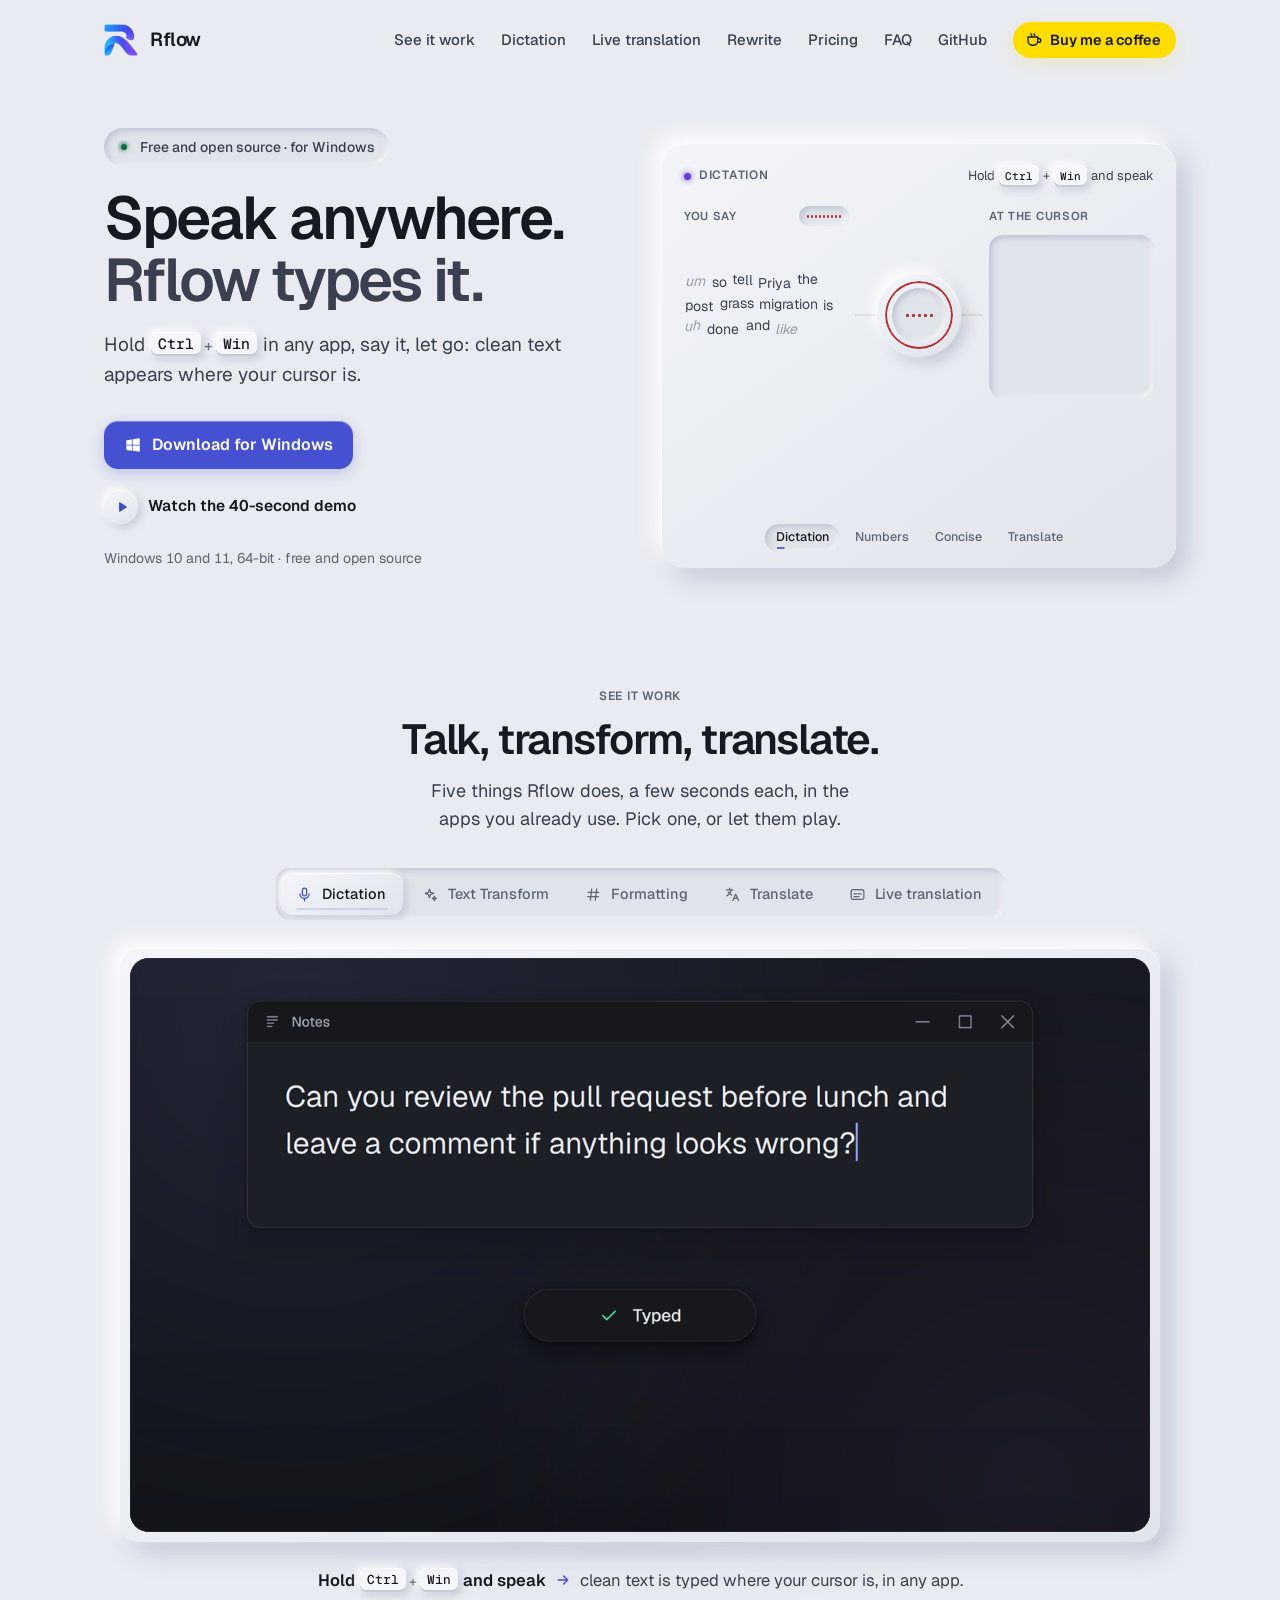
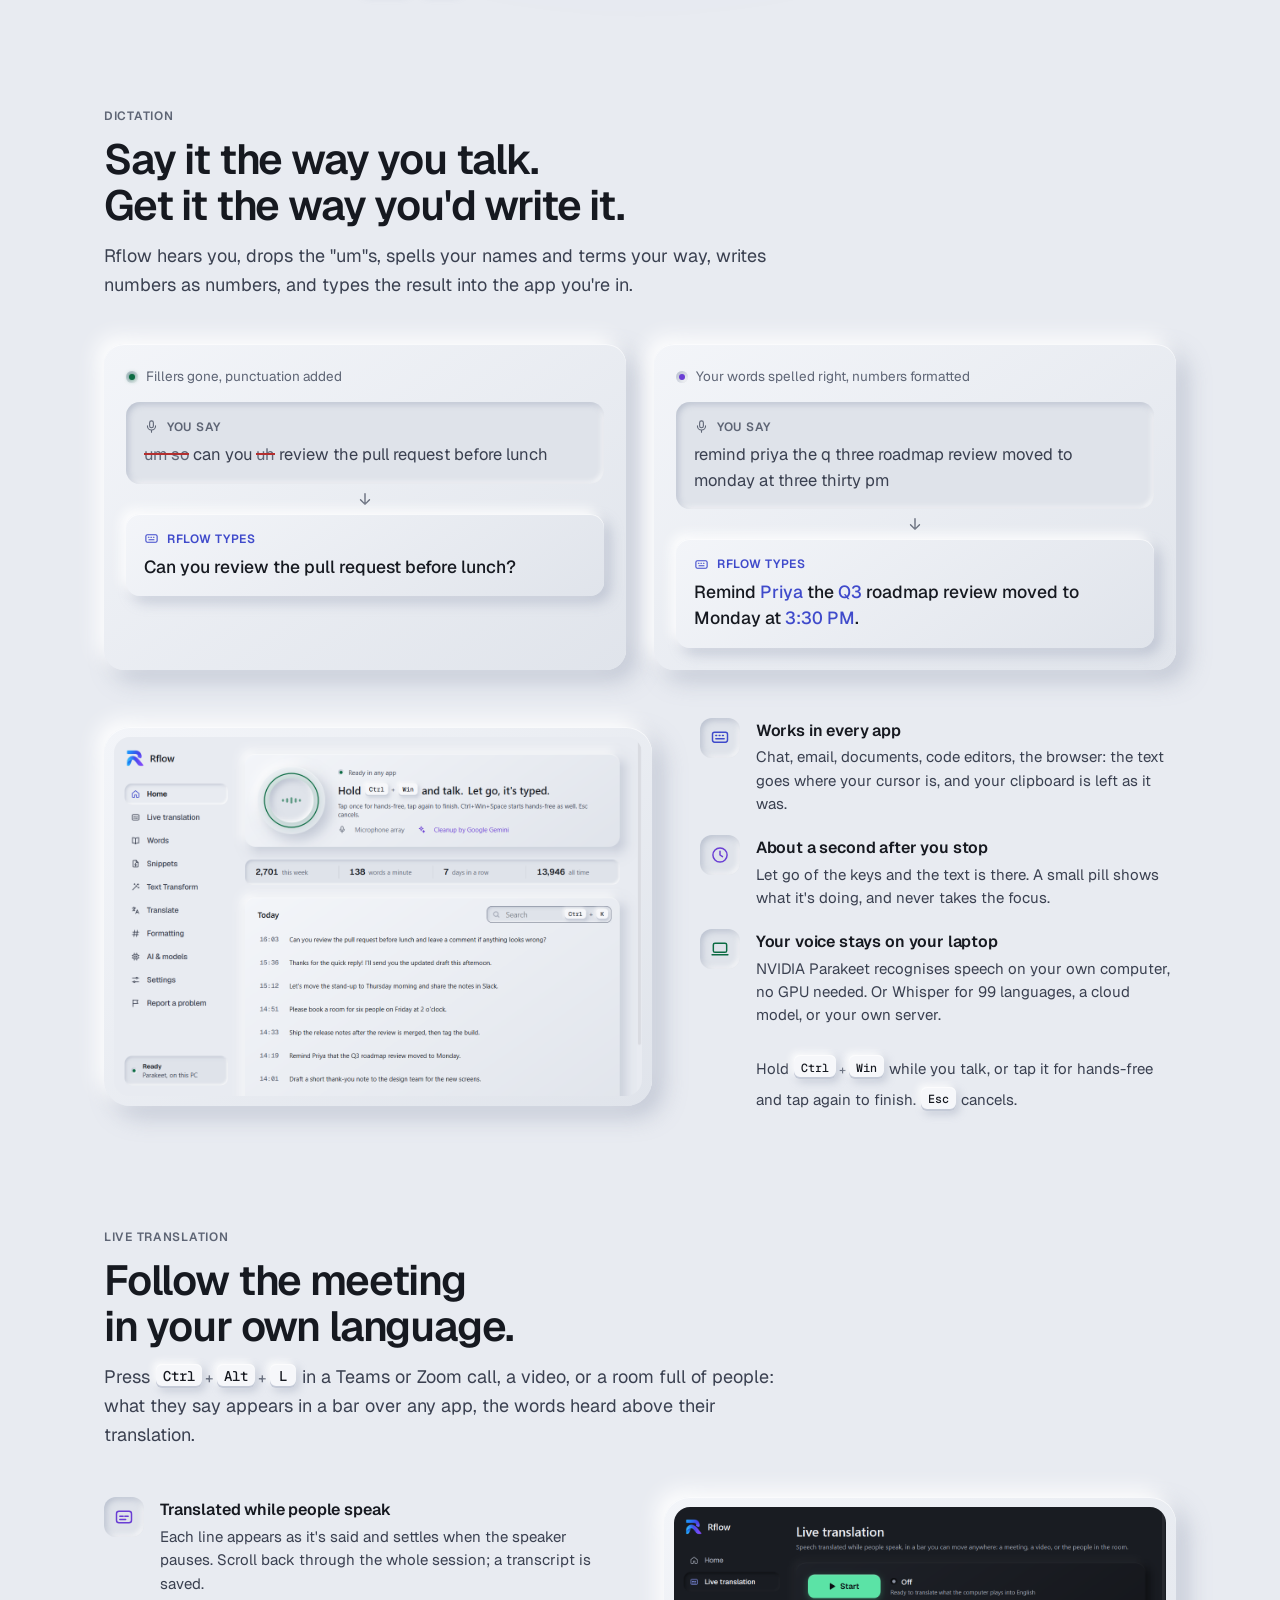
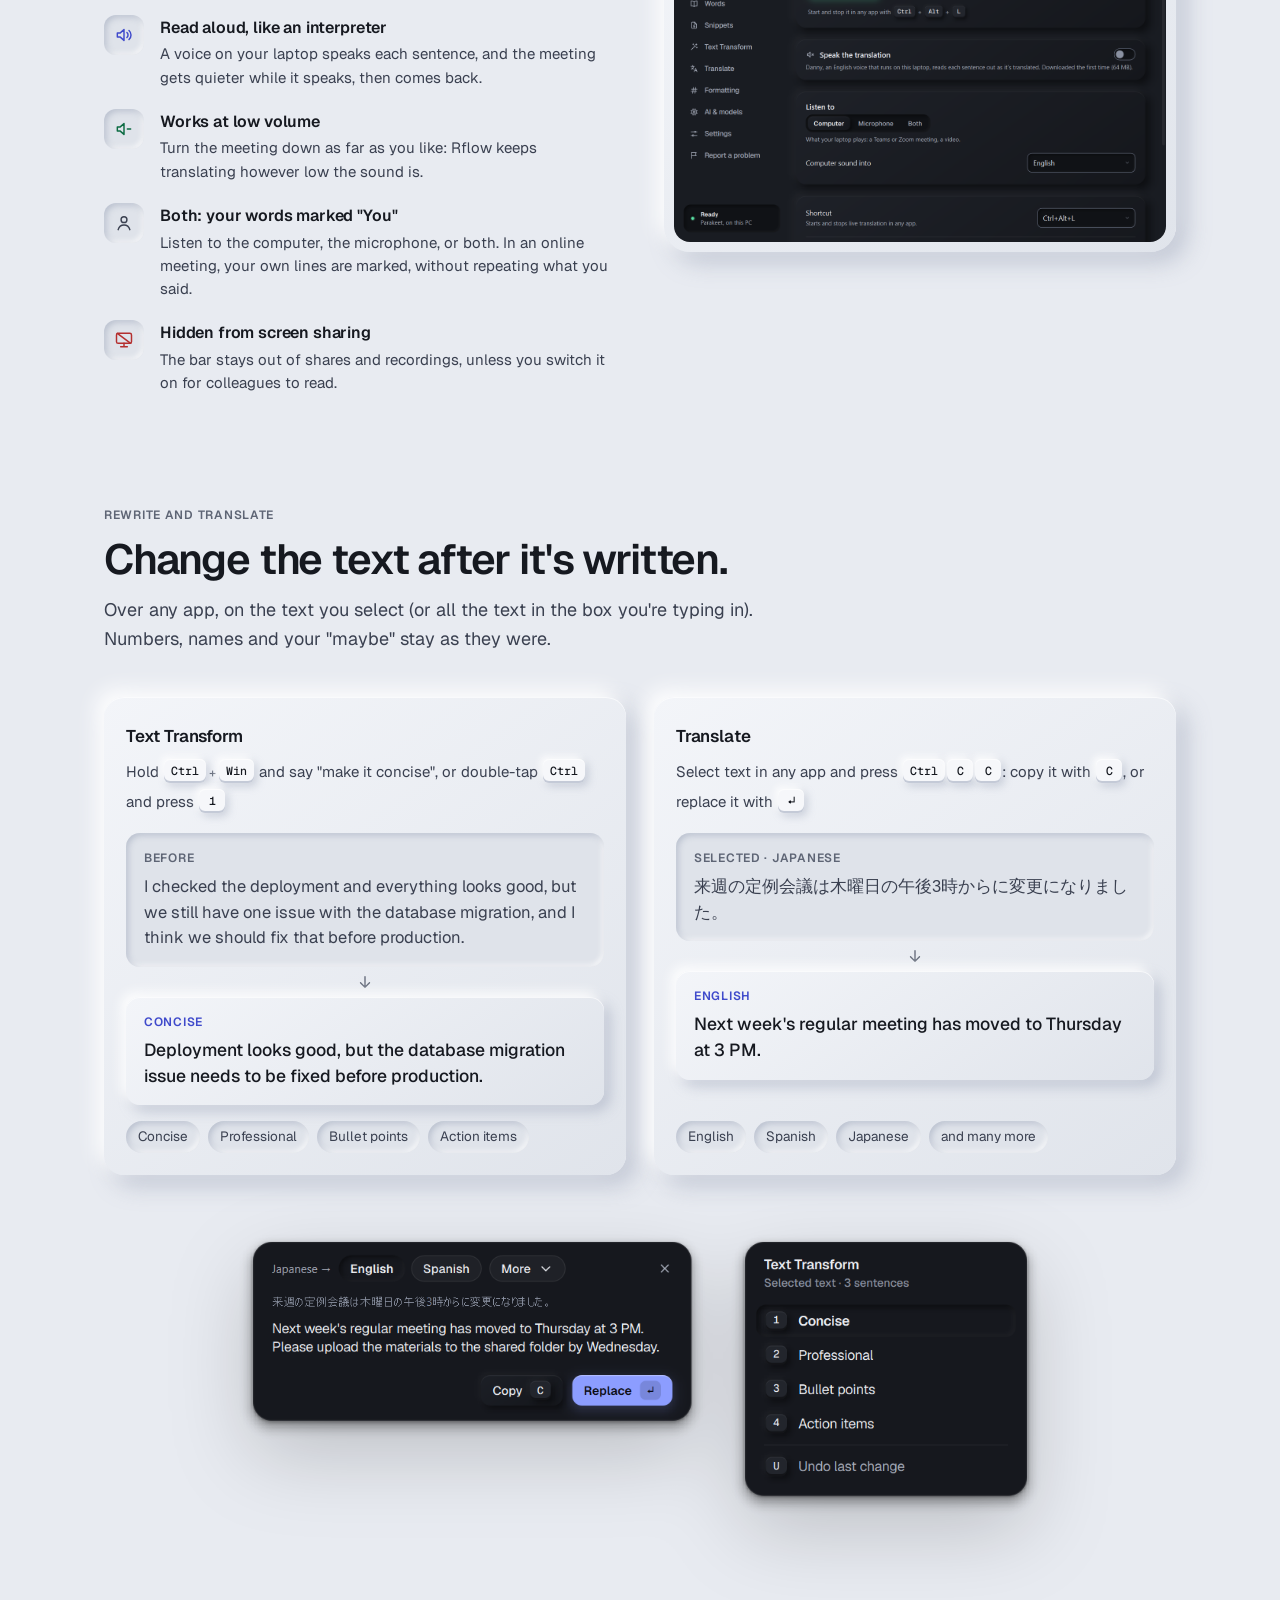
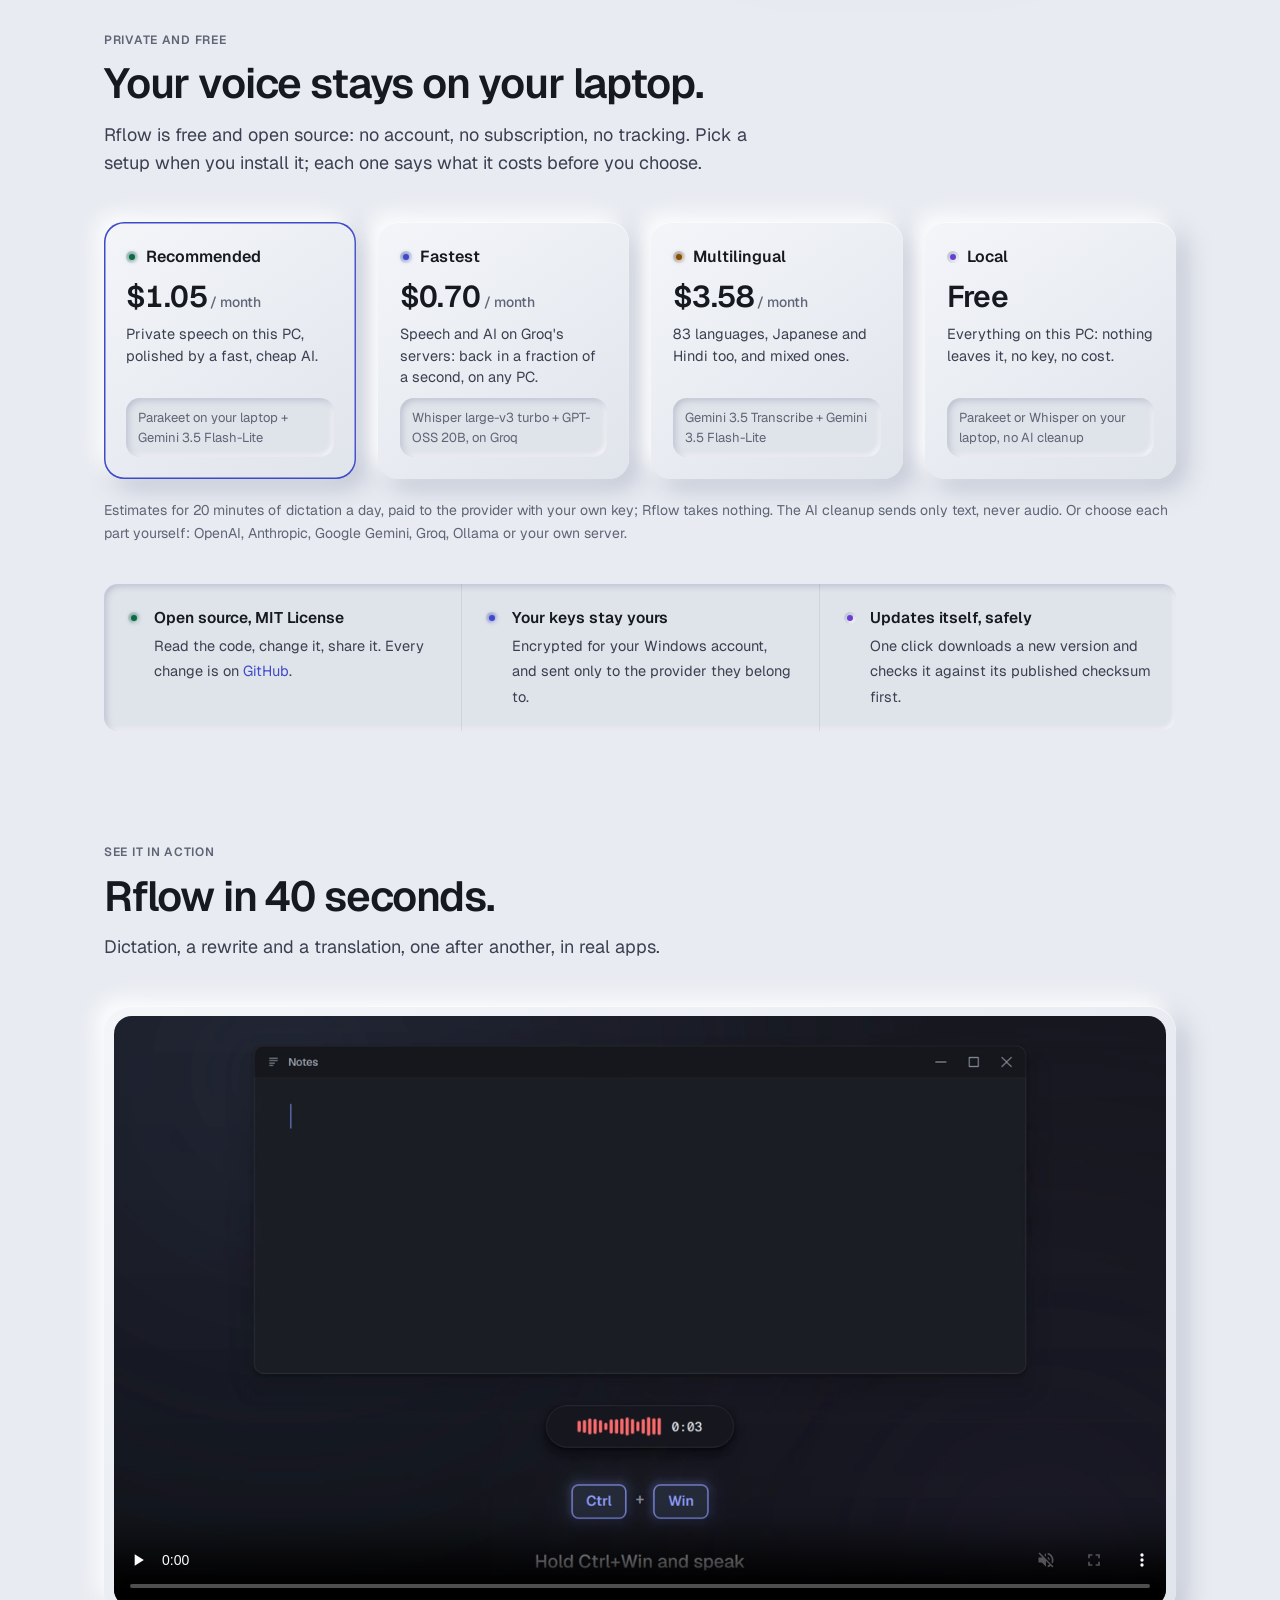
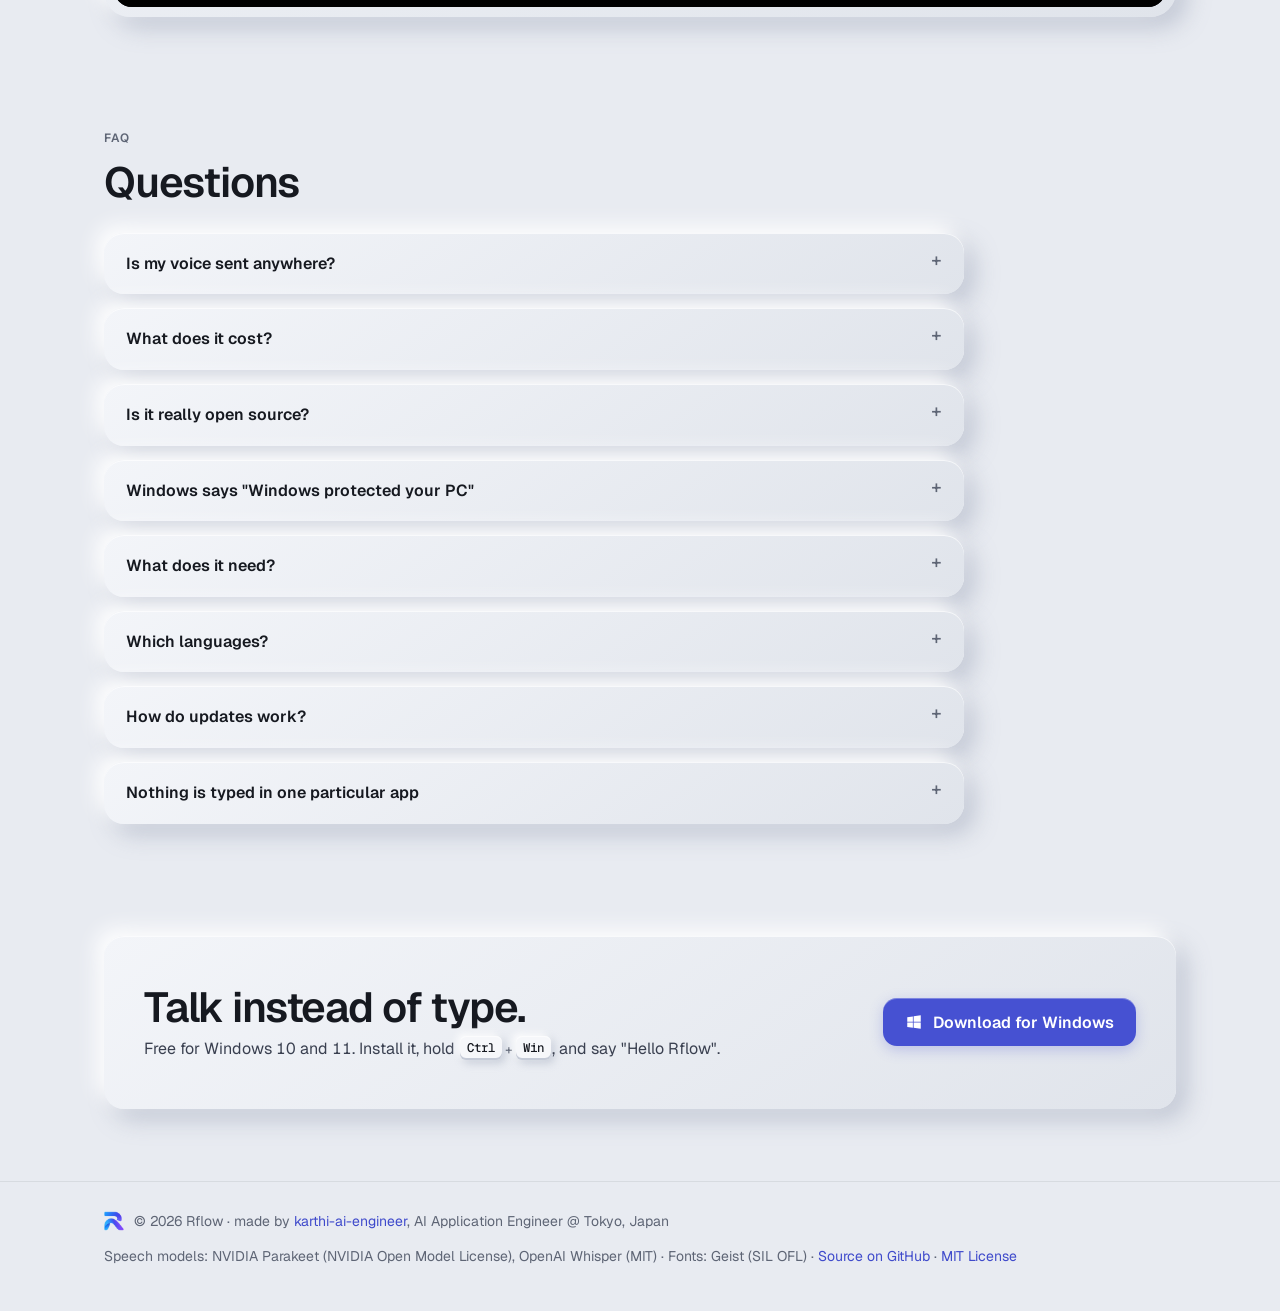
<file: site/index.html>
<!doctype html>
<html lang="en">
<head>
<meta charset="utf-8">
<meta name="viewport" content="width=device-width, initial-scale=1">
<title>Rflow — speak anywhere, it types</title>
<meta name="description" content="Rflow is free, open-source dictation for Windows. Hold Ctrl+Win in any app, speak, let go: clean text is typed where your cursor is. Speech is recognised on your laptop. Live translation for meetings, Text Transform and Translate too.">
<link rel="icon" href="favicon.ico" sizes="any">
<link rel="icon" type="image/png" href="img/logo.png">
<link rel="apple-touch-icon" href="img/touch-icon.png">
<meta property="og:title" content="Rflow — speak anywhere, it types">
<meta property="og:description" content="Free, open-source dictation for Windows: hold Ctrl+Win, speak, and clean text is typed in any app. Speech recognised on your laptop, live translation for meetings.">
<meta property="og:image" content="https://rflow-ai.vercel.app/img/og.png">
<meta property="og:image:width" content="1200">
<meta property="og:image:height" content="630">
<meta name="twitter:card" content="summary_large_image">
<meta name="twitter:image" content="https://rflow-ai.vercel.app/img/og.png">
<meta name="theme-color" content="#191C22">
<link rel="preconnect" href="https://fonts.googleapis.com">
<link rel="preconnect" href="https://fonts.gstatic.com" crossorigin>
<link href="https://fonts.googleapis.com/css2?family=Geist:wght@400;500;600;700&family=Geist+Mono:wght@500;600&display=swap" rel="stylesheet">
<link rel="stylesheet" href="lens.css">
<link rel="stylesheet" href="showcase.css">
<style>
  /* Obsidian Signal, as in the app: one surface colour, depth from light and shadow, one job per colour. */
  :root {
    --base: #191C22; --well: #101216; --cx-a: #1E2128; --cx-b: #15171C; --line: rgba(255,255,255,.06);
    --text: #ECEEF3; --text-2: #A6ACBA; --text-3: #8A91A1; --rim: #6B7386;
    --iris: #8C9DFF; --violet: #B48CFF; --live: #FF6B6B; --ok: #5BE3A6; --warn: #FFC56B;
    --primary: #8C9DFF; --on-primary: #0B0D13; --key: #22252C; --key-lip: rgba(0,0,0,.45); --edge: rgba(255,255,255,.06);
    --sh-1: -6px -6px 16px rgba(255,255,255,.05), 8px 8px 20px rgba(0,0,0,.6);
    --sh-2: -4px -4px 10px rgba(255,255,255,.045), 5px 5px 12px rgba(0,0,0,.55);
    --sh-3: -2px -2px 6px rgba(255,255,255,.04), 3px 3px 7px rgba(0,0,0,.5);
    --in-2: inset 2px 2px 6px rgba(0,0,0,.58), inset -2px -2px 5px rgba(255,255,255,.045);
    --glow: 0 4px 14px rgba(140,157,255,.28);
  }
  @media (prefers-color-scheme: light) {
    :root {
      --base: #E8EBF1; --well: #DFE3EA; --cx-a: #F3F5F9; --cx-b: #E0E4EB; --line: rgba(22,25,32,.08);
      --text: #161920; --text-2: #3A4050; --text-3: #5E6575; --rim: #787F91;
      --iris: #3F4ACB; --violet: #6A3ED4; --live: #B42F2F; --ok: #0B6B42; --warn: #8A4E00;
      --primary: #4651D2; --on-primary: #FFFFFF; --key: #F6F7FA; --key-lip: rgba(136,146,170,.45); --edge: rgba(255,255,255,.7);
      --sh-1: -8px -8px 20px rgba(255,255,255,.95), 10px 10px 24px rgba(136,146,170,.42);
      --sh-2: -5px -5px 12px rgba(255,255,255,.9), 6px 6px 14px rgba(136,146,170,.4);
      --sh-3: -3px -3px 7px rgba(255,255,255,.85), 3px 3px 8px rgba(136,146,170,.38);
      --in-2: inset 2px 2px 6px rgba(136,146,170,.45), inset -2px -2px 5px rgba(255,255,255,.9);
      --glow: 0 4px 14px rgba(70,81,210,.26);
    }
  }
  * { box-sizing: border-box; }
  html { scroll-behavior: smooth; overflow-x: clip; }
  body { margin: 0; background: var(--base); color: var(--text); font: 16px/1.6 "Geist", "Segoe UI Variable", "Segoe UI", system-ui, sans-serif;
         -webkit-font-smoothing: antialiased; font-variant-numeric: tabular-nums; }
  a { color: var(--iris); text-decoration: none; }
  a:hover { text-decoration: underline; }
  img { max-width: 100%; height: auto; }
  .wrap { max-width: 1120px; margin: 0 auto; padding: 0 24px; }
  .card { background: linear-gradient(145deg, var(--cx-a), var(--cx-b)); border-radius: 20px; box-shadow: var(--sh-1), inset 0 1px 0 var(--edge); }
  .tile { background: linear-gradient(145deg, var(--cx-a), var(--cx-b)); border-radius: 14px; box-shadow: var(--sh-2), inset 0 1px 0 var(--edge); }
  .well { background: var(--well); border-radius: 14px; box-shadow: var(--in-2); }
  kbd { display: inline-flex; align-items: center; justify-content: center; min-width: 26px; height: 24px; padding: 0 7px; margin: 0 1px;
        border-radius: 6px; background: var(--key); color: var(--text); font: 500 .78em/1 "Geist Mono", ui-monospace, monospace;
        box-shadow: var(--sh-3), inset 0 -2px 0 var(--key-lip), inset 0 1px 0 var(--edge); vertical-align: 2px; white-space: nowrap; }
  .plus { color: var(--text-3); font: 500 .8em "Geist Mono", monospace; margin: 0 2px; }
  .lamp { display: inline-grid; place-items: center; width: 12px; height: 12px; border-radius: 50%; background: var(--well); box-shadow: var(--in-2); flex: none; }
  .lamp::after { content: ""; width: 6px; height: 6px; border-radius: 50%; background: var(--ok); box-shadow: 0 0 5px var(--ok); }
  .lamp.warn::after { background: var(--warn); box-shadow: 0 0 5px var(--warn); }
  .lamp.live::after { background: var(--live); box-shadow: 0 0 5px var(--live); }
  .lamp.ai::after { background: var(--violet); box-shadow: none; }
  .lamp.iris::after { background: var(--iris); box-shadow: 0 0 5px var(--iris); }
  .nowrap { white-space: nowrap; }
  .caps { font-size: 12px; font-weight: 600; letter-spacing: .06em; text-transform: uppercase; color: var(--text-3); }
  svg.i { width: 20px; height: 20px; fill: none; stroke: currentColor; stroke-width: 1.75; stroke-linecap: round; stroke-linejoin: round; flex: none; }

  header { display: flex; align-items: center; justify-content: space-between; padding: 22px 0; }
  .brand { display: flex; align-items: center; gap: 12px; color: var(--text); font-weight: 600; font-size: 19px; letter-spacing: -.02em; }
  .brand:hover { text-decoration: none; }
  .mark { width: 34px; height: 34px; display: block; }  /* the logo: the blue-to-violet ribbon "R" */
  nav { display: flex; align-items: center; gap: 26px; }
  nav a { color: var(--text-2); font-size: 15px; font-weight: 500; }
  nav a:hover { color: var(--text); text-decoration: none; }
  /* the owner's "Buy me a coffee", the same link as on their GitHub profile */
  nav a.coffee { display: inline-flex; align-items: center; gap: 7px; height: 36px; padding: 0 15px 0 12px;
    border-radius: 999px; background: #FFDD00; color: #1A1A1A; font-weight: 600; font-size: 14.5px;
    box-shadow: 0 6px 18px rgba(255, 221, 0, .18); transition: transform .2s, box-shadow .2s; }
  nav a.coffee:hover { color: #1A1A1A; transform: translateY(-1px); box-shadow: 0 8px 22px rgba(255, 221, 0, .28); }
  nav a.coffee:focus-visible { outline: 2px solid var(--iris); outline-offset: 3px; }
  nav a.coffee svg { width: 18px; height: 18px; fill: none; stroke: currentColor; stroke-width: 1.8;
    stroke-linecap: round; stroke-linejoin: round; }
  nav a.coffee .short { display: none; }

  .button { display: inline-flex; align-items: center; gap: 10px; height: 48px; padding: 0 22px; border-radius: 14px; font-weight: 600; font-size: 16px;
            color: var(--text); background: linear-gradient(145deg, var(--cx-a), var(--cx-b)); box-shadow: var(--sh-3), inset 0 1px 0 var(--edge); }
  .button:hover { text-decoration: none; filter: brightness(1.06); }
  .button.primary { background: var(--primary); color: var(--on-primary); box-shadow: var(--glow), inset 0 1px 0 rgba(255,255,255,.3); }

  /* Hero: the words on the left, the lens (lens.js, its own files) on the right */
  .hero { display: grid; grid-template-columns: minmax(0, 1fr) minmax(320px, 1fr); gap: 44px; align-items: center; padding: 48px 0 40px; }
  .hero-lens { min-width: 0; max-width: 620px; width: 100%; justify-self: end; }
  .eyebrow { display: inline-flex; align-items: center; gap: 10px; color: var(--text-2); font-size: 14px; font-weight: 500;
             padding: 8px 14px; border-radius: 999px; }
  h1 { font-size: clamp(40px, 5.2vw, 60px); line-height: 1.03; letter-spacing: -.035em; font-weight: 600; margin: 22px 0 18px; }
  h1 .soft { color: var(--text-2); }
  .lead { font-size: 19px; line-height: 1.6; color: var(--text-2); margin: 0 0 30px; max-width: 30em; }
  .cta { display: flex; flex-wrap: wrap; align-items: center; gap: 14px; }
  .release { color: var(--text-3); font-size: 14px; margin-top: 16px; }

  section { padding: 112px 0 0; scroll-margin-top: 12px; }
  h2 { font-size: clamp(28px, 3.8vw, 42px); line-height: 1.1; letter-spacing: -.028em; font-weight: 600; margin: 10px 0 14px; }
  h3 { margin: 0 0 6px; font-size: 17px; font-weight: 600; letter-spacing: -.01em; }
  .sub { color: var(--text-2); font-size: 18px; margin: 0 0 44px; max-width: 38em; }
  .two { display: grid; grid-template-columns: 1fr 1fr; gap: 48px; align-items: center; }
  .frame { padding: 10px; border-radius: 26px; }
  .shot { display: block; width: 100%; border-radius: 16px; }

  /* Before and after: what you say (or select), then what Rflow gives you */
  .example { padding: 22px; }
  .example .tag { display: flex; align-items: center; gap: 8px; margin-bottom: 14px; color: var(--text-3); font-size: 13.5px; }
  .said { padding: 16px 18px; color: var(--text-2); font-size: 16.5px; line-height: 1.55; }
  .said .who, .typed .who { display: flex; align-items: center; gap: 8px; margin-bottom: 6px; }
  .said .who svg, .typed .who svg { width: 15px; height: 15px; }
  .typed { padding: 16px 18px; font-size: 17.5px; line-height: 1.5; font-weight: 500; }
  .typed .who { color: var(--iris); }
  .gone { color: var(--text-3); text-decoration: line-through; text-decoration-color: var(--live); text-decoration-thickness: 1.5px; }
  .fixed { color: var(--iris); }
  .arrow { display: grid; place-items: center; height: 30px; color: var(--text-3); }
  .arrow svg { width: 18px; height: 18px; }
  [lang="ja"] { font-family: "Yu Gothic UI", "Meiryo", "Hiragino Sans", "Noto Sans JP", sans-serif; }

  .points { display: grid; grid-template-columns: repeat(3, 1fr); gap: 0; margin-top: 40px; }
  .points > div { display: flex; gap: 14px; align-items: flex-start; padding: 22px 24px; }
  .points > div + div { border-left: 1px solid var(--line); }
  .points b { display: block; font-weight: 600; font-size: 15.5px; margin-bottom: 2px; }
  .points span { color: var(--text-2); font-size: 14.5px; line-height: 1.5; }
  .points .lamp { margin-top: 6px; }
  .keys-line { margin: 26px 0 0 56px; color: var(--text-2); font-size: 15px; line-height: 2.1; }

  /* What a feature does, point by point (its clip plays in "See it work") */
  .list { display: grid; gap: 20px; margin: 0; padding: 0; list-style: none; }
  .list li { display: flex; gap: 16px; align-items: flex-start; }
  .list .icon { width: 40px; height: 40px; border-radius: 12px; display: grid; place-items: center; color: var(--text-2); flex: none; }
  .list .icon.iris { color: var(--iris); } .list .icon.violet { color: var(--violet); } .list .icon.ok { color: var(--ok); } .list .icon.live { color: var(--live); }
  .list p { margin: 0; color: var(--text-2); font-size: 15px; line-height: 1.55; }
  .list h3 { margin: 0 0 2px; font-size: 16px; }
  .live-grid { margin-top: 48px; align-items: start; }
  .after-pair { margin-top: 48px; grid-template-columns: 1.15fr 1fr; }

  /* Two examples side by side (dictation, rewrite and translate) */
  .pair { display: grid; grid-template-columns: 1fr 1fr; gap: 28px; }
  .pair .example { display: flex; flex-direction: column; }
  .pair .chips { margin-top: auto; padding-top: 16px; }
  .how { margin: 0 0 16px; color: var(--text-2); font-size: 15px; line-height: 2; }
  .how h3 { margin-bottom: 4px; color: var(--text); }
  .chips { display: flex; flex-wrap: wrap; gap: 8px; }
  .chip { padding: 5px 12px; border-radius: 999px; font-size: 13.5px; color: var(--text-2); }
  .popups { display: block; width: 100%; max-width: 820px; margin: 44px auto 0; filter: drop-shadow(0 30px 40px rgba(0,0,0,.18)); }

  /* Private and free: the setups and what they cost */
  .setups { display: grid; grid-template-columns: repeat(4, 1fr); gap: 22px; }
  .setup { padding: 22px; display: flex; flex-direction: column; gap: 10px; }
  .setup .price { font-size: 30px; font-weight: 600; letter-spacing: -.02em; line-height: 1.1; }
  .setup .price small { font-size: 14px; font-weight: 500; color: var(--text-3); letter-spacing: 0; }
  .setup .name { display: flex; align-items: center; gap: 8px; font-weight: 600; }
  .setup p { margin: 0; color: var(--text-2); font-size: 14.5px; line-height: 1.5; }
  .setup .parts { margin-top: auto; padding: 10px 12px; font-size: 13px; color: var(--text-3); line-height: 1.5; }
  .setup.first { box-shadow: var(--sh-1), inset 0 0 0 1.5px var(--iris); }
  .note { color: var(--text-3); font-size: 14px; margin: 20px 0 0; }
  .trust { margin-top: 40px; }

  /* See it in action */
  .video { padding: 10px; border-radius: 26px; }
  .video video { display: block; width: 100%; aspect-ratio: 16 / 9; border-radius: 18px; background: var(--well); }

  details { padding: 18px 22px; margin-bottom: 14px; }
  summary { cursor: pointer; font-weight: 600; list-style: none; display: flex; justify-content: space-between; gap: 16px; }
  summary::-webkit-details-marker { display: none; }
  summary::after { content: "+"; color: var(--text-3); font: 500 18px/1 "Geist Mono", monospace; }
  details[open] summary::after { content: "–"; }
  details p { color: var(--text-2); margin: 12px 0 0; }
  .faq { max-width: 860px; margin-top: 28px; }

  .final { margin-top: 112px; padding: 48px 40px; display: flex; flex-wrap: wrap; align-items: center; justify-content: space-between; gap: 28px; }
  .final h2 { margin: 0 0 6px; }
  .final p { margin: 0; color: var(--text-2); }
  footer { margin-top: 72px; padding: 28px 0 44px; border-top: 1px solid var(--line); color: var(--text-3); font-size: 14px; }
  footer .wrap { display: flex; flex-wrap: wrap; justify-content: space-between; gap: 12px; }
  .foot-mark { vertical-align: -5px; margin-right: 10px; }

  @media (max-width: 960px) {
    .setups { grid-template-columns: 1fr 1fr; }
  }
  @media (max-width: 900px) {
    .hero, .two, .pair { grid-template-columns: 1fr; gap: 36px; }
    .hero { padding-top: 20px; }
    .hero-lens { max-width: none; justify-self: stretch; }
    .points { grid-template-columns: 1fr; }
    .points > div + div { border-left: 0; border-top: 1px solid var(--line); }
    nav a:not(.keep) { display: none; }
    nav { gap: 16px; }
    nav a.coffee .long { display: none; }  /* phones: "Coffee" alone, with its cup */
    nav a.coffee .short { display: inline; }
    section { padding-top: 88px; }
    .final { margin-top: 88px; padding: 36px 28px; }
  }
  @media (max-width: 560px) {
    .wrap { padding: 0 16px; }
    .setups { grid-template-columns: 1fr; }
    .button { height: 46px; }
    .lead { font-size: 17.5px; }
    .sub { font-size: 16.5px; margin-bottom: 32px; }
    .example, .setup { padding: 18px; }
    .said, .typed { padding: 14px 15px; }
    .final { padding: 30px 20px; }
    .popups { display: none; }  /* too small to read on a phone: the cards above say the same */
  }
</style>
</head>
<body>
<div class="wrap">
  <header>
    <a class="brand" href="#"><img class="mark" src="img/logo.png" width="34" height="34" alt="">Rflow</a>
    <nav><a href="#see">See it work</a><a href="#dictation">Dictation</a><a href="#live">Live translation</a><a href="#rewrite">Rewrite</a><a href="#private">Pricing</a><a href="#faq">FAQ</a>
      <a class="keep" href="https://github.com/karthi-ai-engineer/rflow-ai">GitHub</a>
      <a class="keep coffee" href="https://buymeacoffee.com/karthiaienq" target="_blank" rel="noopener"><svg viewBox="0 0 24 24" aria-hidden="true"><path d="M4 8h13v5a6 6 0 0 1-6 6h-1a6 6 0 0 1-6-6V8Z"/><path d="M17 10h1.5a2.5 2.5 0 0 1 0 5H17M8 3.5c0 1 1 1.5 1 2.5M12 3.5c0 1 1 1.5 1 2.5"/></svg><span class="long">Buy me a coffee</span><span class="short">Coffee</span></a></nav>
  </header>

  <div class="hero">
    <div>
      <span class="eyebrow well"><span class="lamp"></span>Free and open source · for Windows</span>
      <h1>Speak anywhere.<br><span class="soft">Rflow types it.</span></h1>
      <p class="lead">Hold <kbd>Ctrl</kbd><span class="plus">+</span><kbd>Win</kbd> in any app, say it, let go: clean text appears where your cursor is.</p>
      <div class="cta">
        <a class="button primary" id="download" href="https://github.com/karthi-ai-engineer/rflow-ai/releases/latest/download/Rflow-Setup.exe">
          <svg width="18" height="18" viewBox="0 0 24 24" fill="currentColor" aria-hidden="true"><path d="M3 5.5 10.5 4.5v7H3v-6Zm0 13 7.5 1v-7H3v6Zm8.5 1.1L21 21v-8.5h-9.5v7.1Zm0-15.2v7.1H21V3l-9.5 1.4Z"/></svg>
          Download for Windows</a>
        <a class="button watch" href="#demo" data-watch aria-haspopup="dialog"><span class="play" aria-hidden="true"><svg viewBox="0 0 24 24"><path d="M7 4.8v14.4a1 1 0 0 0 1.5.9l11.3-7.2a1 1 0 0 0 0-1.7L8.5 3.9A1 1 0 0 0 7 4.8Z"/></svg></span>Watch the 40-second demo</a>
      </div>
      <p class="release" id="release">Windows 10 and 11, 64-bit · free and open source</p>
    </div>
    <div class="hero-lens">
      <div id="lens" class="lens" role="img" aria-label="Rflow turns what you say into clean text: fillers removed, your words spelled right, numbers formatted, names kept."></div>
    </div>
  </div>
</div>

<section id="see" class="showcase">
  <div class="wrap">
    <div class="sc-head">
      <div class="caps">See it work</div>
      <h2>Talk, transform, translate.</h2>
      <p class="sub">Five things Rflow does, a few seconds each, in the apps you already use. Pick one, or let them play.</p>
    </div>
    <div class="sc" data-showcase>
      <div class="sc-tabs well" role="tablist" aria-label="Rflow's features">
        <button class="sc-tab" role="tab" type="button" id="sc-tab-dictation" aria-controls="sc-panel" aria-selected="true">
          <svg viewBox="0 0 24 24" aria-hidden="true"><rect x="9" y="3" width="6" height="11" rx="3"/><path d="M5.5 11a6.5 6.5 0 0 0 13 0M12 17.5V21"/></svg>Dictation<span class="bar"><span></span></span></button>
        <button class="sc-tab" role="tab" type="button" id="sc-tab-transform" aria-controls="sc-panel" aria-selected="false" tabindex="-1">
          <svg viewBox="0 0 24 24" aria-hidden="true"><path d="M10.5 4.5 12 9l4.5 1.5L12 12l-1.5 4.5L9 12l-4.5-1.5L9 9z"/><path d="M17.5 14.5l.8 2.2 2.2.8-2.2.8-.8 2.2-.8-2.2-2.2-.8 2.2-.8z"/></svg>Text Transform<span class="bar"><span></span></span></button>
        <button class="sc-tab" role="tab" type="button" id="sc-tab-formatting" aria-controls="sc-panel" aria-selected="false" tabindex="-1">
          <svg viewBox="0 0 24 24" aria-hidden="true"><path d="M9.5 4 7.5 20M16.5 4l-2 16M4.5 9h15M4 15h15"/></svg>Formatting<span class="bar"><span></span></span></button>
        <button class="sc-tab" role="tab" type="button" id="sc-tab-translate" aria-controls="sc-panel" aria-selected="false" tabindex="-1">
          <svg viewBox="0 0 24 24" aria-hidden="true"><path d="M3.5 5.5h9M8 3.5v2M10.5 5.5c-.9 3.8-3.3 6.8-6.5 8.3M6 8.5c1.2 2 2.9 3.5 4.8 4.4"/><path d="M12.5 20.5l4-9 4 9M13.9 17.5h5.2"/></svg>Translate<span class="bar"><span></span></span></button>
        <button class="sc-tab" role="tab" type="button" id="sc-tab-live" aria-controls="sc-panel" aria-selected="false" tabindex="-1">
          <svg viewBox="0 0 24 24" aria-hidden="true"><rect x="3" y="5" width="18" height="14" rx="3"/><path d="M7 11h4M13 11h4M7 15h7"/></svg>Live translation<span class="bar"><span></span></span></button>
      </div>
      <div class="card sc-player" id="sc-panel" role="tabpanel" aria-labelledby="sc-tab-dictation" aria-describedby="sc-cap-dictation">
        <div class="sc-screen">
          <video class="on" width="1920" height="1080" muted playsinline preload="none" poster="img/clip-dictation-poster.png" data-src="media/clip-dictation.mp4"></video>
          <video width="1920" height="1080" muted playsinline preload="none" data-poster="img/clip-transform-poster.png" data-src="media/clip-transform.mp4"></video>
          <video width="1920" height="1080" muted playsinline preload="none" data-poster="img/clip-formatting-poster.png" data-src="media/clip-formatting.mp4"></video>
          <video width="1920" height="1080" muted playsinline preload="none" data-poster="img/clip-translate-poster.png" data-src="media/clip-translate.mp4"></video>
          <video width="1920" height="1080" muted playsinline preload="none" data-poster="img/clip-live-poster.png" data-src="media/clip-live.mp4"></video>
          <button class="sc-play" type="button" aria-label="Play the clip" hidden><svg viewBox="0 0 24 24" aria-hidden="true"><path d="M7 4.8v14.4a1 1 0 0 0 1.5.9l11.3-7.2a1 1 0 0 0 0-1.7L8.5 3.9A1 1 0 0 0 7 4.8Z"/></svg></button>
          <button class="sc-toggle" type="button" aria-label="Pause the clips"><svg viewBox="0 0 24 24" aria-hidden="true"><rect x="6" y="4.5" width="4" height="15" rx="1.2"/><rect x="14" y="4.5" width="4" height="15" rx="1.2"/></svg></button>
        </div>
      </div>
      <div class="sc-caps">
        <p class="sc-cap on" id="sc-cap-dictation"><b>Hold <kbd>Ctrl</kbd><span class="plus">+</span><kbd>Win</kbd> and speak</b><svg class="to" viewBox="0 0 24 24" role="img" aria-label="then"><path d="M5 12h14M13 6l6 6-6 6"/></svg>clean text is typed where your cursor is, in any app.</p>
        <p class="sc-cap" id="sc-cap-transform"><b>Say "make it concise" or "bullet points"</b><svg class="to" viewBox="0 0 24 24" role="img" aria-label="then"><path d="M5 12h14M13 6l6 6-6 6"/></svg>the selected text is rewritten in place.</p>
        <p class="sc-cap" id="sc-cap-formatting"><b>Say "three thirty pm" or "twenty five percent"</b><svg class="to" viewBox="0 0 24 24" role="img" aria-label="then"><path d="M5 12h14M13 6l6 6-6 6"/></svg>Rflow writes 3:30 PM and 25%.</p>
        <p class="sc-cap" id="sc-cap-translate"><b>Select text and press <span class="nowrap"><kbd>Ctrl</kbd><kbd>C</kbd><kbd>C</kbd></span></b><svg class="to" viewBox="0 0 24 24" role="img" aria-label="then"><path d="M5 12h14M13 6l6 6-6 6"/></svg>the translation pops up: copy it, or replace the text.</p>
        <p class="sc-cap" id="sc-cap-live"><b>Press <kbd>Ctrl</kbd><span class="plus">+</span><kbd>Alt</kbd><span class="plus">+</span><kbd>L</kbd> in a meeting</b><svg class="to" viewBox="0 0 24 24" role="img" aria-label="then"><path d="M5 12h14M13 6l6 6-6 6"/></svg>each line is translated as people speak, and read aloud.</p>
      </div>
    </div>
  </div>
</section>

<section id="dictation">
  <div class="wrap">
    <div class="caps">Dictation</div>
    <h2>Say it the way you talk.<br>Get it the way you'd write it.</h2>
    <p class="sub">Rflow hears you, drops the "um"s, spells your names and terms your way, writes numbers as numbers, and types
      the result into the app you're in.</p>
    <div class="pair">
      <div class="card example">
        <div class="tag"><span class="lamp"></span>Fillers gone, punctuation added</div>
        <div class="well said"><div class="who caps"><svg class="i" viewBox="0 0 24 24" aria-hidden="true"><rect x="9" y="3" width="6" height="11" rx="3"/><path d="M5.5 11a6.5 6.5 0 0 0 13 0M12 17.5V21"/></svg>You say</div>
          <span class="gone">um so</span> can you <span class="gone">uh</span> review the pull request before lunch</div>
        <div class="arrow" aria-hidden="true"><svg class="i" viewBox="0 0 24 24"><path d="M12 5v14M6 13l6 6 6-6"/></svg></div>
        <div class="tile typed"><div class="who caps"><svg class="i" viewBox="0 0 24 24" aria-hidden="true"><rect x="3" y="6" width="18" height="12" rx="2.5"/><path d="M7 10h1M11 10h1M15 10h1M8 14h8"/></svg>Rflow types</div>
          Can you review the pull request before lunch?</div>
      </div>
      <div class="card example">
        <div class="tag"><span class="lamp ai"></span>Your words spelled right, numbers formatted</div>
        <div class="well said"><div class="who caps"><svg class="i" viewBox="0 0 24 24" aria-hidden="true"><rect x="9" y="3" width="6" height="11" rx="3"/><path d="M5.5 11a6.5 6.5 0 0 0 13 0M12 17.5V21"/></svg>You say</div>
          remind priya the q three roadmap review moved to monday at three thirty pm</div>
        <div class="arrow" aria-hidden="true"><svg class="i" viewBox="0 0 24 24"><path d="M12 5v14M6 13l6 6 6-6"/></svg></div>
        <div class="tile typed"><div class="who caps"><svg class="i" viewBox="0 0 24 24" aria-hidden="true"><rect x="3" y="6" width="18" height="12" rx="2.5"/><path d="M7 10h1M11 10h1M15 10h1M8 14h8"/></svg>Rflow types</div>
          Remind <span class="fixed">Priya</span> the <span class="fixed">Q3</span> roadmap review moved to Monday at <span class="fixed">3:30 PM</span>.</div>
      </div>
    </div>
    <div class="two after-pair">
      <div class="card frame"><picture><source srcset="img/app-light.png" media="(prefers-color-scheme: light)"><img class="shot" src="img/app.png" width="1250" height="850" loading="lazy" alt="Rflow's Home: the voice orb, how to dictate with keycaps, your stats and your recent dictations"></picture></div>
      <div>
        <ul class="list">
          <li><span class="icon well iris"><svg class="i" viewBox="0 0 24 24"><rect x="3" y="5" width="18" height="12" rx="2.5"/><path d="M7 9h1M11 9h1M15 9h1M7 13h10"/></svg></span>
            <div><h3>Works in every app</h3><p>Chat, email, documents, code editors, the browser: the text goes where your cursor is, and your clipboard is left as it was.</p></div></li>
          <li><span class="icon well violet"><svg class="i" viewBox="0 0 24 24"><circle cx="12" cy="12" r="8.5"/><path d="M12 7.5V12l3 2"/></svg></span>
            <div><h3>About a second after you stop</h3><p>Let go of the keys and the text is there. A small pill shows what it's doing, and never takes the focus.</p></div></li>
          <li><span class="icon well ok"><svg class="i" viewBox="0 0 24 24"><rect x="4" y="5" width="16" height="11" rx="2"/><path d="M2.5 19h19"/></svg></span>
            <div><h3>Your voice stays on your laptop</h3><p>NVIDIA Parakeet recognises speech on your own computer, no GPU needed. Or Whisper for 99 languages, a cloud model, or your own server.</p></div></li>
        </ul>
        <p class="keys-line">Hold <kbd>Ctrl</kbd><span class="plus">+</span><kbd>Win</kbd> while you talk, or tap it for hands-free and tap again to finish.
          <kbd>Esc</kbd> cancels.</p>
      </div>
    </div>
  </div>
</section>

<section id="live">
  <div class="wrap">
    <div class="caps">Live translation</div>
    <h2>Follow the meeting<br>in your own language.</h2>
    <p class="sub">Press <kbd>Ctrl</kbd><span class="plus">+</span><kbd>Alt</kbd><span class="plus">+</span><kbd>L</kbd> in a Teams or Zoom call, a video, or a room full of
      people: what they say appears in a bar over any app, the words heard above their translation.</p>
    <div class="two live-grid">
      <ul class="list">
        <li><span class="icon well violet"><svg class="i" viewBox="0 0 24 24"><rect x="3" y="5" width="18" height="14" rx="3"/><path d="M7 11h4M13 11h4M7 15h7"/></svg></span>
          <div><h3>Translated while people speak</h3><p>Each line appears as it's said and settles when the speaker pauses. Scroll back through the whole session; a transcript is saved.</p></div></li>
        <li><span class="icon well iris"><svg class="i" viewBox="0 0 24 24"><path d="M4 9.5h3.5L12 5.5v13l-4.5-4H4z"/><path d="M15.5 9a4 4 0 0 1 0 6M18 6.5a7.5 7.5 0 0 1 0 11"/></svg></span>
          <div><h3>Read aloud, like an interpreter</h3><p>A voice on your laptop speaks each sentence, and the meeting gets quieter while it speaks, then comes back.</p></div></li>
        <li><span class="icon well ok"><svg class="i" viewBox="0 0 24 24"><path d="M4 9.5h3.5L12 5.5v13l-4.5-4H4z"/><path d="M16 12h4"/></svg></span>
          <div><h3>Works at low volume</h3><p>Turn the meeting down as far as you like: Rflow keeps translating however low the sound is.</p></div></li>
        <li><span class="icon well"><svg class="i" viewBox="0 0 24 24"><circle cx="12" cy="8" r="3.5"/><path d="M5 20c1-3.5 3.7-5.5 7-5.5s6 2 7 5.5"/></svg></span>
          <div><h3>Both: your words marked "You"</h3><p>Listen to the computer, the microphone, or both. In an online meeting, your own lines are marked, without repeating what you said.</p></div></li>
        <li><span class="icon well live"><svg class="i" viewBox="0 0 24 24"><rect x="3" y="4" width="18" height="12" rx="2"/><path d="M8 20h8M12 16v4M4 4l16 12"/></svg></span>
          <div><h3>Hidden from screen sharing</h3><p>The bar stays out of shares and recordings, unless you switch it on for colleagues to read.</p></div></li>
      </ul>
      <div class="card frame"><img class="shot" src="img/live.png" width="1250" height="850" loading="lazy" alt="Rflow's Live translation section: a big Start button, Speak the translation, and what to listen to: Computer, Microphone or Both"></div>
    </div>
  </div>
</section>

<section id="rewrite">
  <div class="wrap">
    <div class="caps">Rewrite and translate</div>
    <h2>Change the text after it's written.</h2>
    <p class="sub">Over any app, on the text you select (or all the text in the box you're typing in). Numbers, names and your "maybe" stay as they were.</p>
    <div class="pair">
      <div class="card example">
        <div class="how"><h3>Text Transform</h3>Hold <kbd>Ctrl</kbd><span class="plus">+</span><kbd>Win</kbd> and say "make it concise", or double-tap <kbd>Ctrl</kbd> and press <kbd>1</kbd></div>
        <div class="well said"><div class="who caps">Before</div>
          I checked the deployment and everything looks good, but we still have one issue with the database migration, and I think we should fix that before production.</div>
        <div class="arrow" aria-hidden="true"><svg class="i" viewBox="0 0 24 24"><path d="M12 5v14M6 13l6 6 6-6"/></svg></div>
        <div class="tile typed"><div class="who caps">Concise</div>
          Deployment looks good, but the database migration issue needs to be fixed before production.</div>
        <div class="chips"><span class="chip well">Concise</span><span class="chip well">Professional</span><span class="chip well">Bullet points</span><span class="chip well">Action items</span></div>
      </div>
      <div class="card example">
        <div class="how"><h3>Translate</h3>Select text in any app and press <span class="nowrap"><kbd>Ctrl</kbd><kbd>C</kbd><kbd>C</kbd></span>: copy it with <kbd>C</kbd>, or replace it with <kbd>↵</kbd></div>
        <div class="well said"><div class="who caps">Selected · Japanese</div>
          <span lang="ja">来週の定例会議は木曜日の午後3時からに変更になりました。</span></div>
        <div class="arrow" aria-hidden="true"><svg class="i" viewBox="0 0 24 24"><path d="M12 5v14M6 13l6 6 6-6"/></svg></div>
        <div class="tile typed"><div class="who caps">English</div>
          Next week's regular meeting has moved to Thursday at 3 PM.</div>
        <div class="chips"><span class="chip well">English</span><span class="chip well">Spanish</span><span class="chip well">Japanese</span><span class="chip well">and many more</span></div>
      </div>
    </div>
    <img class="popups" src="img/popups.png" width="1075" height="394" loading="lazy" alt="The Translate popup with Copy and Replace, and the Text Transform menu with Concise, Professional, Bullet points and Action items">
  </div>
</section>

<section id="private">
  <div class="wrap">
    <div class="caps">Private and free</div>
    <h2>Your voice stays on your laptop.</h2>
    <p class="sub">Rflow is free and open source: no account, no subscription, no tracking. Pick a setup when you install it; each one
      says what it costs before you choose.</p>
    <div class="setups">
      <div class="card setup first"><div class="name"><span class="lamp"></span>Recommended</div>
        <div class="price">$1.05<small> / month</small></div>
        <p>Private speech on this PC, polished by a fast, cheap AI.</p>
        <div class="well parts">Parakeet on your laptop + Gemini 3.5 Flash-Lite</div></div>
      <div class="card setup"><div class="name"><span class="lamp iris"></span>Fastest</div>
        <div class="price">$0.70<small> / month</small></div>
        <p>Speech and AI on Groq's servers: back in a fraction of a second, on any PC.</p>
        <div class="well parts">Whisper large-v3 turbo + GPT-OSS 20B, on Groq</div></div>
      <div class="card setup"><div class="name"><span class="lamp warn"></span>Multilingual</div>
        <div class="price">$3.58<small> / month</small></div>
        <p>83 languages, Japanese and Hindi too, and mixed ones.</p>
        <div class="well parts">Gemini 3.5 Transcribe + Gemini 3.5 Flash-Lite</div></div>
      <div class="card setup"><div class="name"><span class="lamp ai"></span>Local</div>
        <div class="price">Free</div>
        <p>Everything on this PC: nothing leaves it, no key, no cost.</p>
        <div class="well parts">Parakeet or Whisper on your laptop, no AI cleanup</div></div>
    </div>
    <p class="note">Estimates for 20 minutes of dictation a day, paid to the provider with your own key; Rflow takes nothing. The AI
      cleanup sends only text, never audio. Or choose each part yourself: OpenAI, Anthropic, Google Gemini, Groq, Ollama or your own server.</p>
    <div class="well points trust">
      <div><span class="lamp"></span><p style="margin:0"><b>Open source, MIT License</b><span>Read the code, change it, share it. Every change is on <a href="https://github.com/karthi-ai-engineer/rflow-ai">GitHub</a>.</span></p></div>
      <div><span class="lamp iris"></span><p style="margin:0"><b>Your keys stay yours</b><span>Encrypted for your Windows account, and sent only to the provider they belong to.</span></p></div>
      <div><span class="lamp ai"></span><p style="margin:0"><b>Updates itself, safely</b><span>One click downloads a new version and checks it against its published checksum first.</span></p></div>
    </div>
  </div>
</section>

<section id="demo">
  <div class="wrap">
    <div class="caps">See it in action</div>
    <h2>Rflow in 40 seconds.</h2>
    <p class="sub">Dictation, a rewrite and a translation, one after another, in real apps.</p>
    <div class="card video">
      <video src="media/demo.mp4" poster="img/demo-poster.png" controls muted playsinline preload="none"></video>
    </div>
  </div>
</section>

<section id="faq">
  <div class="wrap">
    <div class="caps">FAQ</div>
    <h2>Questions</h2>
    <div class="faq">
      <details class="card"><summary>Is my voice sent anywhere?</summary>
        <p>Not with Parakeet or Whisper: they recognise speech on your laptop. If you choose a cloud model (OpenAI, Google Gemini,
          Groq), each recording goes to that provider, and Rflow asks you first; with your own server, it goes to that server. The
          AI cleanup, Text Transform and Translate send only text (never audio) to the provider you chose. Live translation sends
          what it listens to (other people's voices too) to Google Gemini, and says so before it starts.</p></details>
      <details class="card"><summary>What does it cost?</summary>
        <p>Rflow itself is free and open source. Cloud models are paid to the provider, with your own key, and Rflow shows what
          each one costs a month for typical use (20 minutes of dictation a day): about $1 for the Recommended setup, nothing for
          Local. Expensive models are marked in red before you choose them. Live translation uses Google Gemini with your key.</p></details>
      <details class="card"><summary>Is it really open source?</summary>
        <p>Yes, under the MIT License. The code, the issues and every change are on <a href="https://github.com/karthi-ai-engineer/rflow-ai">GitHub</a>; bug reports,
          ideas and pull requests are welcome.</p></details>
      <details class="card"><summary>Windows says "Windows protected your PC"</summary>
        <p>The installer isn't code-signed yet. Click <b>More info</b>, then <b>Run anyway</b>.</p></details>
      <details class="card"><summary>What does it need?</summary>
        <p>Windows 10 or 11 (64-bit), a microphone and about 1 GB of disk space: about 300 MB for Rflow and 660 MB for Parakeet.
          No GPU, no admin rights, no account. The internet is needed once, to download Parakeet; after that only for a cloud
          model, the optional cleanup and updates.</p></details>
      <details class="card"><summary>Which languages?</summary>
        <p>English with Parakeet. Whisper large-v3 turbo (a 1.6 GB download, quick with an NVIDIA graphics card) and the cloud
          models know many more, Tamil and Japanese among them.</p></details>
      <details class="card"><summary>How do updates work?</summary>
        <p>Rflow checks for a new version when it starts and every few hours, and shows a banner in its window: click
          <b>Update now</b>. The download is checked against its published checksum before it's installed, and Rflow restarts
          itself.</p></details>
      <details class="card"><summary>Nothing is typed in one particular app</summary>
        <p>That app probably runs as administrator; Windows doesn't let normal programs type into those.</p></details>
    </div>

    <div class="card final">
      <div><h2>Talk instead of type.</h2><p>Free for Windows 10 and 11. Install it, hold <kbd>Ctrl</kbd><span class="plus">+</span><kbd>Win</kbd>, and say "Hello Rflow".</p></div>
      <a class="button primary" href="https://github.com/karthi-ai-engineer/rflow-ai/releases/latest/download/Rflow-Setup.exe">
        <svg width="18" height="18" viewBox="0 0 24 24" fill="currentColor" aria-hidden="true"><path d="M3 5.5 10.5 4.5v7H3v-6Zm0 13 7.5 1v-7H3v6Zm8.5 1.1L21 21v-8.5h-9.5v7.1Zm0-15.2v7.1H21V3l-9.5 1.4Z"/></svg>
        Download for Windows</a>
    </div>
  </div>
</section>

<footer>
  <div class="wrap">
    <span><img class="foot-mark" src="img/logo.png" width="20" height="20" alt="">© <span id="year">2026</span> Rflow · made by <a href="https://github.com/karthi-ai-engineer">karthi-ai-engineer</a>, AI Application Engineer @ Tokyo, Japan</span>
    <span>Speech models: NVIDIA Parakeet (NVIDIA Open Model License), OpenAI Whisper (MIT) · Fonts: Geist (SIL OFL) ·
      <a href="https://github.com/karthi-ai-engineer/rflow-ai">Source on GitHub</a> · <a href="https://github.com/karthi-ai-engineer/rflow-ai/blob/main/LICENSE">MIT License</a></span>
  </div>
</footer>

<dialog class="lb" id="watch" aria-labelledby="watch-title">
  <div class="lb-panel">
    <div class="lb-bar">
      <div class="lb-title" id="watch-title">Rflow in 40 seconds<span>Dictation, a rewrite and a translation</span></div>
      <button class="lb-close" type="button" data-close aria-label="Close the demo"><svg viewBox="0 0 24 24" aria-hidden="true"><path d="M6 6l12 12M18 6 6 18"/></svg></button>
    </div>
    <div class="lb-frame"><video width="1920" height="1080" controls muted playsinline preload="none" poster="img/demo-poster.png" data-src="media/demo.mp4"></video></div>
  </div>
</dialog>

<script>
  // Show the newest version, its size and date under the download button.
  document.getElementById("year").textContent = new Date().getFullYear();
  fetch("https://api.github.com/repos/karthi-ai-engineer/rflow-ai/releases/latest")
    .then(r => r.ok ? r.json() : Promise.reject(r.status))
    .then(release => {
      const asset = (release.assets || []).find(a => a.name === "Rflow-Setup.exe");
      if (!asset) return;
      const size = Math.round(asset.size / 1e6);
      const date = new Date(release.published_at).toLocaleDateString(undefined, { year: "numeric", month: "short", day: "numeric" });
      document.getElementById("release").textContent =
        `Version ${release.tag_name.replace(/^v/, "")} · ${size} MB · released ${date} · Windows 10 and 11, 64-bit · free`;
    })
    .catch(() => {});
</script>
<script src="lens.js" defer></script>
<script src="showcase.js" defer></script>
</body>
</html>
</file>
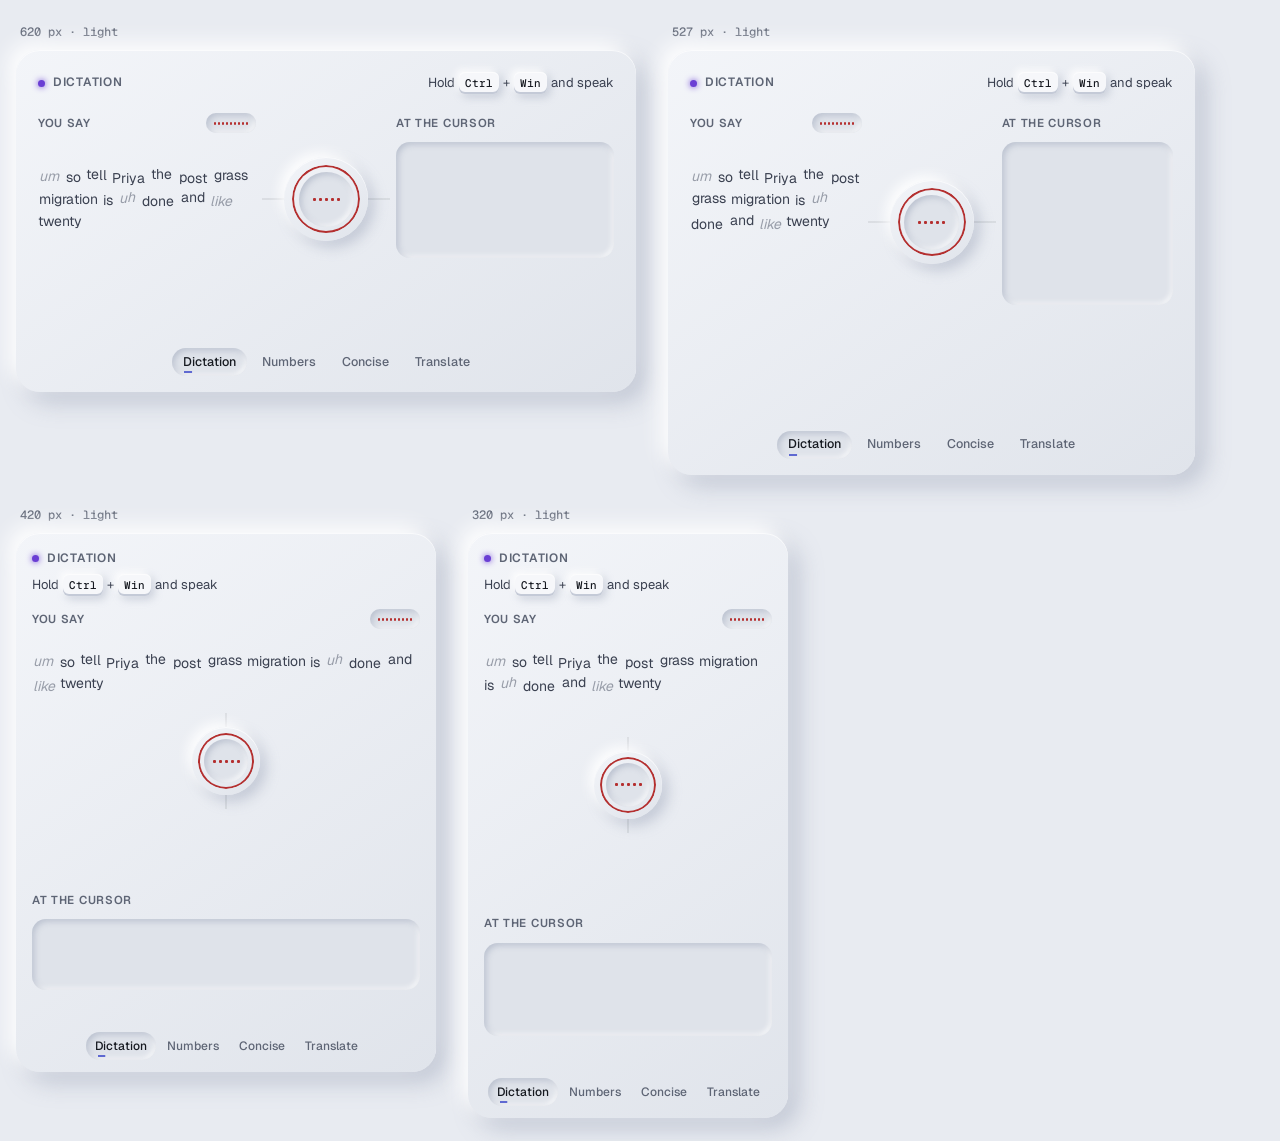
<file: site/lens-preview.html>
<!doctype html>
<html lang="en">
<head>
<meta charset="utf-8">
<meta name="viewport" content="width=device-width, initial-scale=1">
<meta name="robots" content="noindex">
<title>Rflow lens preview</title>
<!-- For checking the hero animation: ?theme=light|dark, ?w=320 (one width), ?seek=3500 (a still moment, in ms),
     ?start=2 (the example to begin with), ?motion=reduce (as with reduced motion), ?nojs (the state without JavaScript),
     ?timer (the loop on a timer, for headless screenshots with --virtual-time-budget). -->
<link rel="preconnect" href="https://fonts.googleapis.com">
<link rel="preconnect" href="https://fonts.gstatic.com" crossorigin>
<link href="https://fonts.googleapis.com/css2?family=Geist:wght@400;500;600;700&family=Geist+Mono:wght@500;600&display=swap" rel="stylesheet">
<link rel="stylesheet" href="lens.css">
<style>
  /* the page's tokens (index.html), dark first */
  :root, :root[data-theme="dark"] {
    --base: #191C22; --well: #101216; --cx-a: #1E2128; --cx-b: #15171C; --line: rgba(255,255,255,.06);
    --text: #ECEEF3; --text-2: #A6ACBA; --text-3: #8A91A1; --rim: #6B7386;
    --iris: #8C9DFF; --violet: #B48CFF; --live: #FF6B6B; --ok: #5BE3A6; --warn: #FFC56B;
    --key: #22252C; --key-lip: rgba(0,0,0,.45); --edge: rgba(255,255,255,.06);
    --sh-1: -6px -6px 16px rgba(255,255,255,.05), 8px 8px 20px rgba(0,0,0,.6);
    --sh-2: -4px -4px 10px rgba(255,255,255,.045), 5px 5px 12px rgba(0,0,0,.55);
    --sh-3: -2px -2px 6px rgba(255,255,255,.04), 3px 3px 7px rgba(0,0,0,.5);
    --in-2: inset 2px 2px 6px rgba(0,0,0,.58), inset -2px -2px 5px rgba(255,255,255,.045);
  }
  :root[data-theme="light"] {
    --base: #E8EBF1; --well: #DFE3EA; --cx-a: #F3F5F9; --cx-b: #E0E4EB; --line: rgba(22,25,32,.08);
    --text: #161920; --text-2: #3A4050; --text-3: #5E6575; --rim: #787F91;
    --iris: #3F4ACB; --violet: #6A3ED4; --live: #B42F2F; --ok: #0B6B42; --warn: #8A4E00;
    --key: #F6F7FA; --key-lip: rgba(136,146,170,.45); --edge: rgba(255,255,255,.7);
    --sh-1: -8px -8px 20px rgba(255,255,255,.95), 10px 10px 24px rgba(136,146,170,.42);
    --sh-2: -5px -5px 12px rgba(255,255,255,.9), 6px 6px 14px rgba(136,146,170,.4);
    --sh-3: -3px -3px 7px rgba(255,255,255,.85), 3px 3px 8px rgba(136,146,170,.38);
    --in-2: inset 2px 2px 6px rgba(136,146,170,.45), inset -2px -2px 5px rgba(255,255,255,.9);
  }
  * { box-sizing: border-box; }
  body { margin: 0; padding: 24px 16px; background: var(--base); color: var(--text);
         font: 16px/1.6 "Geist", "Segoe UI Variable", "Segoe UI", system-ui, sans-serif; -webkit-font-smoothing: antialiased; }
  .row { display: flex; flex-wrap: wrap; gap: 32px; align-items: flex-start; }
  .frame { flex: none; }
  .frame small { display: block; margin: 0 0 10px 4px; color: var(--text-3); font: 500 12px "Geist Mono", monospace; }
</style>
</head>
<body>
<div class="row" id="row"></div>
<script>
  (function () {
    var q = new URLSearchParams(location.search), html = document.documentElement;
    var theme = q.get("theme") || (matchMedia("(prefers-color-scheme: light)").matches ? "light" : "dark");
    html.dataset.theme = theme;
    var widths = q.get("w") ? [+q.get("w")] : [620, 527, 420, 320];
    widths.forEach(function (w) {
      var f = document.createElement("div"), d = document.createElement("div");
      f.className = "frame";
      f.style.width = w + "px";
      f.innerHTML = "<small>" + w + " px · " + theme + "</small>";
      d.className = "lens";
      d.setAttribute("data-lens", "");
      d.setAttribute("role", "img");
      d.setAttribute("aria-label", "Rflow turns what you say into clean text: fillers removed, your words spelled right, numbers formatted, names kept.");
      ["seek", "start", "motion"].forEach(function (k) { if (q.has(k)) d.dataset[k] = q.get(k); });
      f.appendChild(d);
      document.getElementById("row").appendChild(f);
    });
    if (q.has("timer")) {  // headless browsers run one animation frame only: drive the loop with a timer instead
      window.requestAnimationFrame = function (cb) { return setTimeout(function () { cb(performance.now()); }, 16); };
      window.cancelAnimationFrame = clearTimeout;
    }
    if (!q.has("nojs")) {
      var s = document.createElement("script");
      s.src = "lens.js";
      document.body.appendChild(s);
    }
  })();
</script>
</body>
</html>
</file>
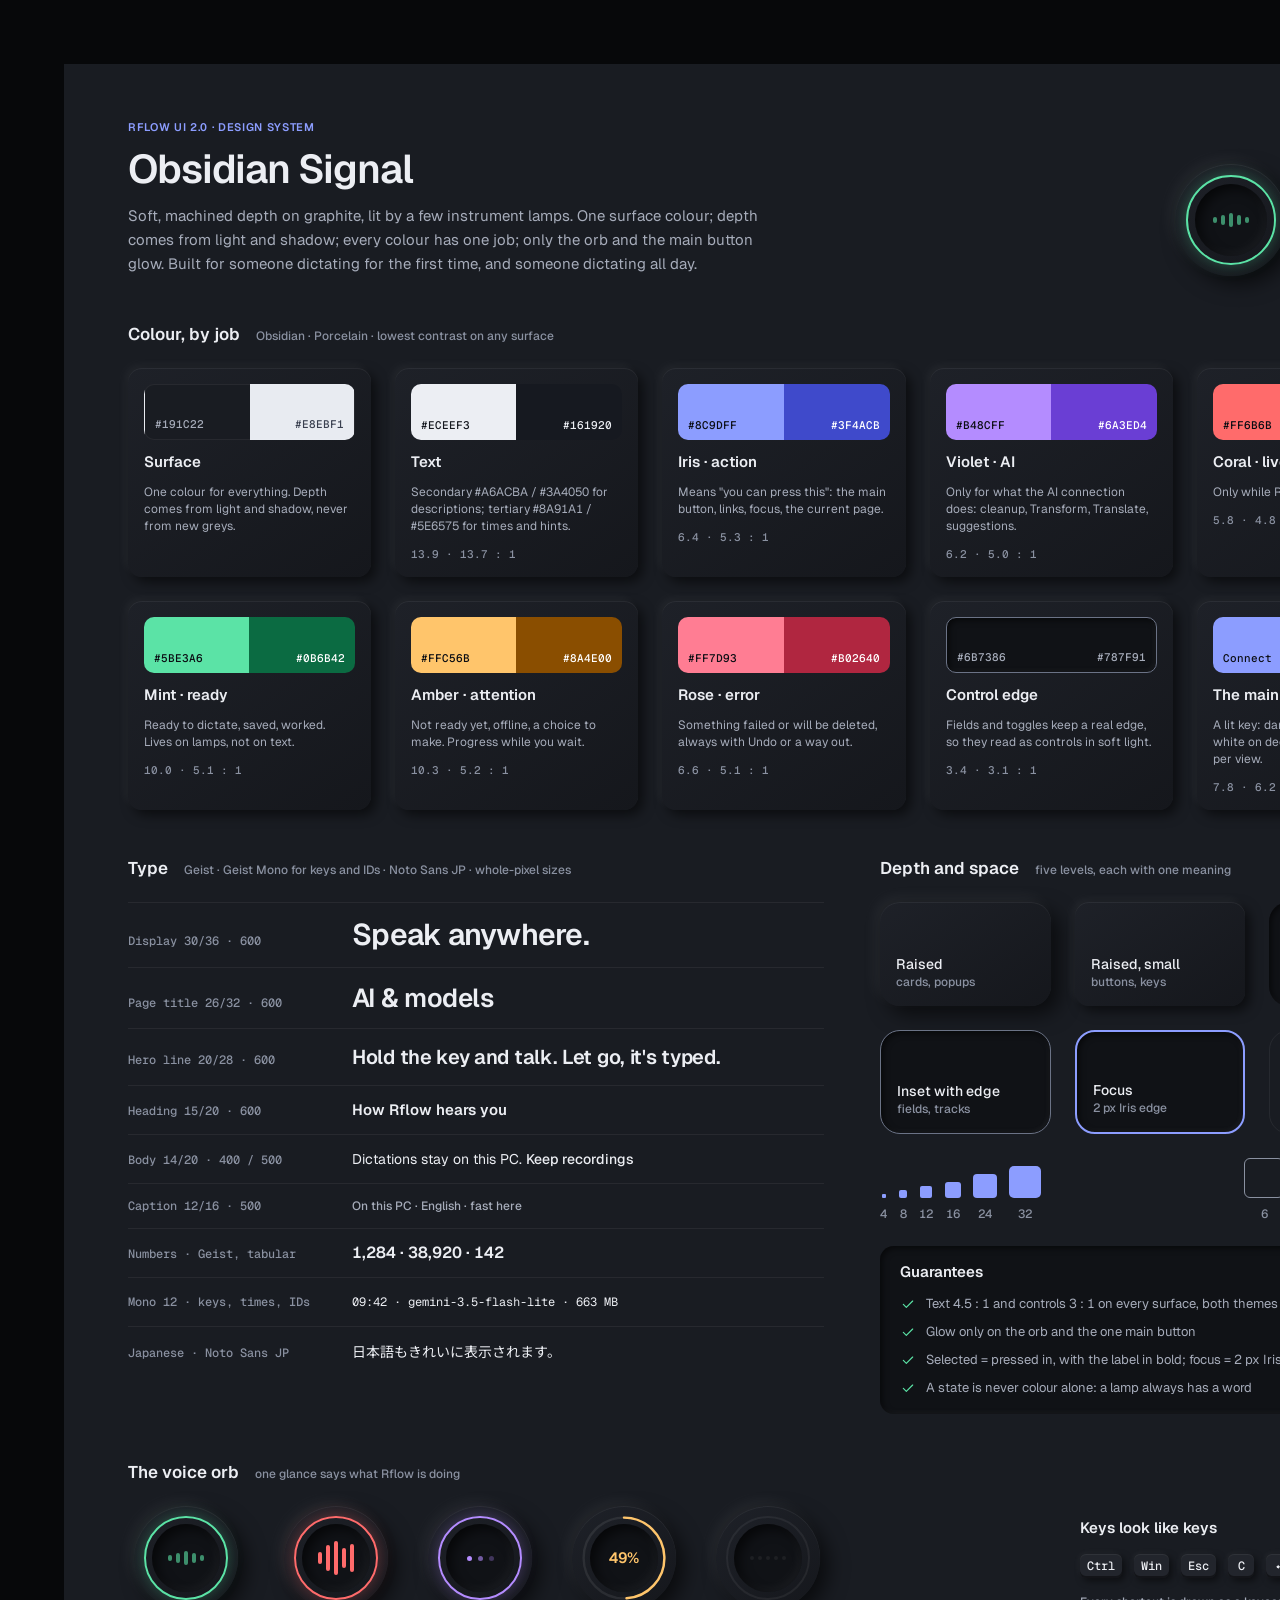
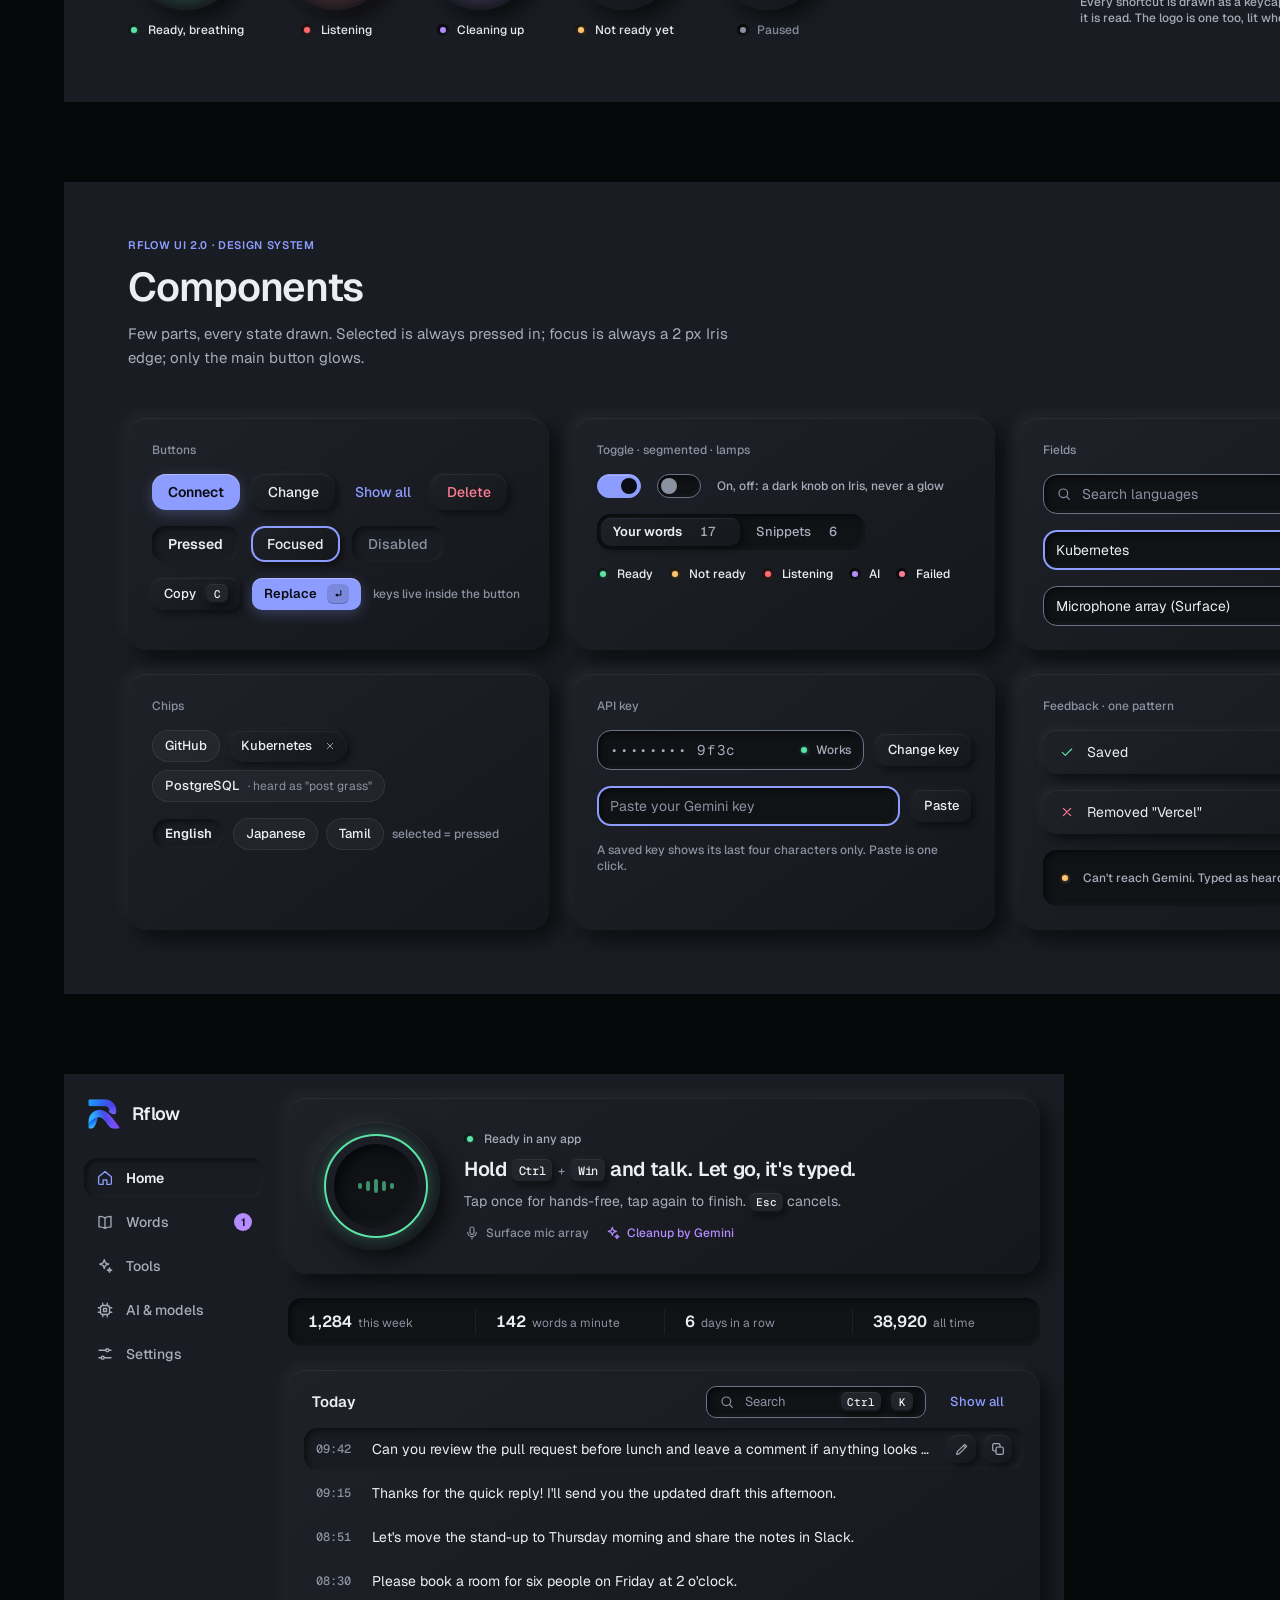
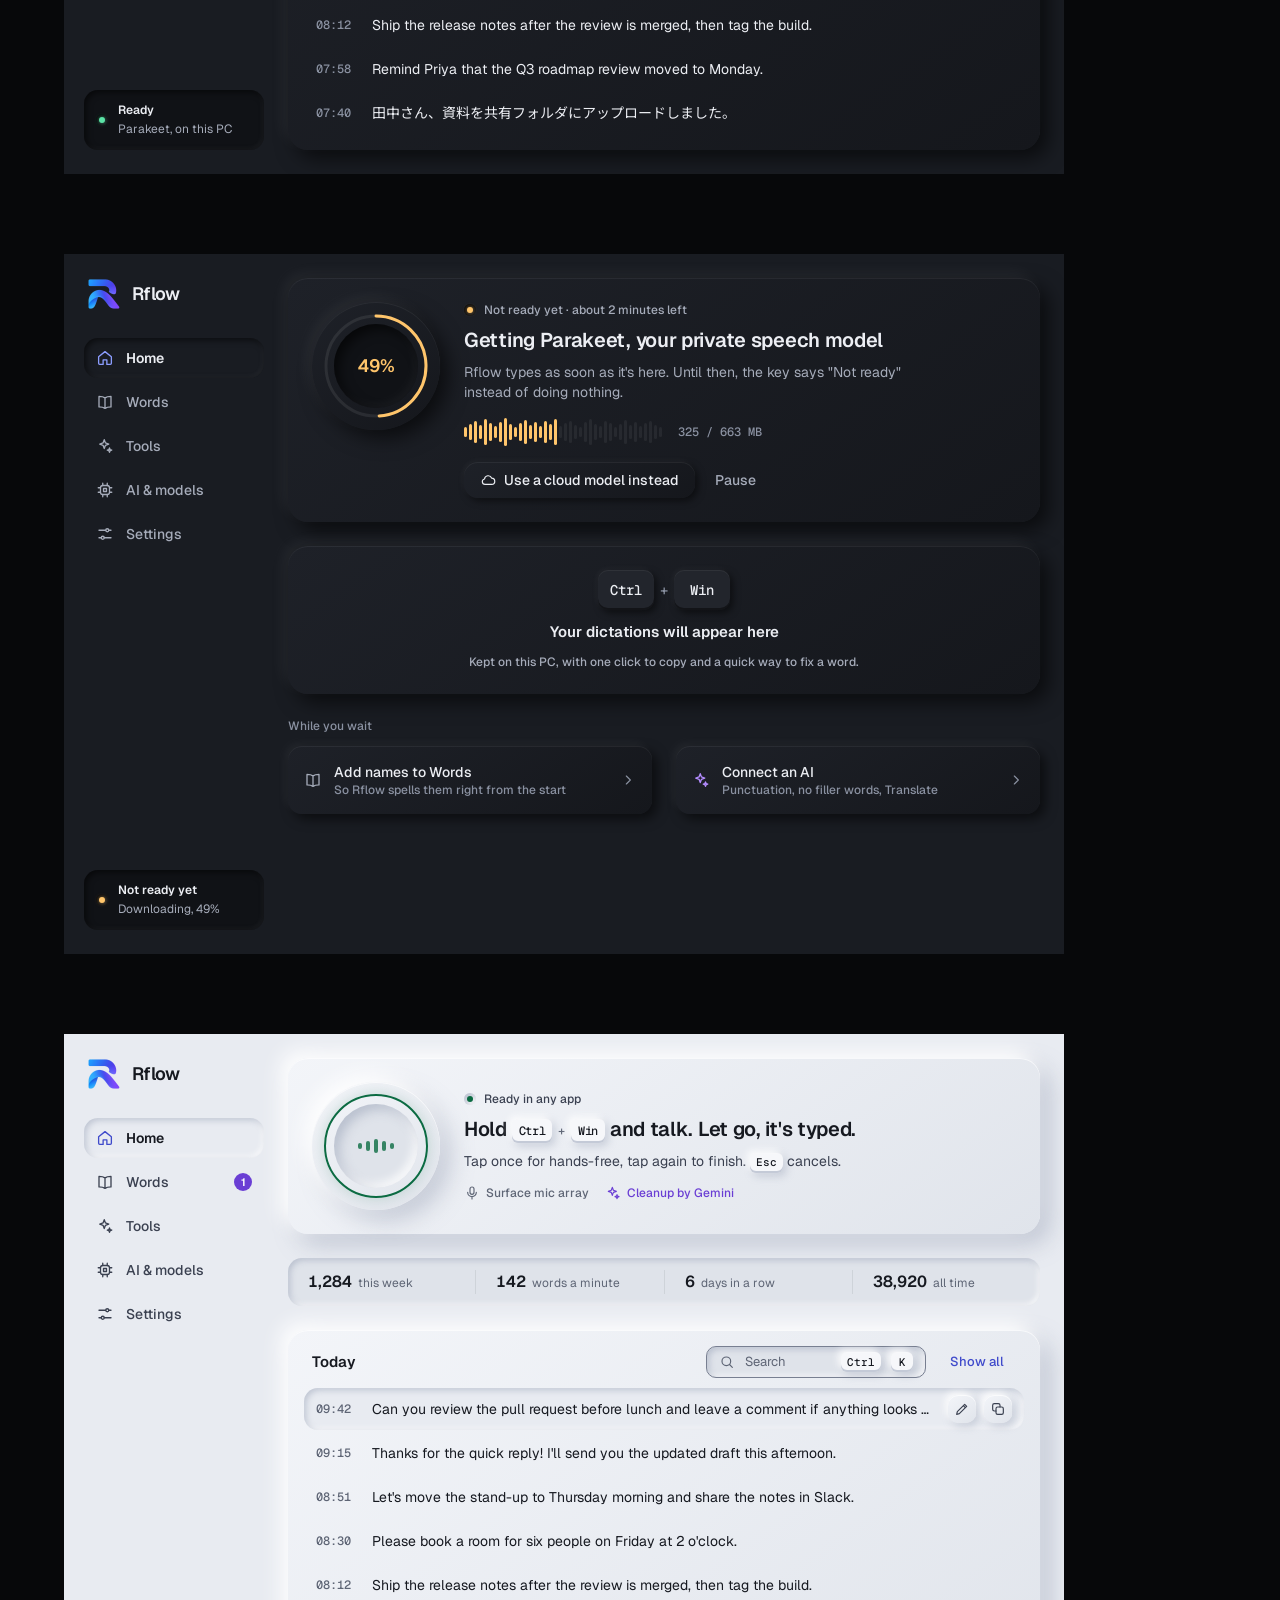
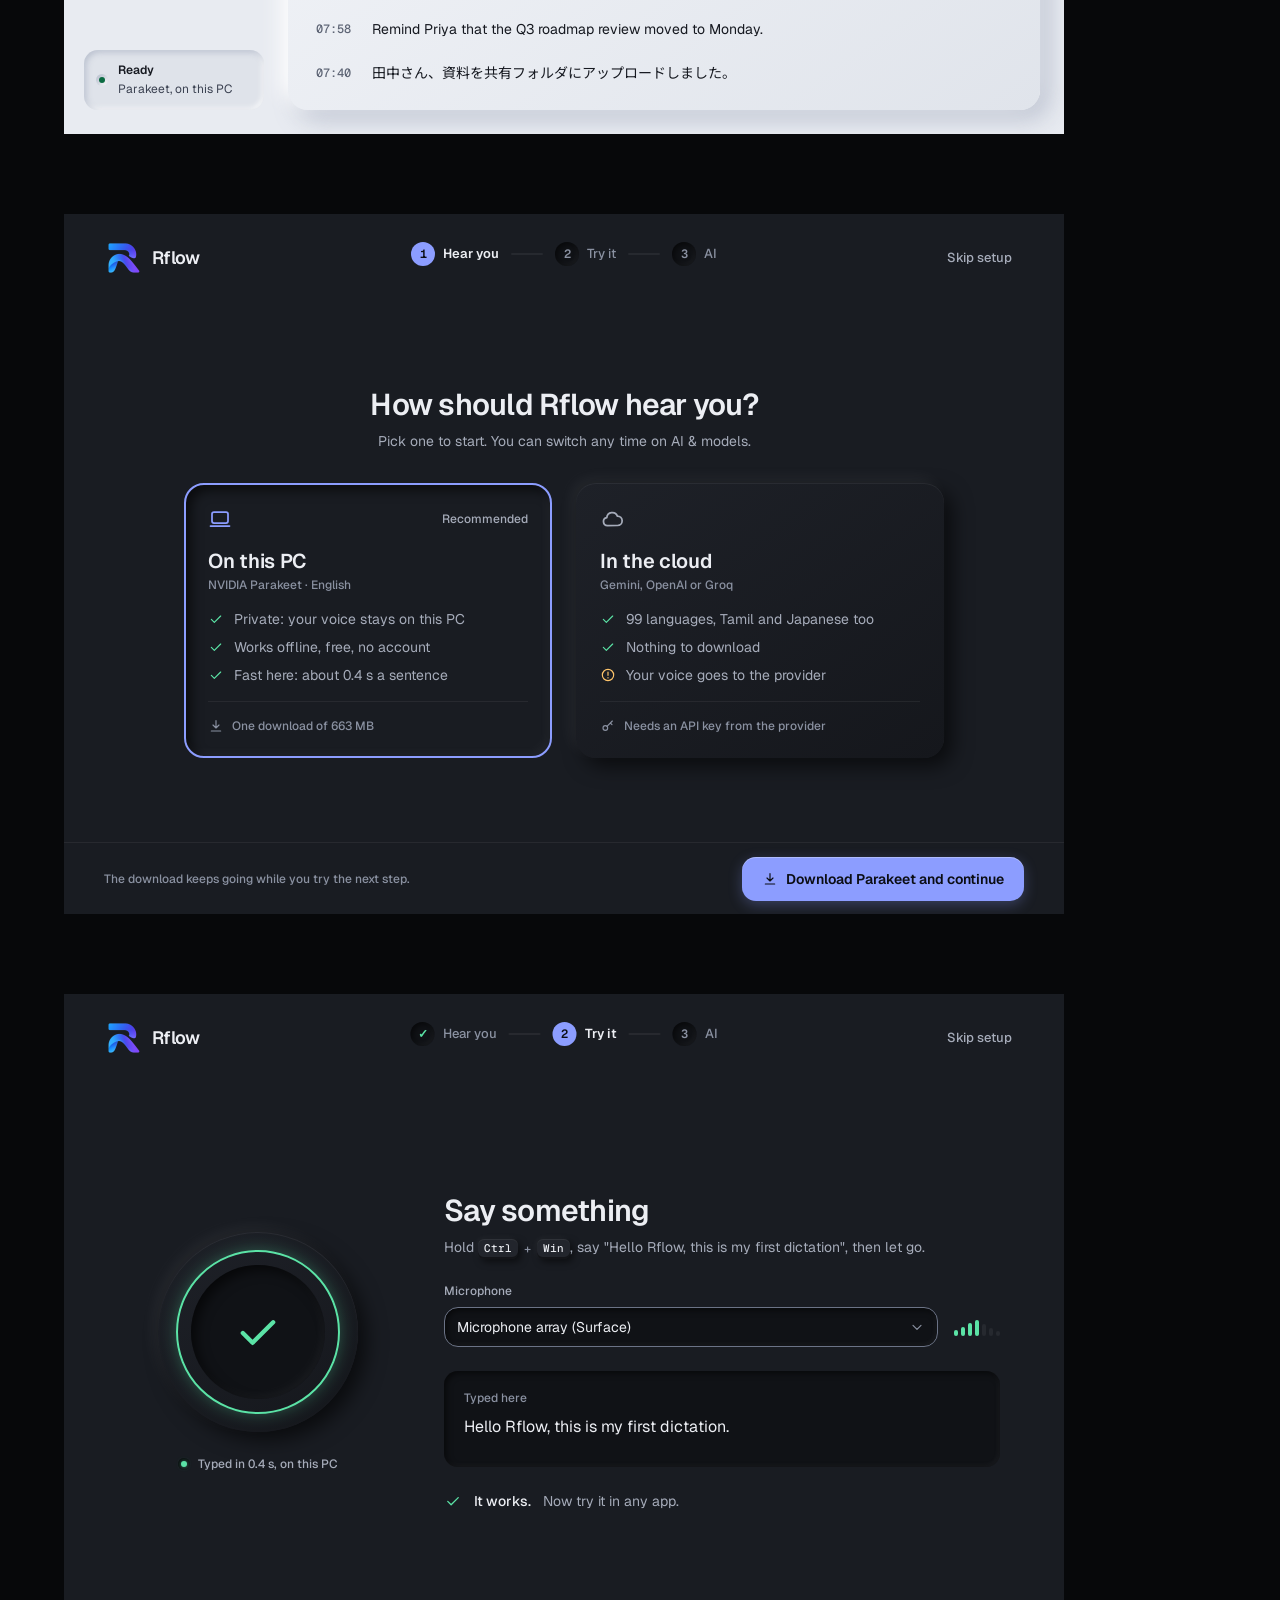
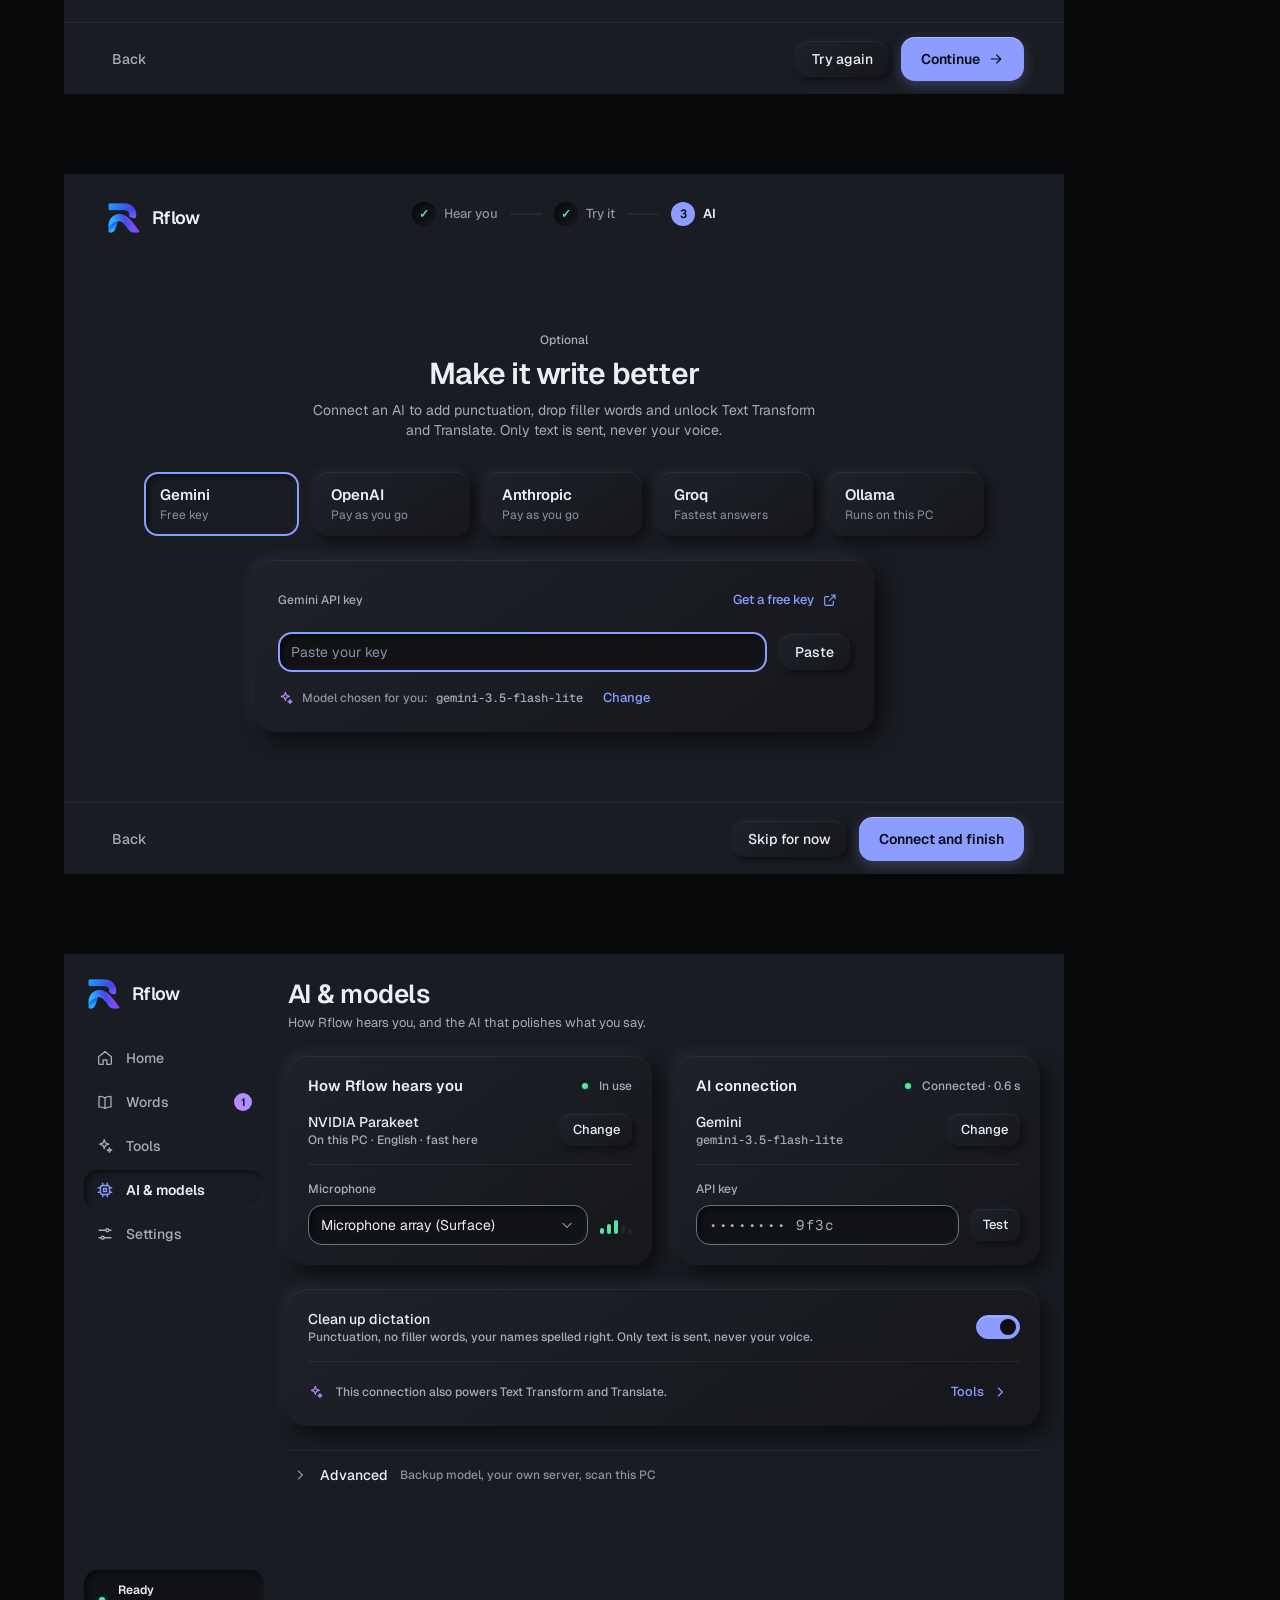
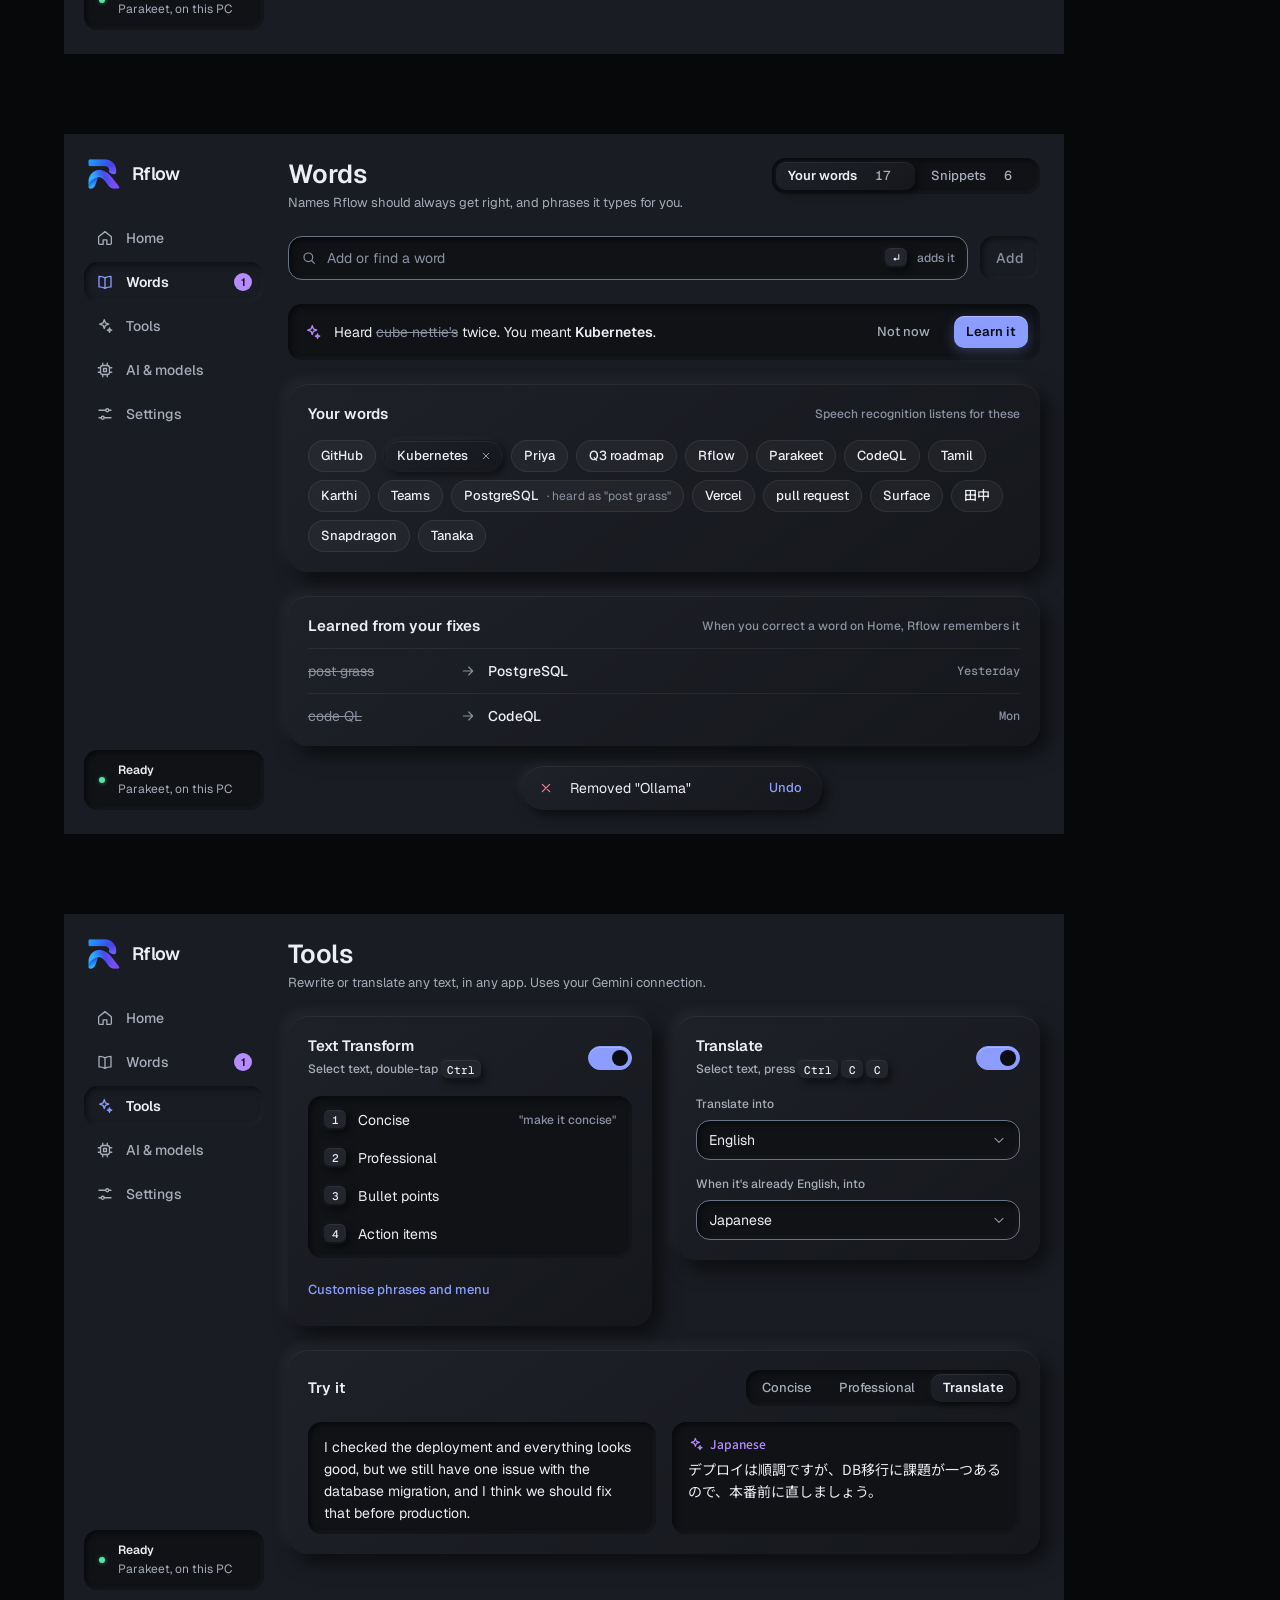
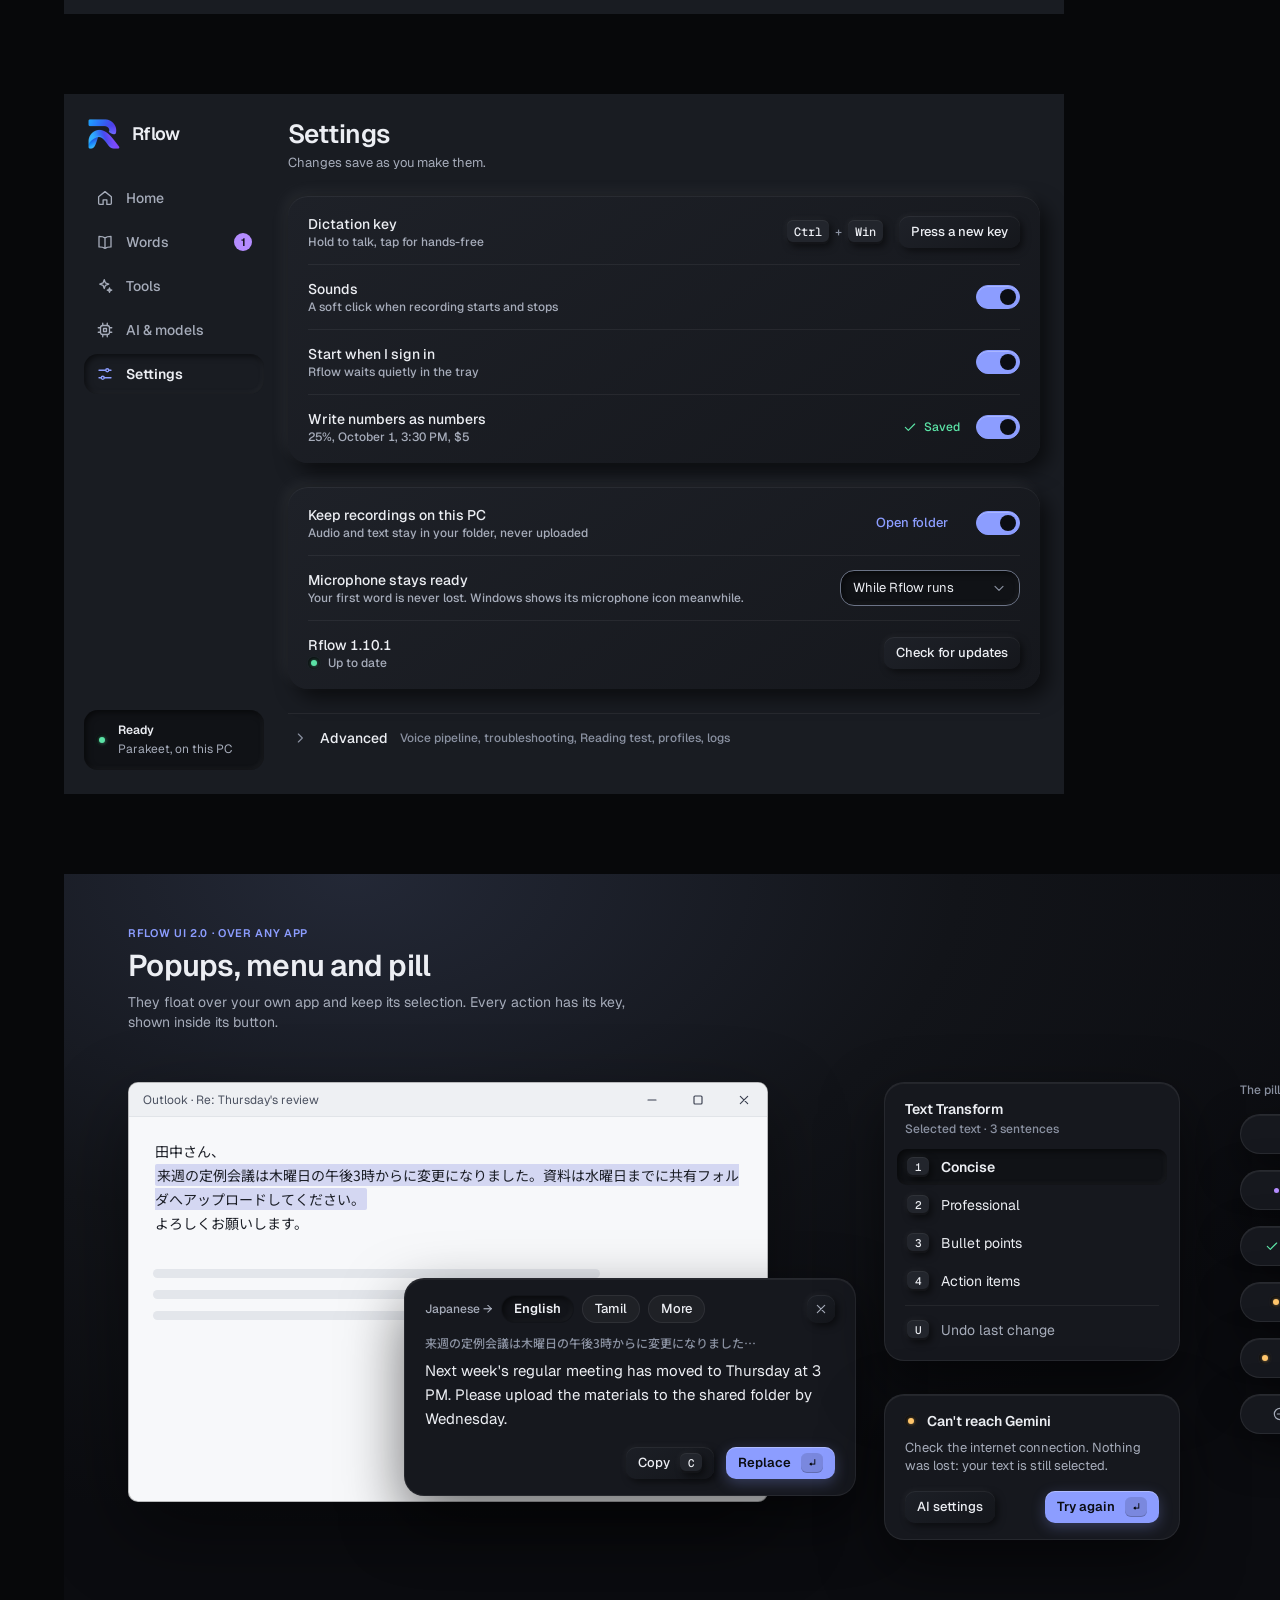
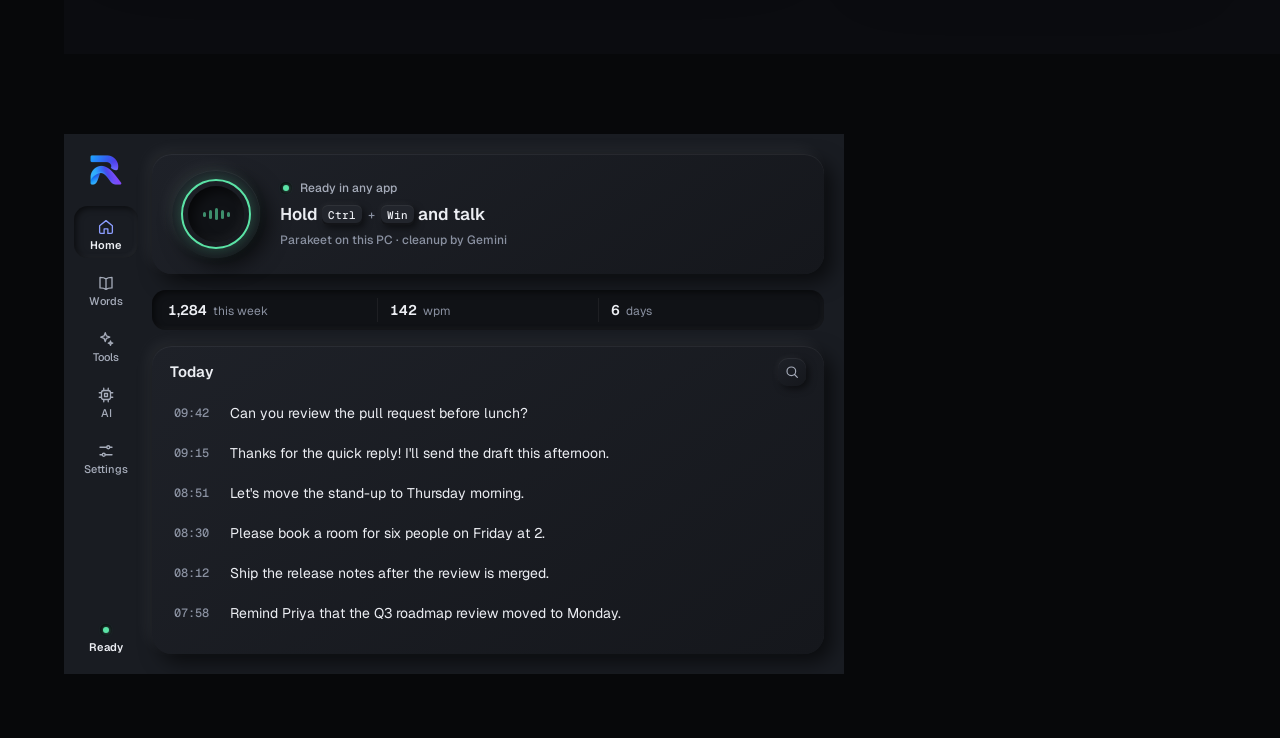
<file: docs/design/rflow-ui.html>
<!doctype html>
<html lang="en">
<head>
<meta charset="utf-8">
<title>Rflow UI 2.0 · Obsidian Signal</title>
<link rel="preconnect" href="https://fonts.googleapis.com">
<link href="https://fonts.googleapis.com/css2?family=Geist:wght@400;500;600;700&family=Geist+Mono:wght@400;500;600&family=Noto+Sans+JP:wght@400;500;700&display=swap" rel="stylesheet">
<style>
/* ================================================================ tokens · Obsidian (dark, the hero) */
:root{
  --base:#191C22; --well:#101216; --cx-a:#1E2128; --cx-b:#15171C; --popup:#16181E;
  --line:rgba(255,255,255,.06); --chip-bg:rgba(255,255,255,.04); --chip-line:rgba(255,255,255,.07);
  --rim:#6B7386;                     /* control edge, 3.4 : 1 or more */
  --text:#ECEEF3; --text-2:#A6ACBA; --text-3:#8A91A1;
  --iris:#8C9DFF; --violet:#B48CFF; --live:#FF6B6B; --ok:#5BE3A6; --warn:#FFC56B; --err:#FF7D93;
  --primary:#8C9DFF; --on-primary:#0B0D13; --knob-on:#0B0D13; --knob-off:#8A91A1;
  --primary-glow:0 4px 14px rgba(140,157,255,.28);
  --sh-1:-6px -6px 16px rgba(255,255,255,.05), 8px 8px 20px rgba(0,0,0,.60);
  --sh-2:-4px -4px 10px rgba(255,255,255,.045), 5px 5px 12px rgba(0,0,0,.55);
  --sh-3:-2px -2px 6px rgba(255,255,255,.04), 3px 3px 7px rgba(0,0,0,.50);
  --in-1:inset 5px 5px 12px rgba(0,0,0,.60), inset -4px -4px 10px rgba(255,255,255,.04);
  --in-2:inset 2px 2px 6px rgba(0,0,0,.58), inset -2px -2px 5px rgba(255,255,255,.045);
  --edge:inset 0 1px 0 rgba(255,255,255,.06);
  --key-face:#22252C; --key-lip:rgba(0,0,0,.45);
}
/* ================================================================ tokens · Porcelain (light twin) */
.light{
  --base:#E8EBF1; --well:#DFE3EA; --cx-a:#F3F5F9; --cx-b:#E0E4EB;
  --line:rgba(22,25,32,.08); --chip-bg:rgba(22,25,32,.035); --chip-line:rgba(22,25,32,.08);
  --rim:#787F91;
  --text:#161920; --text-2:#3A4050; --text-3:#5E6575;
  --iris:#3F4ACB; --violet:#6A3ED4; --live:#B42F2F; --ok:#0B6B42; --warn:#8A4E00; --err:#B02640;
  --primary:#4651D2; --on-primary:#FFFFFF; --knob-on:#FFFFFF; --knob-off:#787F91;
  --primary-glow:0 4px 14px rgba(70,81,210,.26);
  --sh-1:-8px -8px 20px rgba(255,255,255,.95), 10px 10px 24px rgba(136,146,170,.42);
  --sh-2:-5px -5px 12px rgba(255,255,255,.90), 6px 6px 14px rgba(136,146,170,.40);
  --sh-3:-3px -3px 7px rgba(255,255,255,.85), 3px 3px 8px rgba(136,146,170,.38);
  --in-1:inset 5px 5px 12px rgba(136,146,170,.45), inset -4px -4px 10px rgba(255,255,255,.90);
  --in-2:inset 2px 2px 6px rgba(136,146,170,.45), inset -2px -2px 5px rgba(255,255,255,.90);
  --edge:inset 0 1px 0 rgba(255,255,255,.70);
  --key-face:#F6F7FA; --key-lip:rgba(136,146,170,.45);
}

/* ================================================================ base · spacing 4/8/12/16/24/32 · radii 6/10/14/20/999 */
*{box-sizing:border-box;margin:0;padding:0}
body{background:#07080A;padding:64px;display:flex;flex-direction:column;align-items:flex-start;gap:80px;
     font-family:"Geist","Noto Sans JP",system-ui,sans-serif;-webkit-font-smoothing:antialiased;font-variant-numeric:tabular-nums}
.frame{position:relative;overflow:hidden;background:var(--base);color:var(--text);font-size:14px;line-height:20px}
.app{width:1000px;height:700px;display:flex}
.compact{width:780px;height:540px;display:flex}
.board{width:1440px;padding:56px 64px 64px;display:flex;flex-direction:column;gap:48px}
.mono{font-family:"Geist Mono",ui-monospace,monospace}
.i{width:18px;height:18px;fill:none;stroke:currentColor;stroke-width:1.75;stroke-linecap:round;stroke-linejoin:round;flex:none}
.i.s{width:16px;height:16px}
.row{display:flex;align-items:center}
.col{display:flex;flex-direction:column}
.grow{flex:1 1 0;min-width:0}
.spacer{flex:1}
.t2{color:var(--text-2)} .t3{color:var(--text-3)}

/* ================================================================ type · integer scale */
.display{font-size:30px;line-height:36px;font-weight:600;letter-spacing:-.025em}
.title{font-size:26px;line-height:32px;font-weight:600;letter-spacing:-.02em}
.hero-line{font-size:20px;line-height:28px;font-weight:600;letter-spacing:-.015em}
.heading{font-size:15px;line-height:20px;font-weight:600}
.row-title{font-size:14px;line-height:20px;font-weight:500}
.caption{font-size:12px;line-height:16px;font-weight:500}
.caps{font-size:11px;line-height:14px;font-weight:600;letter-spacing:.06em;text-transform:uppercase;color:var(--text-3)}
.subtitle{font-size:13px;line-height:18px;color:var(--text-2)}

/* ================================================================ surfaces */
.card{background:linear-gradient(145deg,var(--cx-a),var(--cx-b));border-radius:20px;box-shadow:var(--sh-1),var(--edge)}
.tile{background:linear-gradient(145deg,var(--cx-a),var(--cx-b));border-radius:14px;box-shadow:var(--sh-2),var(--edge)}
.well{background:var(--well);border-radius:14px;box-shadow:var(--in-2)}
.divider{height:1px;background:var(--line);flex:none}

/* ================================================================ controls */
.btn{height:36px;padding:0 16px;border-radius:14px;background:linear-gradient(145deg,var(--cx-a),var(--cx-b));box-shadow:var(--sh-3),var(--edge);
     color:var(--text);font-size:14px;font-weight:500;display:inline-flex;align-items:center;justify-content:center;gap:8px;white-space:nowrap;flex:none}
.btn.primary{background:var(--primary);color:var(--on-primary);font-weight:600;box-shadow:var(--primary-glow),inset 0 1px 0 rgba(255,255,255,.3)}
.btn.ghost{background:transparent;box-shadow:none;color:var(--iris);padding:0 8px}
.btn.quiet{background:transparent;box-shadow:none;color:var(--text-2);padding:0 8px}
.btn.danger{color:var(--err)}
.btn.sm{height:32px;padding:0 12px;border-radius:10px;font-size:13px}
.btn.lg{height:44px;padding:0 20px;font-size:14px}
.btn.pressed{background:var(--base);box-shadow:var(--in-2);font-weight:600}
.btn.focus{box-shadow:var(--sh-3);border:2px solid var(--iris);padding:0 14px}
.btn.disabled{background:var(--base);box-shadow:var(--in-2);color:var(--text-3)}
.btn .key{margin-left:2px}
.btn.primary .key{background:rgba(11,13,19,.14);color:var(--on-primary);box-shadow:inset 0 -1px 0 rgba(0,0,0,.2)}
.light .btn.primary .key{background:rgba(255,255,255,.18)}
.ib{width:32px;height:32px;border-radius:10px;background:linear-gradient(145deg,var(--cx-a),var(--cx-b));box-shadow:var(--sh-3),var(--edge);color:var(--text-2);
    display:inline-flex;align-items:center;justify-content:center;flex:none}
.key{min-width:26px;height:24px;padding:0 7px;border-radius:6px;background:var(--key-face);color:var(--text);font:500 12px/1 "Geist Mono",monospace;
     display:inline-flex;align-items:center;justify-content:center;vertical-align:middle;flex:none;
     box-shadow:var(--sh-3),inset 0 -2px 0 var(--key-lip),inset 0 1px 0 rgba(255,255,255,.06)}
.key.sm{min-width:22px;height:20px;padding:0 6px;font-size:11px}
.key.lg{min-width:56px;height:40px;padding:0 12px;border-radius:10px;font-size:14px}
.plus{color:var(--text-3);font:500 12px "Geist Mono";margin:0 6px;vertical-align:middle}
.field{height:40px;border-radius:14px;background:var(--well);border:1px solid var(--rim);box-shadow:var(--in-2);display:flex;align-items:center;
       gap:10px;padding:0 12px;font-size:14px;color:var(--text);flex:none}
.field.grow{flex:1 1 0;min-width:0}
.field .ph{color:var(--text-3)}
.field.focus{border:2px solid var(--iris);padding:0 11px}
.select{justify-content:space-between}
.chip{height:32px;padding:0 12px;border-radius:999px;background:var(--chip-bg);border:1px solid var(--chip-line);color:var(--text);
      font-size:13px;font-weight:500;display:inline-flex;align-items:center;gap:8px;white-space:nowrap;flex:none}
.chip.hover{background:linear-gradient(145deg,var(--cx-a),var(--cx-b));border-color:transparent;box-shadow:var(--sh-3),var(--edge)}
.chip.sel{background:var(--base);border-color:transparent;box-shadow:var(--in-2);font-weight:600}
.chip .x{width:20px;height:20px;border-radius:999px;display:inline-flex;align-items:center;justify-content:center;color:var(--text-2);margin-right:-6px}
.chip .alias{font-size:12px;color:var(--text-3);font-weight:400}
.lamp{width:12px;height:12px;border-radius:999px;background:var(--well);box-shadow:var(--in-2);display:inline-flex;align-items:center;justify-content:center;flex:none}
.lamp i{display:block;width:6px;height:6px;border-radius:999px}
.lamp.ok i{background:var(--ok);box-shadow:0 0 4px rgba(91,227,166,.6)}
.lamp.warn i{background:var(--warn);box-shadow:0 0 4px rgba(255,197,107,.6)}
.lamp.live i{background:var(--live);box-shadow:0 0 4px rgba(255,107,107,.6)}
.lamp.err i{background:var(--err)}
.lamp.ai i{background:var(--violet)}
.light .lamp i{box-shadow:none}
.tg{width:44px;height:24px;border-radius:999px;background:var(--well);border:1px solid var(--rim);box-shadow:var(--in-2);position:relative;flex:none}
.tg .k{position:absolute;top:3px;left:3px;width:16px;height:16px;border-radius:999px;background:var(--knob-off)}
.tg.on{background:var(--primary);border-color:var(--primary);box-shadow:inset 0 1px 0 rgba(255,255,255,.25)}
.tg.on .k{left:23px;background:var(--knob-on)}
.seg{display:inline-flex;padding:4px;gap:4px;border-radius:14px;background:var(--well);box-shadow:var(--in-2);flex:none;align-self:flex-start}
.seg span{height:28px;padding:0 12px;border-radius:10px;display:inline-flex;align-items:center;gap:6px;font-size:13px;font-weight:500;color:var(--text-2)}
.seg span.on{background:linear-gradient(145deg,var(--cx-a),var(--cx-b));box-shadow:var(--sh-3),var(--edge);color:var(--text);font-weight:600}
.meter{display:flex;gap:3px;align-items:flex-end;height:18px;flex:none}
.meter i{display:block;width:4px;border-radius:2px;background:var(--line)}
.meter i.on{background:var(--ok)}
.wave-bar{display:flex;align-items:center;gap:2px;height:28px}
.wave-bar i{display:block;width:3px;border-radius:2px;background:var(--line)}
.wave-bar i.on{background:var(--warn)}

/* ================================================================ shell */
.side{width:216px;padding:24px 16px 24px 20px;display:flex;flex-direction:column;gap:4px;flex:none}
.brand{display:flex;align-items:center;gap:12px;height:32px;padding:0 4px;margin-bottom:24px}
/* the logo since 2.0.1: the owner's blue-to-violet ribbon "R" (docs/brand, scripts/make_brand.py) */
.mark{width:32px;height:32px;flex:none;background:url(../../sst/static/brand/rflow-mark-128.png) center/contain no-repeat}
.mark i{display:none}
.wordmark{font-size:18px;font-weight:600;letter-spacing:-.03em}
.nav{display:flex;align-items:center;gap:12px;height:40px;padding:0 12px;border-radius:14px;color:var(--text-2);font-size:14px;font-weight:500}
.nav.on{background:var(--base);box-shadow:var(--in-2);color:var(--text);font-weight:600}
.nav.on .i{color:var(--iris)}
.nav .badge{margin-left:auto;min-width:18px;height:18px;border-radius:999px;padding:0 5px;background:var(--violet);color:#0B0D13;font:600 11px/18px "Geist";text-align:center}
.status{display:flex;align-items:center;gap:10px;padding:12px;border-radius:14px;background:var(--well);box-shadow:var(--in-2)}
.status b{display:block;font-size:12px;line-height:16px;font-weight:600;color:var(--text)}
.status span{font-size:12px;line-height:16px;color:var(--text-2)}
.main{flex:1;min-width:0;padding:24px 24px 24px 8px;display:flex;flex-direction:column;gap:24px}
.ph-head{display:flex;align-items:flex-start;justify-content:space-between;gap:16px;flex:none}
.ph-head .right{height:32px;display:flex;align-items:center}

/* ================================================================ voice orb */
.orb{border-radius:999px;background:linear-gradient(145deg,var(--cx-a),var(--cx-b));box-shadow:var(--sh-1),var(--edge);display:flex;align-items:center;justify-content:center;flex:none;position:relative}
.orb .ring{border-radius:999px;display:flex;align-items:center;justify-content:center}
.orb .core{border-radius:999px;background:var(--well);box-shadow:var(--in-1);display:flex;align-items:center;justify-content:center}
.ring.ok{border:2px solid var(--ok);box-shadow:0 0 16px rgba(91,227,166,.30)}
.ring.live{border:2px solid var(--live);box-shadow:0 0 18px rgba(255,107,107,.34)}
.ring.ai{border:2px solid var(--violet);box-shadow:0 0 16px rgba(180,140,255,.30)}
.ring.off{border:2px solid var(--line)}
.light .ring.ok{box-shadow:0 0 14px rgba(11,107,66,.18)}
.wave{display:flex;align-items:center;gap:4px}
.wave i{display:block;width:4px;border-radius:2px}
.wave.ok i{background:var(--ok);opacity:.6}
.wave.live i{background:var(--live)}
.wave.ai i{background:var(--violet)}
.wave.off i{background:var(--line)}

/* ================================================================ home */
.hero{display:flex;align-items:center;gap:24px;padding:24px;flex:none}
.readout{height:48px;display:flex;align-items:center;padding:0 20px;flex:none}
.readout .seg-v{display:flex;align-items:baseline;gap:6px;flex:1}
.readout .seg-v b{font-size:16px;line-height:20px;font-weight:600}
.readout .seg-v span{font-size:12px;color:var(--text-3)}
.readout .sep{width:1px;height:24px;background:var(--line);margin:0 20px}
.list{padding:16px 16px 8px;display:flex;flex-direction:column;gap:2px;flex:1;min-height:0}
.lh{display:flex;align-items:center;gap:12px;padding:0 8px 8px}
.item{display:flex;align-items:center;gap:16px;height:42px;padding:0 12px;border-radius:14px;flex:none}
.item .tm{font:500 12px "Geist Mono";color:var(--text-3);width:40px;flex:none}
.item .tx{flex:1;min-width:0;white-space:nowrap;overflow:hidden;text-overflow:ellipsis}
.item.hover{background:var(--base);box-shadow:var(--in-2)}
.acts{display:flex;gap:8px}

/* ================================================================ boards */
.bh p{max-width:640px;color:var(--text-2);font-size:15px;line-height:24px;margin-top:12px}
.sec{display:flex;align-items:baseline;gap:16px;margin-bottom:24px}
.swatches{display:grid;grid-template-columns:repeat(5,1fr);gap:24px}
.sw{padding:16px;display:flex;flex-direction:column;gap:12px}
.sw .chipc{height:56px;border-radius:10px;display:flex;align-items:flex-end;justify-content:space-between;padding:8px 10px}
.sw .chipc span{font:500 11px "Geist Mono"}
.sw .use{font-size:12px;line-height:17px;color:var(--text-2)}
.sw .ct{font:500 11px "Geist Mono";color:var(--text-3)}
.type-row{display:flex;align-items:baseline;gap:24px;padding:14px 0;border-top:1px solid var(--line)}
.type-row .spec{width:200px;flex:none;font:500 12px/16px "Geist Mono";color:var(--text-3)}
.specimens{display:grid;grid-template-columns:repeat(3,1fr);gap:24px}
.spec-card{padding:24px;display:flex;flex-direction:column;gap:16px}

/* ================================================================ overlays */
.desk{background:radial-gradient(1100px 650px at 20% 0%,#232836 0%,#121419 55%,#0B0C10 100%)}
.win{position:absolute;border-radius:10px;background:#F7F8FA;border:1px solid rgba(0,0,0,.25);box-shadow:0 30px 80px rgba(0,0,0,.45);overflow:hidden}
.win .bar{height:34px;display:flex;align-items:center;background:#EEF0F3;border-bottom:1px solid #E1E4E8;font-size:12px;color:#4B5160}
.win .cap{width:46px;height:34px;display:flex;align-items:center;justify-content:center;color:#3B4150}
.win .ln{height:9px;border-radius:5px;background:#E3E6EB;margin:12px 24px 0}
.win .sel{background:rgba(70,81,210,.20);border-radius:2px;padding:1px 2px}
.pop{position:absolute;border-radius:20px;background:var(--popup);color:var(--text);
     border:1px solid rgba(255,255,255,.07);box-shadow:0 24px 60px rgba(0,0,0,.55),inset 0 1px 0 rgba(255,255,255,.06)}
.pill{height:40px;min-width:176px;border-radius:999px;background:var(--popup);color:var(--text);display:inline-flex;align-items:center;justify-content:center;gap:10px;padding:0 18px;
      font-size:13px;font-weight:500;border:1px solid rgba(255,255,255,.08);box-shadow:0 16px 40px rgba(0,0,0,.5),inset 0 1px 0 rgba(255,255,255,.06)}
.menu-row{display:flex;align-items:center;gap:12px;height:36px;padding:0 10px;border-radius:10px;font-size:14px}
.menu-row.on{background:var(--well);box-shadow:var(--in-2);font-weight:600}

/* ================================================================ first run */
.ob{width:1000px;height:700px;display:flex;flex-direction:column}
.ob-head{height:88px;padding:24px 40px;display:flex;align-items:center;position:relative;flex:none}
.ob-head .brand{margin:0}
.ob-head .steps{position:absolute;left:50%;top:28px;transform:translateX(-50%)}
.ob-head .slot{margin-left:auto;width:120px;display:flex;justify-content:flex-end}
.steps{display:flex;align-items:center;gap:12px}
.step{display:flex;align-items:center;gap:8px;font-size:13px;font-weight:500;color:var(--text-3)}
.step .n{width:24px;height:24px;border-radius:999px;display:flex;align-items:center;justify-content:center;font:600 12px "Geist Mono";background:var(--well);box-shadow:var(--in-2)}
.step.on{color:var(--text);font-weight:600} .step.on .n{background:var(--primary);color:var(--on-primary);box-shadow:none}
.step.done .n{color:var(--ok)}
.stepline{width:32px;height:2px;border-radius:1px;background:var(--line)}
.ob-body{flex:1;min-height:0;display:flex;flex-direction:column;align-items:center;justify-content:center;padding:0 40px}
.ob-foot{height:72px;padding:0 40px;display:flex;align-items:center;gap:12px;border-top:1px solid var(--line);flex:none}
.option{padding:24px;display:flex;flex-direction:column;gap:16px;border-radius:20px}
.option.sel{background:var(--base);border:2px solid var(--iris);padding:22px;box-shadow:var(--in-1)}
.ticks{display:flex;flex-direction:column;gap:8px;font-size:14px;color:var(--text-2)}
.ticks div{display:flex;gap:10px;align-items:center}
.provider{height:64px;border-radius:14px;display:flex;flex-direction:column;justify-content:center;gap:2px;padding:0 16px}
.provider b{font-size:15px;line-height:20px;font-weight:600}
.provider span{font-size:12px;line-height:16px;color:var(--text-3)}
.provider.sel{background:var(--base);border:2px solid var(--iris);padding:0 14px;box-shadow:var(--in-2)}
</style>
</head>
<body>

<!-- ======================================================================================= 01 FOUNDATIONS -->
<section class="frame board" id="foundations" data-name="01 Foundations">
  <div class="row" style="justify-content:space-between;align-items:flex-end">
    <div class="bh">
      <div class="caps" style="color:var(--iris)">Rflow UI 2.0 · Design system</div>
      <div class="display" style="font-size:40px;line-height:46px;margin-top:12px">Obsidian Signal</div>
      <p>Soft, machined depth on graphite, lit by a few instrument lamps. One surface colour; depth comes from light and shadow; every colour has one job; only the orb and the main button glow. Built for someone dictating for the first time, and someone dictating all day.</p>
    </div>
    <div class="row" style="gap:24px">
      <div class="orb" style="width:112px;height:112px"><div class="ring ok" style="width:90px;height:90px"><div class="core" style="width:72px;height:72px"><div class="wave ok"><i style="height:6px"></i><i style="height:10px"></i><i style="height:14px"></i><i style="height:10px"></i><i style="height:6px"></i></div></div></div></div>
      <div class="col" style="gap:12px"><div class="row"><span class="key">Ctrl</span><span class="plus">+</span><span class="key">Win</span></div><span class="caption t2">Hold to talk, anywhere</span></div>
    </div>
  </div>

  <div>
    <div class="sec"><span class="heading" style="font-size:17px">Colour, by job</span><span class="caption t3">Obsidian · Porcelain · lowest contrast on any surface</span></div>
    <div class="swatches">
      <div class="tile sw"><div class="chipc" style="background:linear-gradient(90deg,#191C22 50%,#E8EBF1 50%);border:1px solid var(--line)"><span style="color:#A6ACBA">#191C22</span><span style="color:#3A4050">#E8EBF1</span></div><div class="heading">Surface</div><div class="use">One colour for everything. Depth comes from light and shadow, never from new greys.</div></div>
      <div class="tile sw"><div class="chipc" style="background:linear-gradient(90deg,#ECEEF3 50%,#161920 50%)"><span style="color:#161920">#ECEEF3</span><span style="color:#ECEEF3">#161920</span></div><div class="heading">Text</div><div class="use">Secondary #A6ACBA / #3A4050 for descriptions; tertiary #8A91A1 / #5E6575 for times and hints.</div><div class="ct">13.9 · 13.7 : 1</div></div>
      <div class="tile sw"><div class="chipc" style="background:linear-gradient(90deg,#8C9DFF 50%,#3F4ACB 50%)"><span style="color:#0B0D13">#8C9DFF</span><span style="color:#fff">#3F4ACB</span></div><div class="heading">Iris · action</div><div class="use">Means "you can press this": the main button, links, focus, the current page.</div><div class="ct">6.4 · 5.3 : 1</div></div>
      <div class="tile sw"><div class="chipc" style="background:linear-gradient(90deg,#B48CFF 50%,#6A3ED4 50%)"><span style="color:#0B0D13">#B48CFF</span><span style="color:#fff">#6A3ED4</span></div><div class="heading">Violet · AI</div><div class="use">Only for what the AI connection does: cleanup, Transform, Translate, suggestions.</div><div class="ct">6.2 · 5.0 : 1</div></div>
      <div class="tile sw"><div class="chipc" style="background:linear-gradient(90deg,#FF6B6B 50%,#B42F2F 50%)"><span style="color:#0B0D13">#FF6B6B</span><span style="color:#fff">#B42F2F</span></div><div class="heading">Coral · live</div><div class="use">Only while Rflow is listening to you.</div><div class="ct">5.8 · 4.8 : 1</div></div>
      <div class="tile sw"><div class="chipc" style="background:linear-gradient(90deg,#5BE3A6 50%,#0B6B42 50%)"><span style="color:#0B0D13">#5BE3A6</span><span style="color:#fff">#0B6B42</span></div><div class="heading">Mint · ready</div><div class="use">Ready to dictate, saved, worked. Lives on lamps, not on text.</div><div class="ct">10.0 · 5.1 : 1</div></div>
      <div class="tile sw"><div class="chipc" style="background:linear-gradient(90deg,#FFC56B 50%,#8A4E00 50%)"><span style="color:#0B0D13">#FFC56B</span><span style="color:#fff">#8A4E00</span></div><div class="heading">Amber · attention</div><div class="use">Not ready yet, offline, a choice to make. Progress while you wait.</div><div class="ct">10.3 · 5.2 : 1</div></div>
      <div class="tile sw"><div class="chipc" style="background:linear-gradient(90deg,#FF7D93 50%,#B02640 50%)"><span style="color:#0B0D13">#FF7D93</span><span style="color:#fff">#B02640</span></div><div class="heading">Rose · error</div><div class="use">Something failed or will be deleted, always with Undo or a way out.</div><div class="ct">6.6 · 5.1 : 1</div></div>
      <div class="tile sw"><div class="chipc" style="background:#101216;border:1px solid #6B7386;box-shadow:var(--in-2)"><span style="color:#A6ACBA">#6B7386</span><span style="color:#A6ACBA">#787F91</span></div><div class="heading">Control edge</div><div class="use">Fields and toggles keep a real edge, so they read as controls in soft light.</div><div class="ct">3.4 · 3.1 : 1</div></div>
      <div class="tile sw"><div class="chipc" style="background:linear-gradient(90deg,#8C9DFF 50%,#4651D2 50%)"><span style="color:#0B0D13">Connect</span><span style="color:#fff">Connect</span></div><div class="heading">The main button</div><div class="use">A lit key: dark on Iris in Obsidian, white on deep Iris in Porcelain. One per view.</div><div class="ct">7.8 · 6.2 : 1</div></div>
    </div>
  </div>

  <div class="row" style="gap:56px;align-items:flex-start">
    <div class="grow">
      <div class="sec"><span class="heading" style="font-size:17px">Type</span><span class="caption t3">Geist · Geist Mono for keys and IDs · Noto Sans JP · whole-pixel sizes</span></div>
      <div class="type-row"><div class="spec">Display 30/36 · 600</div><div class="display">Speak anywhere.</div></div>
      <div class="type-row"><div class="spec">Page title 26/32 · 600</div><div class="title">AI &amp; models</div></div>
      <div class="type-row"><div class="spec">Hero line 20/28 · 600</div><div class="hero-line">Hold the key and talk. Let go, it's typed.</div></div>
      <div class="type-row"><div class="spec">Heading 15/20 · 600</div><div class="heading">How Rflow hears you</div></div>
      <div class="type-row"><div class="spec">Body 14/20 · 400 / 500</div><div>Dictations stay on this PC. <span class="row-title">Keep recordings</span></div></div>
      <div class="type-row"><div class="spec">Caption 12/16 · 500</div><div class="caption t2">On this PC · English · fast here</div></div>
      <div class="type-row"><div class="spec">Numbers · Geist, tabular</div><div style="font-size:16px;font-weight:600">1,284 · 38,920 · 142</div></div>
      <div class="type-row"><div class="spec">Mono 12 · keys, times, IDs</div><div class="mono" style="font-size:12px">09:42 · gemini-3.5-flash-lite · 663 MB</div></div>
      <div class="type-row"><div class="spec">Japanese · Noto Sans JP</div><div style="font-family:'Noto Sans JP'">日本語もきれいに表示されます。</div></div>
    </div>
    <div style="width:560px;flex:none" class="col">
      <div class="sec"><span class="heading" style="font-size:17px">Depth and space</span><span class="caption t3">five levels, each with one meaning</span></div>
      <div style="display:grid;grid-template-columns:repeat(3,1fr);gap:24px">
        <div class="card" style="height:104px;padding:16px;display:flex;flex-direction:column;justify-content:flex-end"><div class="row-title">Raised</div><div class="caption t3">cards, popups</div></div>
        <div class="tile" style="height:104px;padding:16px;display:flex;flex-direction:column;justify-content:flex-end"><div class="row-title">Raised, small</div><div class="caption t3">buttons, keys</div></div>
        <div class="well" style="height:104px;padding:16px;display:flex;flex-direction:column;justify-content:flex-end;border-radius:20px"><div class="row-title">Pressed</div><div class="caption t3">selected, current</div></div>
        <div class="well" style="height:104px;padding:16px;display:flex;flex-direction:column;justify-content:flex-end;border-radius:20px;border:1px solid var(--rim)"><div class="row-title">Inset with edge</div><div class="caption t3">fields, tracks</div></div>
        <div class="well" style="height:104px;padding:16px;display:flex;flex-direction:column;justify-content:flex-end;border-radius:20px;border:2px solid var(--iris)"><div class="row-title">Focus</div><div class="caption t3">2 px Iris edge</div></div>
        <div style="height:104px;padding:16px;display:flex;flex-direction:column;justify-content:flex-end;border-radius:20px;border:1px solid var(--line)"><div class="row-title">Flat</div><div class="caption t3">rows, chips at rest</div></div>
      </div>
      <div class="row" style="gap:12px;margin-top:24px;align-items:flex-end">
        <div class="col" style="gap:8px;align-items:center"><div style="width:4px;height:4px;background:var(--iris);border-radius:1px"></div><span class="caption t3">4</span></div>
        <div class="col" style="gap:8px;align-items:center"><div style="width:8px;height:8px;background:var(--iris);border-radius:2px"></div><span class="caption t3">8</span></div>
        <div class="col" style="gap:8px;align-items:center"><div style="width:12px;height:12px;background:var(--iris);border-radius:2px"></div><span class="caption t3">12</span></div>
        <div class="col" style="gap:8px;align-items:center"><div style="width:16px;height:16px;background:var(--iris);border-radius:3px"></div><span class="caption t3">16</span></div>
        <div class="col" style="gap:8px;align-items:center"><div style="width:24px;height:24px;background:var(--iris);border-radius:4px"></div><span class="caption t3">24</span></div>
        <div class="col" style="gap:8px;align-items:center"><div style="width:32px;height:32px;background:var(--iris);border-radius:5px"></div><span class="caption t3">32</span></div>
        <span class="spacer"></span>
        <div class="col" style="gap:8px;align-items:center"><div style="width:40px;height:40px;border-radius:6px;border:1.5px solid var(--text-3)"></div><span class="caption t3">6</span></div>
        <div class="col" style="gap:8px;align-items:center"><div style="width:40px;height:40px;border-radius:10px;border:1.5px solid var(--text-3)"></div><span class="caption t3">10</span></div>
        <div class="col" style="gap:8px;align-items:center"><div style="width:40px;height:40px;border-radius:14px;border:1.5px solid var(--text-3)"></div><span class="caption t3">14</span></div>
        <div class="col" style="gap:8px;align-items:center"><div style="width:40px;height:40px;border-radius:20px;border:1.5px solid var(--text-3)"></div><span class="caption t3">20</span></div>
      </div>
      <div class="well" style="margin-top:24px;padding:16px 20px;border-radius:14px">
        <div class="heading">Guarantees</div>
        <div class="ticks" style="margin-top:12px;font-size:13px">
          <div><svg width="16" height="16" class="i s" style="color:var(--ok);stroke-width:1.167" viewBox="0 0 16 16"><path d="M 3.333 8.333 l 3 3 L 12.667 5"/></svg>Text 4.5 : 1 and controls 3 : 1 on every surface, both themes</div>
          <div><svg width="16" height="16" class="i s" style="color:var(--ok);stroke-width:1.167" viewBox="0 0 16 16"><path d="M 3.333 8.333 l 3 3 L 12.667 5"/></svg>Glow only on the orb and the one main button</div>
          <div><svg width="16" height="16" class="i s" style="color:var(--ok);stroke-width:1.167" viewBox="0 0 16 16"><path d="M 3.333 8.333 l 3 3 L 12.667 5"/></svg>Selected = pressed in, with the label in bold; focus = 2 px Iris edge</div>
          <div><svg width="16" height="16" class="i s" style="color:var(--ok);stroke-width:1.167" viewBox="0 0 16 16"><path d="M 3.333 8.333 l 3 3 L 12.667 5"/></svg>A state is never colour alone: a lamp always has a word</div>
        </div>
      </div>
    </div>
  </div>

  <div>
    <div class="sec"><span class="heading" style="font-size:17px">The voice orb</span><span class="caption t3">one glance says what Rflow is doing</span></div>
    <div class="row" style="gap:40px">
      <div class="col" style="gap:12px;align-items:center"><div class="orb" style="width:104px;height:104px"><div class="ring ok" style="width:84px;height:84px"><div class="core" style="width:68px;height:68px"><div class="wave ok"><i style="height:6px"></i><i style="height:10px"></i><i style="height:14px"></i><i style="height:10px"></i><i style="height:6px"></i></div></div></div></div><div class="row caption" style="gap:8px"><span class="lamp ok"><i></i></span>Ready, breathing</div></div>
      <div class="col" style="gap:12px;align-items:center"><div class="orb" style="width:104px;height:104px"><div class="ring live" style="width:84px;height:84px"><div class="core" style="width:68px;height:68px"><div class="wave live"><i style="height:12px"></i><i style="height:26px"></i><i style="height:34px"></i><i style="height:20px"></i><i style="height:28px"></i></div></div></div></div><div class="row caption" style="gap:8px"><span class="lamp live"><i></i></span>Listening</div></div>
      <div class="col" style="gap:12px;align-items:center"><div class="orb" style="width:104px;height:104px"><div class="ring ai" style="width:84px;height:84px"><div class="core" style="width:68px;height:68px"><div class="wave ai" style="gap:6px"><i style="height:5px;width:5px;border-radius:999px"></i><i style="height:5px;width:5px;border-radius:999px;opacity:.6"></i><i style="height:5px;width:5px;border-radius:999px;opacity:.3"></i></div></div></div></div><div class="row caption" style="gap:8px"><span class="lamp ai"><i></i></span>Cleaning up</div></div>
      <div class="col" style="gap:12px;align-items:center"><div class="orb" style="width:104px;height:104px"><svg width="84" height="84" viewBox="0 0 84 84" style="position:absolute"><circle cx="42" cy="42" r="40.385" fill="none" stroke="rgba(255,255,255,.08)" stroke-width="2.423"/><path d="M 42 1.615 A 40.385 40.385 0 0 1 44.536 82.304" fill="none" stroke="#FFC56B" stroke-width="2.423" stroke-linecap="round"/></svg><div class="core" style="width:68px;height:68px"><span style="font-size:15px;font-weight:600;color:var(--warn)">49%</span></div></div><div class="row caption" style="gap:8px"><span class="lamp warn"><i></i></span>Not ready yet</div></div>
      <div class="col" style="gap:12px;align-items:center"><div class="orb" style="width:104px;height:104px"><div class="ring off" style="width:84px;height:84px"><div class="core" style="width:68px;height:68px"><div class="wave off"><i style="height:4px"></i><i style="height:4px"></i><i style="height:4px"></i><i style="height:4px"></i><i style="height:4px"></i></div></div></div></div><div class="row caption t3" style="gap:8px"><span class="lamp"><i style="background:var(--text-3)"></i></span>Paused</div></div>
      <span class="spacer"></span>
      <div class="col" style="gap:16px;width:360px">
        <div class="heading">Keys look like keys</div>
        <div class="row" style="gap:12px;flex-wrap:wrap"><span class="key">Ctrl</span><span class="key">Win</span><span class="key">Esc</span><span class="key">C</span><span class="key">↵</span><span class="key sm">1</span><span class="key sm">2</span><span class="key sm">U</span></div>
        <div class="caption t2">Every shortcut is drawn as a keycap, so it is recognised before it is read. The logo is one too, lit when Rflow is ready.</div>
      </div>
    </div>
  </div>
</section>

<!-- ======================================================================================= 02 COMPONENTS -->
<section class="frame board" id="components" data-name="02 Components">
  <div class="bh"><div class="caps" style="color:var(--iris)">Rflow UI 2.0 · Design system</div><div class="display" style="font-size:40px;line-height:46px;margin-top:12px">Components</div>
  <p>Few parts, every state drawn. Selected is always pressed in; focus is always a 2 px Iris edge; only the main button glows.</p></div>
  <div class="specimens">
    <div class="card spec-card">
      <div class="caption t3">Buttons</div>
      <div class="row" style="gap:12px;flex-wrap:wrap"><span class="btn primary">Connect</span><span class="btn">Change</span><span class="btn ghost">Show all</span><span class="btn danger">Delete</span></div>
      <div class="row" style="gap:12px;flex-wrap:wrap"><span class="btn pressed">Pressed</span><span class="btn focus">Focused</span><span class="btn disabled">Disabled</span></div>
      <div class="row" style="gap:12px;flex-wrap:wrap"><span class="btn sm">Copy <span class="key sm">C</span></span><span class="btn sm primary">Replace <span class="key sm">↵</span></span><span class="caption t3">keys live inside the button</span></div>
    </div>
    <div class="card spec-card">
      <div class="caption t3">Toggle · segmented · lamps</div>
      <div class="row" style="gap:16px"><span class="tg on"><span class="k"></span></span><span class="tg"><span class="k"></span></span><span class="caption t2">On, off: a dark knob on Iris, never a glow</span></div>
      <div class="seg"><span class="on">Your words <span class="t3" style="font-weight:500">17</span></span><span>Snippets <span class="t3">6</span></span></div>
      <div class="row" style="gap:16px;flex-wrap:wrap"><span class="row caption" style="gap:8px"><span class="lamp ok"><i></i></span>Ready</span><span class="row caption" style="gap:8px"><span class="lamp warn"><i></i></span>Not ready</span><span class="row caption" style="gap:8px"><span class="lamp live"><i></i></span>Listening</span><span class="row caption" style="gap:8px"><span class="lamp ai"><i></i></span>AI</span><span class="row caption" style="gap:8px"><span class="lamp err"><i></i></span>Failed</span></div>
    </div>
    <div class="card spec-card">
      <div class="caption t3">Fields</div>
      <div class="field" style="width:100%"><svg width="18" height="18" class="i s t3" viewBox="0 0 18 18" style="stroke-width:1.312"><circle cx="8.25" cy="8.25" r="4.875"/><path d="M 15 15 l -3.15 -3.15"/></svg><span class="ph">Search languages</span></div>
      <div class="field focus" style="width:100%"><span>Kubernetes</span><span class="spacer"></span><span class="key sm">↵</span><span class="caption t3">to add</span></div>
      <div class="field select" style="width:100%"><span>Microphone array (Surface)</span><svg width="18" height="18" class="i s t3" viewBox="0 0 18 18" style="stroke-width:1.312"><path d="M 4.5 7.125 l 4.5 4.5 4.5 -4.5"/></svg></div>
    </div>
    <div class="card spec-card">
      <div class="caption t3">Chips</div>
      <div class="row" style="gap:8px;flex-wrap:wrap"><span class="chip">GitHub</span><span class="chip hover">Kubernetes<span class="x"><svg width="12" height="12" class="i" style="width:12px;height:12px;stroke-width:0.875" viewBox="0 0 12 12"><path d="M 3.25 3.25 l 5.5 5.5 M 8.75 3.25 l -5.5 5.5"/></svg></span></span><span class="chip">PostgreSQL <span class="alias">· heard as "post grass"</span></span></div>
      <div class="row" style="gap:8px"><span class="chip sel">English</span><span class="chip">Japanese</span><span class="chip">Tamil</span><span class="caption t3">selected = pressed</span></div>
    </div>
    <div class="card spec-card">
      <div class="caption t3">API key</div>
      <div class="row" style="gap:12px"><div class="field grow"><span class="mono t2" style="letter-spacing:.12em">•••••••• 9f3c</span><span class="spacer"></span><span class="row caption t2" style="gap:6px"><span class="lamp ok"><i></i></span>Works</span></div><span class="btn sm">Change key</span></div>
      <div class="row" style="gap:12px"><div class="field focus grow"><span class="ph">Paste your Gemini key</span></div><span class="btn sm">Paste</span></div>
      <div class="caption t3">A saved key shows its last four characters only. Paste is one click.</div>
    </div>
    <div class="card spec-card">
      <div class="caption t3">Feedback · one pattern</div>
      <div class="tile row" style="height:44px;padding:0 8px 0 16px;gap:12px"><svg width="16" height="16" class="i s" style="color:var(--ok);stroke-width:1.167" viewBox="0 0 16 16"><path d="M 3.333 8.333 l 3 3 L 12.667 5"/></svg><span class="grow">Saved</span><span class="btn ghost sm">Undo</span></div>
      <div class="tile row" style="height:44px;padding:0 8px 0 16px;gap:12px"><svg width="16" height="16" class="i s" style="color:var(--err);stroke-width:1.167" viewBox="0 0 16 16"><path d="M 4.333 4.333 l 7.333 7.333 M 11.667 4.333 l -7.333 7.333"/></svg><span class="grow">Removed "Vercel"</span><span class="btn ghost sm">Undo</span></div>
      <div class="well row" style="padding:12px 16px;gap:12px"><span class="lamp warn"><i></i></span><span class="grow caption t2">Can't reach Gemini. Typed as heard.</span><span class="btn ghost sm">Retry</span></div>
    </div>
  </div>
</section>

<!-- ======================================================================================= 03 HOME -->
<section class="frame app" id="home" data-name="03 Home · dark">
  <aside class="side">
    <div class="brand"><div class="mark"><i style="height:6px"></i><i style="height:12px"></i><i style="height:16px"></i><i style="height:10px"></i><i style="height:6px"></i></div><span class="wordmark">Rflow</span></div>
    <div class="nav on"><svg width="18" height="18" class="i" viewBox="0 0 18 18" style="stroke-width:1.312"><path d="M 2.625 7.65 9 2.625 l 6.375 5.025 V 14.25 a 1.125 1.125 0 0 1 -1.125 1.125 h -3.375 v -4.5 h -3.75 v 4.5 H 3.75 A 1.125 1.125 0 0 1 2.625 14.25 z"/></svg>Home</div>
    <div class="nav"><svg width="18" height="18" class="i" viewBox="0 0 18 18" style="stroke-width:1.312"><path d="M 9 4.875 C 7.5 3.75 5.625 3.375 3 3.375 v 10.5 c 2.625 0 4.5 0.375 6 1.5 1.5 -1.125 3.375 -1.5 6 -1.5 v -10.5 c -2.625 0 -4.5 0.375 -6 1.5 z M 9 4.875 v 10.5"/></svg>Words<span class="badge">1</span></div>
    <div class="nav"><svg width="18" height="18" class="i" viewBox="0 0 18 18" style="stroke-width:1.312"><path d="M 8.25 2.625 l 1.2 3.3 3.3 1.2 -3.3 1.2 L 8.25 11.625 l -1.2 -3.3 L 3.75 7.125 l 3.3 -1.2 z M 13.5 10.875 l 0.6 1.65 1.65 0.6 -1.65 0.6 -0.6 1.65 -0.6 -1.65 -1.65 -0.6 1.65 -0.6 z"/></svg>Tools</div>
    <div class="nav"><svg width="18" height="18" class="i" viewBox="0 0 18 18" style="stroke-width:1.312"><rect x="4.5" y="4.5" width="9" height="9" rx="2.25"/><path d="M 7.5 7.5 h 3 v 3 h -3 z M 6.75 2.25 v 2.25 M 11.25 2.25 v 2.25 M 6.75 13.5 v 2.25 M 11.25 13.5 v 2.25 M 2.25 6.75 h 2.25 M 2.25 11.25 h 2.25 M 13.5 6.75 h 2.25 M 13.5 11.25 h 2.25"/></svg>AI &amp; models</div>
    <div class="nav"><svg width="18" height="18" class="i" viewBox="0 0 18 18" style="stroke-width:1.312"><path d="M 3 5.25 h 6.75 M 12.75 5.25 h 2.25 M 3 12.75 h 2.25 M 8.25 12.75 h 6.75"/><circle cx="11.25" cy="5.25" r="1.5"/><circle cx="6.75" cy="12.75" r="1.5"/></svg>Settings</div>
    <div class="spacer"></div>
    <div class="status"><span class="lamp ok"><i></i></span><div><b>Ready</b><span>Parakeet, on this PC</span></div></div>
  </aside>
  <main class="main">
    <section class="card hero">
      <div class="orb" style="width:128px;height:128px"><div class="ring ok" style="width:104px;height:104px"><div class="core" style="width:84px;height:84px"><div class="wave ok"><i style="height:6px"></i><i style="height:10px"></i><i style="height:14px"></i><i style="height:10px"></i><i style="height:6px"></i></div></div></div></div>
      <div class="grow col" style="gap:8px">
        <div class="row caption t2" style="gap:8px"><span class="lamp ok"><i></i></span>Ready in any app</div>
        <div class="hero-line">Hold <span class="key">Ctrl</span><span class="plus">+</span><span class="key">Win</span> and talk. Let go, it's typed.</div>
        <div class="t2">Tap once for hands-free, tap again to finish. <span class="key sm">Esc</span> cancels.</div>
        <div class="row caption t3" style="gap:16px;margin-top:4px"><span class="row" style="gap:6px"><svg width="16" height="16" class="i s" viewBox="0 0 16 16" style="stroke-width:1.167"><rect x="6" y="2" width="4" height="7.333" rx="2"/><path d="M 3.667 7.333 a 4.333 4.333 0 0 0 8.667 0 M 8 11.667 V 14"/></svg>Surface mic array</span><span class="row" style="gap:6px;color:var(--violet)"><svg width="16" height="16" class="i s" viewBox="0 0 16 16" style="stroke-width:1.167"><path d="M 7.333 2.333 l 1.067 2.933 2.933 1.067 -2.933 1.067 L 7.333 10.333 l -1.067 -2.933 L 3.333 6.333 l 2.933 -1.067 z M 12 9.667 l 0.533 1.467 1.467 0.533 -1.467 0.533 -0.533 1.467 -0.533 -1.467 -1.467 -0.533 1.467 -0.533 z"/></svg>Cleanup by Gemini</span></div>
      </div>
    </section>
    <div class="well readout">
      <div class="seg-v"><b>1,284</b><span>this week</span></div><span class="sep"></span>
      <div class="seg-v"><b>142</b><span>words a minute</span></div><span class="sep"></span>
      <div class="seg-v"><b>6</b><span>days in a row</span></div><span class="sep"></span>
      <div class="seg-v"><b>38,920</b><span>all time</span></div>
    </div>
    <section class="card list">
      <div class="lh"><span class="heading">Today</span><span class="spacer"></span><div class="field" style="width:220px;height:32px;border-radius:10px;font-size:13px"><svg width="18" height="18" class="i s t3" viewBox="0 0 18 18" style="stroke-width:1.312"><circle cx="8.25" cy="8.25" r="4.875"/><path d="M 15 15 l -3.15 -3.15"/></svg><span class="ph">Search</span><span class="spacer"></span><span class="key sm">Ctrl</span><span class="key sm">K</span></div><span class="btn ghost sm">Show all</span></div>
      <div class="item hover"><span class="tm">09:42</span><span class="tx">Can you review the pull request before lunch and leave a comment if anything looks wrong?</span><span class="acts"><span class="ib" style="width:28px;height:28px"><svg width="16" height="16" class="i s" viewBox="0 0 16 16" style="stroke-width:1.167"><path d="M 2.667 13.333 l 0.667 -2.667 L 10.667 3.333 l 2 2 L 5.333 12.667 z M 9.333 4.667 l 2 2"/></svg></span><span class="ib" style="width:28px;height:28px"><svg width="16" height="16" class="i s" viewBox="0 0 16 16" style="stroke-width:1.167"><rect x="6" y="6" width="7.333" height="7.333" rx="1.667"/><path d="M 10 6 V 4.333 A 1.667 1.667 0 0 0 8.333 2.667 h -4 A 1.667 1.667 0 0 0 2.667 4.333 v 4 A 1.667 1.667 0 0 0 4.333 10 H 6"/></svg></span></span></div>
      <div class="item"><span class="tm">09:15</span><span class="tx">Thanks for the quick reply! I'll send you the updated draft this afternoon.</span></div>
      <div class="item"><span class="tm">08:51</span><span class="tx">Let's move the stand-up to Thursday morning and share the notes in Slack.</span></div>
      <div class="item"><span class="tm">08:30</span><span class="tx">Please book a room for six people on Friday at 2 o'clock.</span></div>
      <div class="item"><span class="tm">08:12</span><span class="tx">Ship the release notes after the review is merged, then tag the build.</span></div>
      <div class="item"><span class="tm">07:58</span><span class="tx">Remind Priya that the Q3 roadmap review moved to Monday.</span></div>
      <div class="item"><span class="tm">07:40</span><span class="tx">田中さん、資料を共有フォルダにアップロードしました。</span></div>
    </section>
  </main>
</section>

<!-- ======================================================================================= 04 HOME NOT READY -->
<section class="frame app" id="home-not-ready" data-name="04 Home · not ready yet">
  <aside class="side">
    <div class="brand"><div class="mark"><i style="height:6px;background:var(--warn)"></i><i style="height:12px;background:var(--warn)"></i><i style="height:16px;background:var(--warn)"></i><i style="height:10px;background:var(--warn)"></i><i style="height:6px;background:var(--warn)"></i></div><span class="wordmark">Rflow</span></div>
    <div class="nav on"><svg width="18" height="18" class="i" viewBox="0 0 18 18" style="stroke-width:1.312"><path d="M 2.625 7.65 9 2.625 l 6.375 5.025 V 14.25 a 1.125 1.125 0 0 1 -1.125 1.125 h -3.375 v -4.5 h -3.75 v 4.5 H 3.75 A 1.125 1.125 0 0 1 2.625 14.25 z"/></svg>Home</div>
    <div class="nav"><svg width="18" height="18" class="i" viewBox="0 0 18 18" style="stroke-width:1.312"><path d="M 9 4.875 C 7.5 3.75 5.625 3.375 3 3.375 v 10.5 c 2.625 0 4.5 0.375 6 1.5 1.5 -1.125 3.375 -1.5 6 -1.5 v -10.5 c -2.625 0 -4.5 0.375 -6 1.5 z M 9 4.875 v 10.5"/></svg>Words</div>
    <div class="nav"><svg width="18" height="18" class="i" viewBox="0 0 18 18" style="stroke-width:1.312"><path d="M 8.25 2.625 l 1.2 3.3 3.3 1.2 -3.3 1.2 L 8.25 11.625 l -1.2 -3.3 L 3.75 7.125 l 3.3 -1.2 z M 13.5 10.875 l 0.6 1.65 1.65 0.6 -1.65 0.6 -0.6 1.65 -0.6 -1.65 -1.65 -0.6 1.65 -0.6 z"/></svg>Tools</div>
    <div class="nav"><svg width="18" height="18" class="i" viewBox="0 0 18 18" style="stroke-width:1.312"><rect x="4.5" y="4.5" width="9" height="9" rx="2.25"/><path d="M 7.5 7.5 h 3 v 3 h -3 z M 6.75 2.25 v 2.25 M 11.25 2.25 v 2.25 M 6.75 13.5 v 2.25 M 11.25 13.5 v 2.25 M 2.25 6.75 h 2.25 M 2.25 11.25 h 2.25 M 13.5 6.75 h 2.25 M 13.5 11.25 h 2.25"/></svg>AI &amp; models</div>
    <div class="nav"><svg width="18" height="18" class="i" viewBox="0 0 18 18" style="stroke-width:1.312"><path d="M 3 5.25 h 6.75 M 12.75 5.25 h 2.25 M 3 12.75 h 2.25 M 8.25 12.75 h 6.75"/><circle cx="11.25" cy="5.25" r="1.5"/><circle cx="6.75" cy="12.75" r="1.5"/></svg>Settings</div>
    <div class="spacer"></div>
    <div class="status"><span class="lamp warn"><i></i></span><div><b>Not ready yet</b><span>Downloading, 49%</span></div></div>
  </aside>
  <main class="main">
    <section class="card hero" style="align-items:flex-start">
      <div class="orb" style="width:128px;height:128px"><svg width="104" height="104" viewBox="0 0 104 104" style="position:absolute"><circle cx="52" cy="52" r="50" fill="none" stroke="rgba(255,255,255,.08)" stroke-width="3"/><path d="M52 2 A50 50 0 0 1 55.14 101.9" fill="none" stroke="#FFC56B" stroke-width="3" stroke-linecap="round"/></svg><div class="core" style="width:84px;height:84px"><span style="font-size:18px;font-weight:600;color:var(--warn)">49%</span></div></div>
      <div class="grow col" style="gap:8px">
        <div class="row caption t2" style="gap:8px"><span class="lamp warn"><i></i></span>Not ready yet · about 2 minutes left</div>
        <div class="hero-line">Getting Parakeet, your private speech model</div>
        <div class="t2" style="max-width:460px">Rflow types as soon as it's here. Until then, the key says "Not ready" instead of doing nothing.</div>
        <div class="row" style="gap:16px;margin-top:8px">
          <div class="wave-bar"><i class="on" style="height:10px"></i><i class="on" style="height:16px"></i><i class="on" style="height:22px"></i><i class="on" style="height:14px"></i><i class="on" style="height:26px"></i><i class="on" style="height:18px"></i><i class="on" style="height:12px"></i><i class="on" style="height:20px"></i><i class="on" style="height:28px"></i><i class="on" style="height:16px"></i><i class="on" style="height:10px"></i><i class="on" style="height:18px"></i><i class="on" style="height:24px"></i><i class="on" style="height:14px"></i><i class="on" style="height:20px"></i><i class="on" style="height:12px"></i><i class="on" style="height:22px"></i><i class="on" style="height:16px"></i><i class="on" style="height:26px"></i><i style="height:12px"></i><i style="height:18px"></i><i style="height:22px"></i><i style="height:14px"></i><i style="height:10px"></i><i style="height:20px"></i><i style="height:26px"></i><i style="height:16px"></i><i style="height:12px"></i><i style="height:22px"></i><i style="height:18px"></i><i style="height:10px"></i><i style="height:16px"></i><i style="height:24px"></i><i style="height:14px"></i><i style="height:20px"></i><i style="height:12px"></i><i style="height:18px"></i><i style="height:22px"></i><i style="height:14px"></i><i style="height:10px"></i></div>
          <span class="mono caption t3">325 / 663 MB</span>
        </div>
        <div class="row" style="gap:12px;margin-top:8px"><span class="btn"><svg width="16" height="16" class="i s" viewBox="0 0 16 16" style="stroke-width:1.167"><path d="M 5 12.333 a 2.667 2.667 0 0 1 -0.467 -5.293 A 3.667 3.667 0 0 1 11.6 6.067 a 3.133 3.133 0 0 1 0.067 6.267 z"/></svg>Use a cloud model instead</span><span class="btn quiet">Pause</span></div>
      </div>
    </section>
    <section class="card col" style="padding:24px;gap:12px;align-items:center;flex:none">
      <div class="row"><span class="key lg">Ctrl</span><span class="plus" style="font-size:14px">+</span><span class="key lg">Win</span></div>
      <div class="heading">Your dictations will appear here</div>
      <div class="caption t2" style="text-align:center;max-width:420px">Kept on this PC, with one click to copy and a quick way to fix a word.</div>
    </section>
    <div class="col" style="gap:12px">
      <span class="caption t3">While you wait</span>
      <div class="row" style="gap:24px">
        <div class="tile row grow" style="padding:16px;gap:12px"><svg width="18" height="18" class="i" style="color:var(--text-2);stroke-width:1.312" viewBox="0 0 18 18"><path d="M 9 4.875 C 7.5 3.75 5.625 3.375 3 3.375 v 10.5 c 2.625 0 4.5 0.375 6 1.5 1.5 -1.125 3.375 -1.5 6 -1.5 v -10.5 c -2.625 0 -4.5 0.375 -6 1.5 z M 9 4.875 v 10.5"/></svg><div class="grow"><div class="row-title">Add names to Words</div><div class="caption t3">So Rflow spells them right from the start</div></div><svg width="18" height="18" class="i s t3" viewBox="0 0 18 18" style="stroke-width:1.312"><path d="M 7.125 4.5 l 4.5 4.5 -4.5 4.5"/></svg></div>
        <div class="tile row grow" style="padding:16px;gap:12px"><svg width="18" height="18" class="i" style="color:var(--violet);stroke-width:1.312" viewBox="0 0 18 18"><path d="M 8.25 2.625 l 1.2 3.3 3.3 1.2 -3.3 1.2 L 8.25 11.625 l -1.2 -3.3 L 3.75 7.125 l 3.3 -1.2 z M 13.5 10.875 l 0.6 1.65 1.65 0.6 -1.65 0.6 -0.6 1.65 -0.6 -1.65 -1.65 -0.6 1.65 -0.6 z"/></svg><div class="grow"><div class="row-title">Connect an AI</div><div class="caption t3">Punctuation, no filler words, Translate</div></div><svg width="18" height="18" class="i s t3" viewBox="0 0 18 18" style="stroke-width:1.312"><path d="M 7.125 4.5 l 4.5 4.5 -4.5 4.5"/></svg></div>
      </div>
    </div>
  </main>
</section>

<!-- ======================================================================================= 05 HOME LIGHT -->
<section class="frame app light" id="home-light" data-name="05 Home · light (Porcelain)">
  <aside class="side">
    <div class="brand"><div class="mark"><i style="height:6px"></i><i style="height:12px"></i><i style="height:16px"></i><i style="height:10px"></i><i style="height:6px"></i></div><span class="wordmark">Rflow</span></div>
    <div class="nav on"><svg width="18" height="18" class="i" viewBox="0 0 18 18" style="stroke-width:1.312"><path d="M 2.625 7.65 9 2.625 l 6.375 5.025 V 14.25 a 1.125 1.125 0 0 1 -1.125 1.125 h -3.375 v -4.5 h -3.75 v 4.5 H 3.75 A 1.125 1.125 0 0 1 2.625 14.25 z"/></svg>Home</div>
    <div class="nav"><svg width="18" height="18" class="i" viewBox="0 0 18 18" style="stroke-width:1.312"><path d="M 9 4.875 C 7.5 3.75 5.625 3.375 3 3.375 v 10.5 c 2.625 0 4.5 0.375 6 1.5 1.5 -1.125 3.375 -1.5 6 -1.5 v -10.5 c -2.625 0 -4.5 0.375 -6 1.5 z M 9 4.875 v 10.5"/></svg>Words<span class="badge" style="color:#fff">1</span></div>
    <div class="nav"><svg width="18" height="18" class="i" viewBox="0 0 18 18" style="stroke-width:1.312"><path d="M 8.25 2.625 l 1.2 3.3 3.3 1.2 -3.3 1.2 L 8.25 11.625 l -1.2 -3.3 L 3.75 7.125 l 3.3 -1.2 z M 13.5 10.875 l 0.6 1.65 1.65 0.6 -1.65 0.6 -0.6 1.65 -0.6 -1.65 -1.65 -0.6 1.65 -0.6 z"/></svg>Tools</div>
    <div class="nav"><svg width="18" height="18" class="i" viewBox="0 0 18 18" style="stroke-width:1.312"><rect x="4.5" y="4.5" width="9" height="9" rx="2.25"/><path d="M 7.5 7.5 h 3 v 3 h -3 z M 6.75 2.25 v 2.25 M 11.25 2.25 v 2.25 M 6.75 13.5 v 2.25 M 11.25 13.5 v 2.25 M 2.25 6.75 h 2.25 M 2.25 11.25 h 2.25 M 13.5 6.75 h 2.25 M 13.5 11.25 h 2.25"/></svg>AI &amp; models</div>
    <div class="nav"><svg width="18" height="18" class="i" viewBox="0 0 18 18" style="stroke-width:1.312"><path d="M 3 5.25 h 6.75 M 12.75 5.25 h 2.25 M 3 12.75 h 2.25 M 8.25 12.75 h 6.75"/><circle cx="11.25" cy="5.25" r="1.5"/><circle cx="6.75" cy="12.75" r="1.5"/></svg>Settings</div>
    <div class="spacer"></div>
    <div class="status"><span class="lamp ok"><i></i></span><div><b>Ready</b><span>Parakeet, on this PC</span></div></div>
  </aside>
  <main class="main">
    <section class="card hero">
      <div class="orb" style="width:128px;height:128px"><div class="ring ok" style="width:104px;height:104px"><div class="core" style="width:84px;height:84px"><div class="wave ok"><i style="height:6px;opacity:.8"></i><i style="height:10px;opacity:.8"></i><i style="height:14px;opacity:.8"></i><i style="height:10px;opacity:.8"></i><i style="height:6px;opacity:.8"></i></div></div></div></div>
      <div class="grow col" style="gap:8px">
        <div class="row caption t2" style="gap:8px"><span class="lamp ok"><i></i></span>Ready in any app</div>
        <div class="hero-line">Hold <span class="key">Ctrl</span><span class="plus">+</span><span class="key">Win</span> and talk. Let go, it's typed.</div>
        <div class="t2">Tap once for hands-free, tap again to finish. <span class="key sm">Esc</span> cancels.</div>
        <div class="row caption t3" style="gap:16px;margin-top:4px"><span class="row" style="gap:6px"><svg width="16" height="16" class="i s" viewBox="0 0 16 16" style="stroke-width:1.167"><rect x="6" y="2" width="4" height="7.333" rx="2"/><path d="M 3.667 7.333 a 4.333 4.333 0 0 0 8.667 0 M 8 11.667 V 14"/></svg>Surface mic array</span><span class="row" style="gap:6px;color:var(--violet)"><svg width="16" height="16" class="i s" viewBox="0 0 16 16" style="stroke-width:1.167"><path d="M 7.333 2.333 l 1.067 2.933 2.933 1.067 -2.933 1.067 L 7.333 10.333 l -1.067 -2.933 L 3.333 6.333 l 2.933 -1.067 z M 12 9.667 l 0.533 1.467 1.467 0.533 -1.467 0.533 -0.533 1.467 -0.533 -1.467 -1.467 -0.533 1.467 -0.533 z"/></svg>Cleanup by Gemini</span></div>
      </div>
    </section>
    <div class="well readout">
      <div class="seg-v"><b>1,284</b><span>this week</span></div><span class="sep"></span>
      <div class="seg-v"><b>142</b><span>words a minute</span></div><span class="sep"></span>
      <div class="seg-v"><b>6</b><span>days in a row</span></div><span class="sep"></span>
      <div class="seg-v"><b>38,920</b><span>all time</span></div>
    </div>
    <section class="card list">
      <div class="lh"><span class="heading">Today</span><span class="spacer"></span><div class="field" style="width:220px;height:32px;border-radius:10px;font-size:13px"><svg width="18" height="18" class="i s t3" viewBox="0 0 18 18" style="stroke-width:1.312"><circle cx="8.25" cy="8.25" r="4.875"/><path d="M 15 15 l -3.15 -3.15"/></svg><span class="ph">Search</span><span class="spacer"></span><span class="key sm">Ctrl</span><span class="key sm">K</span></div><span class="btn ghost sm">Show all</span></div>
      <div class="item hover"><span class="tm">09:42</span><span class="tx">Can you review the pull request before lunch and leave a comment if anything looks wrong?</span><span class="acts"><span class="ib" style="width:28px;height:28px"><svg width="16" height="16" class="i s" viewBox="0 0 16 16" style="stroke-width:1.167"><path d="M 2.667 13.333 l 0.667 -2.667 L 10.667 3.333 l 2 2 L 5.333 12.667 z M 9.333 4.667 l 2 2"/></svg></span><span class="ib" style="width:28px;height:28px"><svg width="16" height="16" class="i s" viewBox="0 0 16 16" style="stroke-width:1.167"><rect x="6" y="6" width="7.333" height="7.333" rx="1.667"/><path d="M 10 6 V 4.333 A 1.667 1.667 0 0 0 8.333 2.667 h -4 A 1.667 1.667 0 0 0 2.667 4.333 v 4 A 1.667 1.667 0 0 0 4.333 10 H 6"/></svg></span></span></div>
      <div class="item"><span class="tm">09:15</span><span class="tx">Thanks for the quick reply! I'll send you the updated draft this afternoon.</span></div>
      <div class="item"><span class="tm">08:51</span><span class="tx">Let's move the stand-up to Thursday morning and share the notes in Slack.</span></div>
      <div class="item"><span class="tm">08:30</span><span class="tx">Please book a room for six people on Friday at 2 o'clock.</span></div>
      <div class="item"><span class="tm">08:12</span><span class="tx">Ship the release notes after the review is merged, then tag the build.</span></div>
      <div class="item"><span class="tm">07:58</span><span class="tx">Remind Priya that the Q3 roadmap review moved to Monday.</span></div>
      <div class="item"><span class="tm">07:40</span><span class="tx">田中さん、資料を共有フォルダにアップロードしました。</span></div>
    </section>
  </main>
</section>

<!-- ======================================================================================= 06 FIRST RUN 1 -->
<section class="frame ob" id="welcome-1" data-name="06 First run · 1 How Rflow hears you">
  <div class="ob-head">
    <div class="brand"><div class="mark"><i style="height:6px"></i><i style="height:12px"></i><i style="height:16px"></i><i style="height:10px"></i><i style="height:6px"></i></div><span class="wordmark">Rflow</span></div>
    <div class="steps"><div class="step on"><span class="n">1</span>Hear you</div><span class="stepline"></span><div class="step"><span class="n">2</span>Try it</div><span class="stepline"></span><div class="step"><span class="n">3</span>AI</div></div>
    <div class="slot"><span class="btn quiet sm">Skip setup</span></div>
  </div>
  <div class="ob-body">
    <div class="display">How should Rflow hear you?</div>
    <div class="t2" style="margin-top:8px">Pick one to start. You can switch any time on AI &amp; models.</div>
    <div class="row" style="gap:24px;margin-top:32px;width:760px;align-items:stretch">
      <div class="option sel grow">
        <div class="row" style="justify-content:space-between"><svg width="24" height="24" class="i" style="width:24px;height:24px;color:var(--iris)" viewBox="0 0 24 24"><rect x="4" y="5" width="16" height="11" rx="2"/><path d="M2.5 19h19"/></svg><span class="caption t2">Recommended</span></div>
        <div><div class="hero-line">On this PC</div><div class="caption t3" style="margin-top:2px">NVIDIA Parakeet · English</div></div>
        <div class="ticks">
          <div><svg width="16" height="16" class="i s" style="color:var(--ok);stroke-width:1.167" viewBox="0 0 16 16"><path d="M 3.333 8.333 l 3 3 L 12.667 5"/></svg>Private: your voice stays on this PC</div>
          <div><svg width="16" height="16" class="i s" style="color:var(--ok);stroke-width:1.167" viewBox="0 0 16 16"><path d="M 3.333 8.333 l 3 3 L 12.667 5"/></svg>Works offline, free, no account</div>
          <div><svg width="16" height="16" class="i s" style="color:var(--ok);stroke-width:1.167" viewBox="0 0 16 16"><path d="M 3.333 8.333 l 3 3 L 12.667 5"/></svg>Fast here: about 0.4 s a sentence</div>
        </div>
        <div class="divider"></div>
        <div class="row caption t3" style="gap:8px"><svg width="16" height="16" class="i s" viewBox="0 0 16 16" style="stroke-width:1.167"><path d="M 8 2.667 v 7.333 M 5 7 L 8 10 l 3 -3 M 3.333 13 h 9.333"/></svg>One download of 663 MB</div>
      </div>
      <div class="option card grow">
        <div class="row" style="justify-content:space-between"><svg width="24" height="24" class="i" style="width:24px;height:24px;color:var(--text-2)" viewBox="0 0 24 24"><path d="M7.5 18.5a4 4 0 0 1-.7-7.94A5.5 5.5 0 0 1 17.4 9.1a4.7 4.7 0 0 1 .1 9.4z"/></svg></div>
        <div><div class="hero-line">In the cloud</div><div class="caption t3" style="margin-top:2px">Gemini, OpenAI or Groq</div></div>
        <div class="ticks">
          <div><svg width="16" height="16" class="i s" style="color:var(--ok);stroke-width:1.167" viewBox="0 0 16 16"><path d="M 3.333 8.333 l 3 3 L 12.667 5"/></svg>99 languages, Tamil and Japanese too</div>
          <div><svg width="16" height="16" class="i s" style="color:var(--ok);stroke-width:1.167" viewBox="0 0 16 16"><path d="M 3.333 8.333 l 3 3 L 12.667 5"/></svg>Nothing to download</div>
          <div><svg width="16" height="16" class="i s" style="color:var(--warn);stroke-width:1.167" viewBox="0 0 16 16"><circle cx="8" cy="8" r="5.667"/><path d="M 8 5 v 3.333 M 8 10.667 v 0.333"/></svg>Your voice goes to the provider</div>
        </div>
        <div class="divider"></div>
        <div class="row caption t3" style="gap:8px"><svg width="16" height="16" class="i s" viewBox="0 0 16 16" style="stroke-width:1.167"><circle cx="5.333" cy="10" r="2.333"/><path d="M 7 8.333 l 5.333 -5.333 M 10.333 5 l 1.667 1.667"/></svg>Needs an API key from the provider</div>
      </div>
    </div>
  </div>
  <div class="ob-foot"><span class="caption t3">The download keeps going while you try the next step.</span><span class="spacer"></span><span class="btn primary lg"><svg width="16" height="16" class="i s" viewBox="0 0 16 16" style="stroke-width:1.167"><path d="M 8 2.667 v 7.333 M 5 7 L 8 10 l 3 -3 M 3.333 13 h 9.333"/></svg>Download Parakeet and continue</span></div>
</section>

<!-- ======================================================================================= 07 FIRST RUN 2 -->
<section class="frame ob" id="welcome-2" data-name="07 First run · 2 Try it">
  <div class="ob-head">
    <div class="brand"><div class="mark"><i style="height:6px"></i><i style="height:12px"></i><i style="height:16px"></i><i style="height:10px"></i><i style="height:6px"></i></div><span class="wordmark">Rflow</span></div>
    <div class="steps"><div class="step done"><span class="n">✓</span>Hear you</div><span class="stepline"></span><div class="step on"><span class="n">2</span>Try it</div><span class="stepline"></span><div class="step"><span class="n">3</span>AI</div></div>
    <div class="slot"><span class="btn quiet sm">Skip setup</span></div>
  </div>
  <div class="ob-body" style="flex-direction:row;gap:56px;padding:0 64px">
    <div class="col" style="align-items:center;gap:24px;width:260px;flex:none">
      <div class="orb" style="width:200px;height:200px"><div class="ring ok" style="width:164px;height:164px"><div class="core" style="width:134px;height:134px"><svg width="52" height="52" viewBox="0 0 52 52" style="width:52px;height:52px;fill:none;stroke:var(--ok);stroke-width:4.333;stroke-linecap:round;stroke-linejoin:round"><path d="M 10.833 27.083 l 9.75 9.75 L 41.167 16.25"/></svg></div></div></div>
      <div class="row caption t2" style="gap:8px"><span class="lamp ok"><i></i></span>Typed in 0.4 s, on this PC</div>
    </div>
    <div class="grow col" style="gap:24px">
      <div><div class="display">Say something</div><div class="t2" style="margin-top:8px">Hold <span class="key sm">Ctrl</span><span class="plus">+</span><span class="key sm">Win</span>, say "Hello Rflow, this is my first dictation", then let go.</div></div>
      <div class="col" style="gap:8px"><span class="caption t2">Microphone</span><div class="row" style="gap:16px"><div class="field select grow"><span>Microphone array (Surface)</span><svg width="18" height="18" class="i s t3" viewBox="0 0 18 18" style="stroke-width:1.312"><path d="M 4.5 7.125 l 4.5 4.5 4.5 -4.5"/></svg></div><div class="meter"><i class="on" style="height:6px"></i><i class="on" style="height:9px"></i><i class="on" style="height:13px"></i><i class="on" style="height:16px"></i><i style="height:12px"></i><i style="height:8px"></i><i style="height:5px"></i></div></div></div>
      <div class="well" style="padding:16px 20px;min-height:96px"><span class="caption t3">Typed here</span><div style="margin-top:8px;font-size:16px;line-height:24px">Hello Rflow, this is my first dictation.</div></div>
      <div class="row" style="gap:12px"><svg width="18" height="18" class="i" style="color:var(--ok);stroke-width:1.312" viewBox="0 0 18 18"><path d="M 3.75 9.375 l 3.375 3.375 L 14.25 5.625"/></svg><span class="row-title">It works.</span><span class="t2">Now try it in any app.</span></div>
    </div>
  </div>
  <div class="ob-foot"><span class="btn quiet">Back</span><span class="spacer"></span><span class="btn">Try again</span><span class="btn primary lg">Continue<svg width="16" height="16" class="i s" viewBox="0 0 16 16" style="stroke-width:1.167"><path d="M 3.333 8 h 9.333 M 8.667 4 l 4 4 -4 4"/></svg></span></div>
</section>

<!-- ======================================================================================= 08 FIRST RUN 3 -->
<section class="frame ob" id="welcome-3" data-name="08 First run · 3 Connect an AI">
  <div class="ob-head">
    <div class="brand"><div class="mark"><i style="height:6px"></i><i style="height:12px"></i><i style="height:16px"></i><i style="height:10px"></i><i style="height:6px"></i></div><span class="wordmark">Rflow</span></div>
    <div class="steps"><div class="step done"><span class="n">✓</span>Hear you</div><span class="stepline"></span><div class="step done"><span class="n">✓</span>Try it</div><span class="stepline"></span><div class="step on"><span class="n">3</span>AI</div></div>
    <div class="slot"></div>
  </div>
  <div class="ob-body">
    <div class="caption t2">Optional</div>
    <div class="display" style="margin-top:8px">Make it write better</div>
    <div class="t2" style="margin-top:8px;max-width:520px;text-align:center">Connect an AI to add punctuation, drop filler words and unlock Text Transform and Translate. Only text is sent, never your voice.</div>
    <div class="row" style="gap:16px;margin-top:32px;width:840px">
      <div class="provider sel grow"><b>Gemini</b><span>Free key</span></div>
      <div class="provider tile grow"><b>OpenAI</b><span>Pay as you go</span></div>
      <div class="provider tile grow"><b>Anthropic</b><span>Pay as you go</span></div>
      <div class="provider tile grow"><b>Groq</b><span>Fastest answers</span></div>
      <div class="provider tile grow"><b>Ollama</b><span>Runs on this PC</span></div>
    </div>
    <div class="card col" style="gap:16px;margin-top:24px;width:620px;padding:24px">
      <div class="row" style="justify-content:space-between"><span class="caption t2">Gemini API key</span><span class="btn ghost sm">Get a free key<svg width="16" height="16" class="i s" viewBox="0 0 16 16" style="stroke-width:1.167"><path d="M 9.333 3 h 3.667 V 6.667 M 13 3 L 7.333 8.667 M 11.333 9.333 v 3 a 1 1 0 0 1 -1 1 h -6.667 A 1 1 0 0 1 2.667 12.333 v -6.667 A 1 1 0 0 1 3.667 4.667 H 6.667"/></svg></span></div>
      <div class="row" style="gap:12px"><div class="field focus grow"><span class="ph">Paste your key</span></div><span class="btn">Paste</span></div>
      <div class="row caption t3" style="gap:8px"><svg width="16" height="16" class="i s" style="color:var(--violet);stroke-width:1.167" viewBox="0 0 16 16"><path d="M 7.333 2.333 l 1.067 2.933 2.933 1.067 -2.933 1.067 L 7.333 10.333 l -1.067 -2.933 L 3.333 6.333 l 2.933 -1.067 z M 12 9.667 l 0.533 1.467 1.467 0.533 -1.467 0.533 -0.533 1.467 -0.533 -1.467 -1.467 -0.533 1.467 -0.533 z"/></svg>Model chosen for you: <span class="mono t2">gemini-3.5-flash-lite</span><span class="btn ghost sm" style="height:20px">Change</span></div>
    </div>
  </div>
  <div class="ob-foot"><span class="btn quiet">Back</span><span class="spacer"></span><span class="btn">Skip for now</span><span class="btn primary lg">Connect and finish</span></div>
</section>

<!-- ======================================================================================= 09 AI & MODELS -->
<section class="frame app" id="models" data-name="09 AI & models">
  <aside class="side">
    <div class="brand"><div class="mark"><i style="height:6px"></i><i style="height:12px"></i><i style="height:16px"></i><i style="height:10px"></i><i style="height:6px"></i></div><span class="wordmark">Rflow</span></div>
    <div class="nav"><svg width="18" height="18" class="i" viewBox="0 0 18 18" style="stroke-width:1.312"><path d="M 2.625 7.65 9 2.625 l 6.375 5.025 V 14.25 a 1.125 1.125 0 0 1 -1.125 1.125 h -3.375 v -4.5 h -3.75 v 4.5 H 3.75 A 1.125 1.125 0 0 1 2.625 14.25 z"/></svg>Home</div>
    <div class="nav"><svg width="18" height="18" class="i" viewBox="0 0 18 18" style="stroke-width:1.312"><path d="M 9 4.875 C 7.5 3.75 5.625 3.375 3 3.375 v 10.5 c 2.625 0 4.5 0.375 6 1.5 1.5 -1.125 3.375 -1.5 6 -1.5 v -10.5 c -2.625 0 -4.5 0.375 -6 1.5 z M 9 4.875 v 10.5"/></svg>Words<span class="badge">1</span></div>
    <div class="nav"><svg width="18" height="18" class="i" viewBox="0 0 18 18" style="stroke-width:1.312"><path d="M 8.25 2.625 l 1.2 3.3 3.3 1.2 -3.3 1.2 L 8.25 11.625 l -1.2 -3.3 L 3.75 7.125 l 3.3 -1.2 z M 13.5 10.875 l 0.6 1.65 1.65 0.6 -1.65 0.6 -0.6 1.65 -0.6 -1.65 -1.65 -0.6 1.65 -0.6 z"/></svg>Tools</div>
    <div class="nav on"><svg width="18" height="18" class="i" viewBox="0 0 18 18" style="stroke-width:1.312"><rect x="4.5" y="4.5" width="9" height="9" rx="2.25"/><path d="M 7.5 7.5 h 3 v 3 h -3 z M 6.75 2.25 v 2.25 M 11.25 2.25 v 2.25 M 6.75 13.5 v 2.25 M 11.25 13.5 v 2.25 M 2.25 6.75 h 2.25 M 2.25 11.25 h 2.25 M 13.5 6.75 h 2.25 M 13.5 11.25 h 2.25"/></svg>AI &amp; models</div>
    <div class="nav"><svg width="18" height="18" class="i" viewBox="0 0 18 18" style="stroke-width:1.312"><path d="M 3 5.25 h 6.75 M 12.75 5.25 h 2.25 M 3 12.75 h 2.25 M 8.25 12.75 h 6.75"/><circle cx="11.25" cy="5.25" r="1.5"/><circle cx="6.75" cy="12.75" r="1.5"/></svg>Settings</div>
    <div class="spacer"></div>
    <div class="status"><span class="lamp ok"><i></i></span><div><b>Ready</b><span>Parakeet, on this PC</span></div></div>
  </aside>
  <main class="main">
    <div class="ph-head"><div><div class="title">AI &amp; models</div><div class="subtitle" style="margin-top:4px">How Rflow hears you, and the AI that polishes what you say.</div></div></div>
    <div class="row" style="gap:24px;align-items:stretch">
      <section class="card grow col" style="padding:20px;gap:16px">
        <div class="row" style="justify-content:space-between"><span class="heading">How Rflow hears you</span><span class="row caption t2" style="gap:8px"><span class="lamp ok"><i></i></span>In use</span></div>
        <div class="row" style="gap:12px"><div class="grow"><div class="row-title">NVIDIA Parakeet</div><div class="caption t2">On this PC · English · fast here</div></div><span class="btn sm">Change</span></div>
        <div class="divider"></div>
        <div class="col" style="gap:8px"><span class="caption t2">Microphone</span><div class="row" style="gap:12px"><div class="field select grow"><span>Microphone array (Surface)</span><svg width="18" height="18" class="i s t3" viewBox="0 0 18 18" style="stroke-width:1.312"><path d="M 4.5 7.125 l 4.5 4.5 4.5 -4.5"/></svg></div><div class="meter"><i class="on" style="height:6px"></i><i class="on" style="height:10px"></i><i class="on" style="height:14px"></i><i style="height:9px"></i><i style="height:5px"></i></div></div></div>
      </section>
      <section class="card grow col" style="padding:20px;gap:16px">
        <div class="row" style="justify-content:space-between"><span class="heading">AI connection</span><span class="row caption t2" style="gap:8px"><span class="lamp ok"><i></i></span>Connected · 0.6 s</span></div>
        <div class="row" style="gap:12px"><div class="grow"><div class="row-title">Gemini</div><div class="caption mono t2">gemini-3.5-flash-lite</div></div><span class="btn sm">Change</span></div>
        <div class="divider"></div>
        <div class="col" style="gap:8px"><span class="caption t2">API key</span><div class="row" style="gap:12px"><div class="field grow"><span class="mono t2" style="letter-spacing:.12em">•••••••• 9f3c</span></div><span class="btn sm">Test</span></div></div>
      </section>
    </div>
    <section class="card col" style="padding:4px 20px">
      <div class="row" style="gap:16px;padding:16px 0"><div class="grow"><div class="row-title">Clean up dictation</div><div class="caption t2">Punctuation, no filler words, your names spelled right. Only text is sent, never your voice.</div></div><span class="tg on"><span class="k"></span></span></div>
      <div class="divider"></div>
      <div class="row" style="gap:12px;padding:14px 0"><svg width="16" height="16" class="i s" style="color:var(--violet);stroke-width:1.167" viewBox="0 0 16 16"><path d="M 7.333 2.333 l 1.067 2.933 2.933 1.067 -2.933 1.067 L 7.333 10.333 l -1.067 -2.933 L 3.333 6.333 l 2.933 -1.067 z M 12 9.667 l 0.533 1.467 1.467 0.533 -1.467 0.533 -0.533 1.467 -0.533 -1.467 -1.467 -0.533 1.467 -0.533 z"/></svg><span class="caption t2 grow">This connection also powers Text Transform and Translate.</span><span class="btn ghost sm">Tools<svg width="16" height="16" class="i s" viewBox="0 0 16 16" style="stroke-width:1.167"><path d="M 6.333 4 l 4 4 -4 4"/></svg></span></div>
    </section>
    <div class="col"><div class="divider"></div><div class="row" style="height:48px;gap:12px;padding:0 4px"><svg width="18" height="18" class="i s t3" viewBox="0 0 18 18" style="stroke-width:1.312"><path d="M 7.125 4.5 l 4.5 4.5 -4.5 4.5"/></svg><span class="row-title">Advanced</span><span class="caption t3">Backup model, your own server, scan this PC</span></div></div>
  </main>
</section>

<!-- ======================================================================================= 10 WORDS -->
<section class="frame app" id="words" data-name="10 Words">
  <aside class="side">
    <div class="brand"><div class="mark"><i style="height:6px"></i><i style="height:12px"></i><i style="height:16px"></i><i style="height:10px"></i><i style="height:6px"></i></div><span class="wordmark">Rflow</span></div>
    <div class="nav"><svg width="18" height="18" class="i" viewBox="0 0 18 18" style="stroke-width:1.312"><path d="M 2.625 7.65 9 2.625 l 6.375 5.025 V 14.25 a 1.125 1.125 0 0 1 -1.125 1.125 h -3.375 v -4.5 h -3.75 v 4.5 H 3.75 A 1.125 1.125 0 0 1 2.625 14.25 z"/></svg>Home</div>
    <div class="nav on"><svg width="18" height="18" class="i" viewBox="0 0 18 18" style="stroke-width:1.312"><path d="M 9 4.875 C 7.5 3.75 5.625 3.375 3 3.375 v 10.5 c 2.625 0 4.5 0.375 6 1.5 1.5 -1.125 3.375 -1.5 6 -1.5 v -10.5 c -2.625 0 -4.5 0.375 -6 1.5 z M 9 4.875 v 10.5"/></svg>Words<span class="badge">1</span></div>
    <div class="nav"><svg width="18" height="18" class="i" viewBox="0 0 18 18" style="stroke-width:1.312"><path d="M 8.25 2.625 l 1.2 3.3 3.3 1.2 -3.3 1.2 L 8.25 11.625 l -1.2 -3.3 L 3.75 7.125 l 3.3 -1.2 z M 13.5 10.875 l 0.6 1.65 1.65 0.6 -1.65 0.6 -0.6 1.65 -0.6 -1.65 -1.65 -0.6 1.65 -0.6 z"/></svg>Tools</div>
    <div class="nav"><svg width="18" height="18" class="i" viewBox="0 0 18 18" style="stroke-width:1.312"><rect x="4.5" y="4.5" width="9" height="9" rx="2.25"/><path d="M 7.5 7.5 h 3 v 3 h -3 z M 6.75 2.25 v 2.25 M 11.25 2.25 v 2.25 M 6.75 13.5 v 2.25 M 11.25 13.5 v 2.25 M 2.25 6.75 h 2.25 M 2.25 11.25 h 2.25 M 13.5 6.75 h 2.25 M 13.5 11.25 h 2.25"/></svg>AI &amp; models</div>
    <div class="nav"><svg width="18" height="18" class="i" viewBox="0 0 18 18" style="stroke-width:1.312"><path d="M 3 5.25 h 6.75 M 12.75 5.25 h 2.25 M 3 12.75 h 2.25 M 8.25 12.75 h 6.75"/><circle cx="11.25" cy="5.25" r="1.5"/><circle cx="6.75" cy="12.75" r="1.5"/></svg>Settings</div>
    <div class="spacer"></div>
    <div class="status"><span class="lamp ok"><i></i></span><div><b>Ready</b><span>Parakeet, on this PC</span></div></div>
  </aside>
  <main class="main">
    <div class="ph-head"><div><div class="title">Words</div><div class="subtitle" style="margin-top:4px">Names Rflow should always get right, and phrases it types for you.</div></div><div class="right"><div class="seg"><span class="on">Your words <span class="t3" style="font-weight:500">17</span></span><span>Snippets <span class="t3">6</span></span></div></div></div>
    <div class="row" style="gap:12px"><div class="field grow" style="height:44px"><svg width="18" height="18" class="i s t3" viewBox="0 0 18 18" style="stroke-width:1.312"><circle cx="8.25" cy="8.25" r="4.875"/><path d="M 15 15 l -3.15 -3.15"/></svg><span class="ph">Add or find a word</span><span class="spacer"></span><span class="key sm">↵</span><span class="caption t3">adds it</span></div><span class="btn disabled" style="height:44px">Add</span></div>
    <div class="well row" style="padding:12px 12px 12px 16px;gap:12px">
      <svg width="18" height="18" class="i" style="color:var(--violet);stroke-width:1.312" viewBox="0 0 18 18"><path d="M 8.25 2.625 l 1.2 3.3 3.3 1.2 -3.3 1.2 L 8.25 11.625 l -1.2 -3.3 L 3.75 7.125 l 3.3 -1.2 z M 13.5 10.875 l 0.6 1.65 1.65 0.6 -1.65 0.6 -0.6 1.65 -0.6 -1.65 -1.65 -0.6 1.65 -0.6 z"/></svg>
      <div class="grow">Heard <span class="t3" style="text-decoration:line-through">cube nettie's</span> twice. You meant <b style="font-weight:600">Kubernetes</b>.</div>
      <span class="btn quiet sm">Not now</span><span class="btn primary sm">Learn it</span>
    </div>
    <section class="card" style="padding:20px;display:flex;flex-direction:column;gap:16px;flex:none">
      <div class="row" style="justify-content:space-between"><span class="heading">Your words</span><span class="caption t3">Speech recognition listens for these</span></div>
      <div class="row" style="gap:8px;flex-wrap:wrap">
        <span class="chip">GitHub</span><span class="chip hover">Kubernetes<span class="x"><svg width="12" height="12" class="i" style="width:12px;height:12px;stroke-width:0.875" viewBox="0 0 12 12"><path d="M 3.25 3.25 l 5.5 5.5 M 8.75 3.25 l -5.5 5.5"/></svg></span></span><span class="chip">Priya</span><span class="chip">Q3 roadmap</span><span class="chip">Rflow</span><span class="chip">Parakeet</span><span class="chip">CodeQL</span><span class="chip">Tamil</span><span class="chip">Karthi</span><span class="chip">Teams</span><span class="chip">PostgreSQL <span class="alias">· heard as "post grass"</span></span><span class="chip">Vercel</span><span class="chip">pull request</span><span class="chip">Surface</span><span class="chip">田中</span><span class="chip">Snapdragon</span><span class="chip">Tanaka</span>
      </div>
    </section>
    <section class="card col" style="padding:8px 20px;flex:none">
      <div class="row" style="height:44px"><span class="heading">Learned from your fixes</span><span class="spacer"></span><span class="caption t3">When you correct a word on Home, Rflow remembers it</span></div>
      <div class="divider"></div>
      <div class="row" style="height:44px;gap:12px"><span class="t3" style="text-decoration:line-through;width:140px">post grass</span><svg width="18" height="18" class="i s t3" viewBox="0 0 18 18" style="stroke-width:1.312"><path d="M 3.75 9 h 10.5 M 9.75 4.5 l 4.5 4.5 -4.5 4.5"/></svg><span class="row-title grow">PostgreSQL</span><span class="mono caption t3">Yesterday</span></div>
      <div class="divider"></div>
      <div class="row" style="height:44px;gap:12px"><span class="t3" style="text-decoration:line-through;width:140px">code QL</span><svg width="18" height="18" class="i s t3" viewBox="0 0 18 18" style="stroke-width:1.312"><path d="M 3.75 9 h 10.5 M 9.75 4.5 l 4.5 4.5 -4.5 4.5"/></svg><span class="row-title grow">CodeQL</span><span class="mono caption t3">Mon</span></div>
    </section>
  </main>
  <div class="tile row" style="position:absolute;left:50%;bottom:24px;transform:translateX(-50%);margin-left:108px;height:44px;padding:0 8px 0 16px;gap:16px;border-radius:999px;width:300px"><svg width="16" height="16" class="i s" style="color:var(--err);stroke-width:1.167" viewBox="0 0 16 16"><path d="M 4.333 4.333 l 7.333 7.333 M 11.667 4.333 l -7.333 7.333"/></svg><span class="grow">Removed "Ollama"</span><span class="btn ghost sm">Undo</span></div>
</section>

<!-- ======================================================================================= 11 TOOLS -->
<section class="frame app" id="tools" data-name="11 Tools">
  <aside class="side">
    <div class="brand"><div class="mark"><i style="height:6px"></i><i style="height:12px"></i><i style="height:16px"></i><i style="height:10px"></i><i style="height:6px"></i></div><span class="wordmark">Rflow</span></div>
    <div class="nav"><svg width="18" height="18" class="i" viewBox="0 0 18 18" style="stroke-width:1.312"><path d="M 2.625 7.65 9 2.625 l 6.375 5.025 V 14.25 a 1.125 1.125 0 0 1 -1.125 1.125 h -3.375 v -4.5 h -3.75 v 4.5 H 3.75 A 1.125 1.125 0 0 1 2.625 14.25 z"/></svg>Home</div>
    <div class="nav"><svg width="18" height="18" class="i" viewBox="0 0 18 18" style="stroke-width:1.312"><path d="M 9 4.875 C 7.5 3.75 5.625 3.375 3 3.375 v 10.5 c 2.625 0 4.5 0.375 6 1.5 1.5 -1.125 3.375 -1.5 6 -1.5 v -10.5 c -2.625 0 -4.5 0.375 -6 1.5 z M 9 4.875 v 10.5"/></svg>Words<span class="badge">1</span></div>
    <div class="nav on"><svg width="18" height="18" class="i" viewBox="0 0 18 18" style="stroke-width:1.312"><path d="M 8.25 2.625 l 1.2 3.3 3.3 1.2 -3.3 1.2 L 8.25 11.625 l -1.2 -3.3 L 3.75 7.125 l 3.3 -1.2 z M 13.5 10.875 l 0.6 1.65 1.65 0.6 -1.65 0.6 -0.6 1.65 -0.6 -1.65 -1.65 -0.6 1.65 -0.6 z"/></svg>Tools</div>
    <div class="nav"><svg width="18" height="18" class="i" viewBox="0 0 18 18" style="stroke-width:1.312"><rect x="4.5" y="4.5" width="9" height="9" rx="2.25"/><path d="M 7.5 7.5 h 3 v 3 h -3 z M 6.75 2.25 v 2.25 M 11.25 2.25 v 2.25 M 6.75 13.5 v 2.25 M 11.25 13.5 v 2.25 M 2.25 6.75 h 2.25 M 2.25 11.25 h 2.25 M 13.5 6.75 h 2.25 M 13.5 11.25 h 2.25"/></svg>AI &amp; models</div>
    <div class="nav"><svg width="18" height="18" class="i" viewBox="0 0 18 18" style="stroke-width:1.312"><path d="M 3 5.25 h 6.75 M 12.75 5.25 h 2.25 M 3 12.75 h 2.25 M 8.25 12.75 h 6.75"/><circle cx="11.25" cy="5.25" r="1.5"/><circle cx="6.75" cy="12.75" r="1.5"/></svg>Settings</div>
    <div class="spacer"></div>
    <div class="status"><span class="lamp ok"><i></i></span><div><b>Ready</b><span>Parakeet, on this PC</span></div></div>
  </aside>
  <main class="main">
    <div class="ph-head"><div><div class="title">Tools</div><div class="subtitle" style="margin-top:4px">Rewrite or translate any text, in any app. Uses your Gemini connection.</div></div></div>
    <div class="row" style="gap:24px;align-items:flex-start">
      <section class="card grow col" style="padding:20px;gap:16px">
        <div class="row" style="gap:12px"><div class="grow"><div class="heading">Text Transform</div><div class="caption t2" style="margin-top:4px">Select text, double-tap <span class="key sm">Ctrl</span></div></div><span class="tg on"><span class="k"></span></span></div>
        <div class="well col" style="padding:6px;gap:2px">
          <div class="menu-row"><span class="key sm">1</span>Concise<span class="spacer"></span><span class="caption t3">"make it concise"</span></div>
          <div class="menu-row"><span class="key sm">2</span>Professional</div>
          <div class="menu-row"><span class="key sm">3</span>Bullet points</div>
          <div class="menu-row"><span class="key sm">4</span>Action items</div>
        </div>
        <span class="btn ghost sm" style="align-self:flex-start;padding:0">Customise phrases and menu</span>
      </section>
      <section class="card grow col" style="padding:20px;gap:16px">
        <div class="row" style="gap:12px"><div class="grow"><div class="heading">Translate</div><div class="caption t2" style="margin-top:4px">Select text, press <span class="key sm">Ctrl</span> <span class="key sm">C</span> <span class="key sm">C</span></div></div><span class="tg on"><span class="k"></span></span></div>
        <div class="col" style="gap:8px"><span class="caption t2">Translate into</span><div class="field select"><span>English</span><svg width="18" height="18" class="i s t3" viewBox="0 0 18 18" style="stroke-width:1.312"><path d="M 4.5 7.125 l 4.5 4.5 4.5 -4.5"/></svg></div></div>
        <div class="col" style="gap:8px"><span class="caption t2">When it's already English, into</span><div class="field select"><span>Japanese</span><svg width="18" height="18" class="i s t3" viewBox="0 0 18 18" style="stroke-width:1.312"><path d="M 4.5 7.125 l 4.5 4.5 4.5 -4.5"/></svg></div></div>
      </section>
    </div>
    <section class="card col" style="padding:20px;gap:16px;flex:none">
      <div class="row" style="justify-content:space-between"><span class="heading">Try it</span><div class="seg"><span>Concise</span><span>Professional</span><span class="on">Translate</span></div></div>
      <div class="row" style="gap:16px;align-items:stretch">
        <div class="well grow" style="padding:14px 16px;font-size:14px;line-height:22px;height:112px">I checked the deployment and everything looks good, but we still have one issue with the database migration, and I think we should fix that before production.</div>
        <div class="well grow" style="padding:14px 16px;font-size:14px;line-height:22px;height:112px;font-family:'Noto Sans JP',Geist"><div class="row caption" style="gap:6px;color:var(--violet);margin-bottom:6px"><svg width="16" height="16" class="i s" viewBox="0 0 16 16" style="stroke-width:1.167"><path d="M 7.333 2.333 l 1.067 2.933 2.933 1.067 -2.933 1.067 L 7.333 10.333 l -1.067 -2.933 L 3.333 6.333 l 2.933 -1.067 z M 12 9.667 l 0.533 1.467 1.467 0.533 -1.467 0.533 -0.533 1.467 -0.533 -1.467 -1.467 -0.533 1.467 -0.533 z"/></svg>Japanese</div>デプロイは順調ですが、DB移行に課題が一つあるので、本番前に直しましょう。</div>
      </div>
    </section>
  </main>
</section>

<!-- ======================================================================================= 12 SETTINGS -->
<section class="frame app" id="settings" data-name="12 Settings">
  <aside class="side">
    <div class="brand"><div class="mark"><i style="height:6px"></i><i style="height:12px"></i><i style="height:16px"></i><i style="height:10px"></i><i style="height:6px"></i></div><span class="wordmark">Rflow</span></div>
    <div class="nav"><svg width="18" height="18" class="i" viewBox="0 0 18 18" style="stroke-width:1.312"><path d="M 2.625 7.65 9 2.625 l 6.375 5.025 V 14.25 a 1.125 1.125 0 0 1 -1.125 1.125 h -3.375 v -4.5 h -3.75 v 4.5 H 3.75 A 1.125 1.125 0 0 1 2.625 14.25 z"/></svg>Home</div>
    <div class="nav"><svg width="18" height="18" class="i" viewBox="0 0 18 18" style="stroke-width:1.312"><path d="M 9 4.875 C 7.5 3.75 5.625 3.375 3 3.375 v 10.5 c 2.625 0 4.5 0.375 6 1.5 1.5 -1.125 3.375 -1.5 6 -1.5 v -10.5 c -2.625 0 -4.5 0.375 -6 1.5 z M 9 4.875 v 10.5"/></svg>Words<span class="badge">1</span></div>
    <div class="nav"><svg width="18" height="18" class="i" viewBox="0 0 18 18" style="stroke-width:1.312"><path d="M 8.25 2.625 l 1.2 3.3 3.3 1.2 -3.3 1.2 L 8.25 11.625 l -1.2 -3.3 L 3.75 7.125 l 3.3 -1.2 z M 13.5 10.875 l 0.6 1.65 1.65 0.6 -1.65 0.6 -0.6 1.65 -0.6 -1.65 -1.65 -0.6 1.65 -0.6 z"/></svg>Tools</div>
    <div class="nav"><svg width="18" height="18" class="i" viewBox="0 0 18 18" style="stroke-width:1.312"><rect x="4.5" y="4.5" width="9" height="9" rx="2.25"/><path d="M 7.5 7.5 h 3 v 3 h -3 z M 6.75 2.25 v 2.25 M 11.25 2.25 v 2.25 M 6.75 13.5 v 2.25 M 11.25 13.5 v 2.25 M 2.25 6.75 h 2.25 M 2.25 11.25 h 2.25 M 13.5 6.75 h 2.25 M 13.5 11.25 h 2.25"/></svg>AI &amp; models</div>
    <div class="nav on"><svg width="18" height="18" class="i" viewBox="0 0 18 18" style="stroke-width:1.312"><path d="M 3 5.25 h 6.75 M 12.75 5.25 h 2.25 M 3 12.75 h 2.25 M 8.25 12.75 h 6.75"/><circle cx="11.25" cy="5.25" r="1.5"/><circle cx="6.75" cy="12.75" r="1.5"/></svg>Settings</div>
    <div class="spacer"></div>
    <div class="status"><span class="lamp ok"><i></i></span><div><b>Ready</b><span>Parakeet, on this PC</span></div></div>
  </aside>
  <main class="main">
    <div class="ph-head"><div><div class="title">Settings</div><div class="subtitle" style="margin-top:4px">Changes save as you make them.</div></div></div>
    <section class="card col" style="padding:4px 20px">
      <div class="row" style="gap:16px;padding:14px 0"><div class="grow"><div class="row-title">Dictation key</div><div class="caption t2">Hold to talk, tap for hands-free</div></div><span class="row"><span class="key">Ctrl</span><span class="plus">+</span><span class="key">Win</span></span><span class="btn sm">Press a new key</span></div>
      <div class="divider"></div>
      <div class="row" style="gap:16px;padding:14px 0"><div class="grow"><div class="row-title">Sounds</div><div class="caption t2">A soft click when recording starts and stops</div></div><span class="tg on"><span class="k"></span></span></div>
      <div class="divider"></div>
      <div class="row" style="gap:16px;padding:14px 0"><div class="grow"><div class="row-title">Start when I sign in</div><div class="caption t2">Rflow waits quietly in the tray</div></div><span class="tg on"><span class="k"></span></span></div>
      <div class="divider"></div>
      <div class="row" style="gap:16px;padding:14px 0"><div class="grow"><div class="row-title">Write numbers as numbers</div><div class="caption t2">25%, October 1, 3:30 PM, $5</div></div><span class="row caption" style="gap:6px;color:var(--ok)"><svg width="16" height="16" class="i s" viewBox="0 0 16 16" style="stroke-width:1.167"><path d="M 3.333 8.333 l 3 3 L 12.667 5"/></svg>Saved</span><span class="tg on"><span class="k"></span></span></div>
    </section>
    <section class="card col" style="padding:4px 20px">
      <div class="row" style="gap:16px;padding:14px 0"><div class="grow"><div class="row-title">Keep recordings on this PC</div><div class="caption t2">Audio and text stay in your folder, never uploaded</div></div><span class="btn ghost sm">Open folder</span><span class="tg on"><span class="k"></span></span></div>
      <div class="divider"></div>
      <div class="row" style="gap:16px;padding:14px 0"><div class="grow"><div class="row-title">Microphone stays ready</div><div class="caption t2">Your first word is never lost. Windows shows its microphone icon meanwhile.</div></div><div class="field select" style="width:180px;height:36px;font-size:13px"><span>While Rflow runs</span><svg width="18" height="18" class="i s t3" viewBox="0 0 18 18" style="stroke-width:1.312"><path d="M 4.5 7.125 l 4.5 4.5 4.5 -4.5"/></svg></div></div>
      <div class="divider"></div>
      <div class="row" style="gap:16px;padding:14px 0"><div class="grow"><div class="row-title">Rflow 1.10.1</div><div class="row caption t2" style="gap:8px"><span class="lamp ok"><i></i></span>Up to date</div></div><span class="btn sm">Check for updates</span></div>
    </section>
    <div class="col"><div class="divider"></div><div class="row" style="height:48px;gap:12px;padding:0 4px"><svg width="18" height="18" class="i s t3" viewBox="0 0 18 18" style="stroke-width:1.312"><path d="M 7.125 4.5 l 4.5 4.5 -4.5 4.5"/></svg><span class="row-title">Advanced</span><span class="caption t3">Voice pipeline, troubleshooting, Reading test, profiles, logs</span></div></div>
  </main>
</section>

<!-- ======================================================================================= 13 OVERLAYS -->
<section class="frame board desk" id="overlays" data-name="13 Popups, menu and pill" style="height:780px;padding:0;display:block">
  <div style="position:absolute;left:64px;top:52px"><div class="caps" style="color:var(--iris)">Rflow UI 2.0 · Over any app</div><div class="display" style="margin-top:8px">Popups, menu and pill</div><div class="t2" style="margin-top:8px;max-width:540px">They float over your own app and keep its selection. Every action has its key, shown inside its button.</div></div>

  <div class="win" style="left:64px;top:208px;width:640px;height:420px">
    <div class="bar"><span style="margin-left:14px;font-size:12px">Outlook · Re: Thursday's review</span><span class="spacer"></span><span class="cap"><svg width="16" height="16" class="i s" viewBox="0 0 16 16" style="stroke-width:1.167"><path d="M 4 8 h 8"/></svg></span><span class="cap"><svg width="16" height="16" class="i s" viewBox="0 0 16 16" style="stroke-width:1.167"><rect x="4" y="4" width="8" height="8" rx="1"/></svg></span><span class="cap"><svg width="16" height="16" class="i s" viewBox="0 0 16 16" style="stroke-width:1.167"><path d="M 4.333 4.333 l 7.333 7.333 M 11.667 4.333 l -7.333 7.333"/></svg></span></div>
    <div style="padding:22px 26px;color:#1B1E26;font-size:14px;line-height:24px;font-family:'Noto Sans JP',Geist">田中さん、<br><span class="sel">来週の定例会議は木曜日の午後3時からに変更になりました。資料は水曜日までに共有フォルダへアップロードしてください。</span><br>よろしくお願いします。</div>
    <div class="ln" style="width:70%"></div><div class="ln" style="width:55%"></div><div class="ln" style="width:62%"></div>
  </div>

  <div class="pop" style="left:340px;top:404px;width:452px;padding:16px 20px 16px">
    <div class="row" style="gap:8px"><span class="caption t2">Japanese →</span><span class="chip sel" style="height:28px;--base:#121419;--well:#0F1115">English</span><span class="chip" style="height:28px">Tamil</span><span class="chip" style="height:28px">More</span><span class="spacer"></span><span class="ib" style="width:28px;height:28px;--cx-a:#1C1F26;--cx-b:#14161B"><svg width="16" height="16" class="i s" viewBox="0 0 16 16" style="stroke-width:1.167"><path d="M 4.333 4.333 l 7.333 7.333 M 11.667 4.333 l -7.333 7.333"/></svg></span></div>
    <div class="caption t3" style="margin-top:12px;white-space:nowrap;overflow:hidden;text-overflow:ellipsis;font-family:'Noto Sans JP',Geist">来週の定例会議は木曜日の午後3時からに変更になりました…</div>
    <div style="font-size:15px;line-height:24px;margin-top:8px">Next week's regular meeting has moved to Thursday at 3 PM. Please upload the materials to the shared folder by Wednesday.</div>
    <div class="row" style="margin-top:16px;gap:12px;justify-content:flex-end"><span class="btn sm" style="--cx-a:#1C1F26;--cx-b:#14161B">Copy <span class="key sm">C</span></span><span class="btn sm primary">Replace <span class="key sm">↵</span></span></div>
  </div>

  <div class="pop" style="left:820px;top:208px;width:296px;padding:16px 12px 12px">
    <div style="padding:0 8px"><div class="heading" style="font-size:14px">Text Transform</div><div class="caption t3" style="margin-top:2px">Selected text · 3 sentences</div></div>
    <div class="col" style="gap:2px;margin-top:12px">
      <div class="menu-row on"><span class="key sm">1</span>Concise</div>
      <div class="menu-row"><span class="key sm">2</span>Professional</div>
      <div class="menu-row"><span class="key sm">3</span>Bullet points</div>
      <div class="menu-row"><span class="key sm">4</span>Action items</div>
      <div class="divider" style="margin:4px 8px"></div>
      <div class="menu-row t2"><span class="key sm">U</span>Undo last change</div>
    </div>
  </div>

  <div class="pop" style="left:820px;top:520px;width:296px;padding:16px 20px">
    <div class="row" style="gap:10px"><span class="lamp warn"><i></i></span><span class="heading" style="font-size:14px">Can't reach Gemini</span></div>
    <div class="caption t2" style="margin-top:8px;font-weight:400;font-size:13px;line-height:18px">Check the internet connection. Nothing was lost: your text is still selected.</div>
    <div class="row" style="gap:12px;margin-top:16px"><span class="btn sm" style="--cx-a:#1C1F26;--cx-b:#14161B">AI settings</span><span class="spacer"></span><span class="btn sm primary">Try again <span class="key sm">↵</span></span></div>
  </div>

  <div style="position:absolute;left:1176px;top:208px;width:220px" class="col">
    <div class="caption t3" style="margin-bottom:16px">The pill, bottom of the screen</div>
    <div class="col" style="gap:16px;align-items:flex-start">
      <div class="pill"><span class="wave live" style="gap:3px"><i style="height:8px;width:3px"></i><i style="height:16px;width:3px"></i><i style="height:12px;width:3px"></i><i style="height:20px;width:3px"></i><i style="height:10px;width:3px"></i><i style="height:14px;width:3px"></i><i style="height:8px;width:3px"></i></span><span class="mono" style="font-size:12px">0:07</span></div>
      <div class="pill"><span class="wave ai" style="gap:5px"><i style="height:5px;width:5px;border-radius:999px"></i><i style="height:5px;width:5px;border-radius:999px;opacity:.6"></i><i style="height:5px;width:5px;border-radius:999px;opacity:.3"></i></span>Cleaning up</div>
      <div class="pill"><svg width="16" height="16" class="i s" style="color:var(--ok);stroke-width:1.167" viewBox="0 0 16 16"><path d="M 3.333 8.333 l 3 3 L 12.667 5"/></svg>Typed · 18 words</div>
      <div class="pill"><span class="lamp warn"><i></i></span>Not ready · 49%</div>
      <div class="pill"><span class="lamp warn"><i></i></span>Typed as heard · AI offline</div>
      <div class="pill" style="color:var(--text-2)"><svg width="16" height="16" class="i s" viewBox="0 0 16 16" style="stroke-width:1.167"><circle cx="8" cy="8" r="5.667"/><path d="M 5.333 8 h 5.333"/></svg>Nothing heard</div>
    </div>
  </div>
</section>

<!-- ======================================================================================= 14 COMPACT -->
<section class="frame compact" id="home-compact" data-name="14 Home · smallest window 780×540">
  <aside class="side" style="width:84px;padding:20px 10px;align-items:center;gap:4px">
    <div class="mark" style="margin-bottom:16px"><i style="height:6px"></i><i style="height:12px"></i><i style="height:16px"></i><i style="height:10px"></i><i style="height:6px"></i></div>
    <div class="nav on" style="width:64px;height:52px;padding:6px 0 0;flex-direction:column;justify-content:center;gap:2px"><svg width="18" height="18" class="i" viewBox="0 0 18 18" style="stroke-width:1.312"><path d="M 2.625 7.65 9 2.625 l 6.375 5.025 V 14.25 a 1.125 1.125 0 0 1 -1.125 1.125 h -3.375 v -4.5 h -3.75 v 4.5 H 3.75 A 1.125 1.125 0 0 1 2.625 14.25 z"/></svg><span style="font-size:11px;line-height:14px">Home</span></div>
    <div class="nav" style="width:64px;height:52px;padding:6px 0 0;flex-direction:column;justify-content:center;gap:2px"><svg width="18" height="18" class="i" viewBox="0 0 18 18" style="stroke-width:1.312"><path d="M 9 4.875 C 7.5 3.75 5.625 3.375 3 3.375 v 10.5 c 2.625 0 4.5 0.375 6 1.5 1.5 -1.125 3.375 -1.5 6 -1.5 v -10.5 c -2.625 0 -4.5 0.375 -6 1.5 z M 9 4.875 v 10.5"/></svg><span style="font-size:11px;line-height:14px">Words</span></div>
    <div class="nav" style="width:64px;height:52px;padding:6px 0 0;flex-direction:column;justify-content:center;gap:2px"><svg width="18" height="18" class="i" viewBox="0 0 18 18" style="stroke-width:1.312"><path d="M 8.25 2.625 l 1.2 3.3 3.3 1.2 -3.3 1.2 L 8.25 11.625 l -1.2 -3.3 L 3.75 7.125 l 3.3 -1.2 z M 13.5 10.875 l 0.6 1.65 1.65 0.6 -1.65 0.6 -0.6 1.65 -0.6 -1.65 -1.65 -0.6 1.65 -0.6 z"/></svg><span style="font-size:11px;line-height:14px">Tools</span></div>
    <div class="nav" style="width:64px;height:52px;padding:6px 0 0;flex-direction:column;justify-content:center;gap:2px"><svg width="18" height="18" class="i" viewBox="0 0 18 18" style="stroke-width:1.312"><rect x="4.5" y="4.5" width="9" height="9" rx="2.25"/><path d="M 7.5 7.5 h 3 v 3 h -3 z M 6.75 2.25 v 2.25 M 11.25 2.25 v 2.25 M 6.75 13.5 v 2.25 M 11.25 13.5 v 2.25 M 2.25 6.75 h 2.25 M 2.25 11.25 h 2.25 M 13.5 6.75 h 2.25 M 13.5 11.25 h 2.25"/></svg><span style="font-size:11px;line-height:14px">AI</span></div>
    <div class="nav" style="width:64px;height:52px;padding:6px 0 0;flex-direction:column;justify-content:center;gap:2px"><svg width="18" height="18" class="i" viewBox="0 0 18 18" style="stroke-width:1.312"><path d="M 3 5.25 h 6.75 M 12.75 5.25 h 2.25 M 3 12.75 h 2.25 M 8.25 12.75 h 6.75"/><circle cx="11.25" cy="5.25" r="1.5"/><circle cx="6.75" cy="12.75" r="1.5"/></svg><span style="font-size:11px;line-height:14px">Settings</span></div>
    <div class="spacer"></div>
    <div class="col" style="align-items:center;gap:4px"><span class="lamp ok"><i></i></span><span style="font-size:11px;line-height:14px;font-weight:600">Ready</span></div>
  </aside>
  <main class="main" style="padding:20px 20px 20px 4px;gap:16px">
    <section class="card hero" style="padding:16px 20px;gap:20px">
      <div class="orb" style="width:88px;height:88px"><div class="ring ok" style="width:70px;height:70px"><div class="core" style="width:56px;height:56px"><div class="wave ok" style="gap:3px"><i style="height:5px;width:3px"></i><i style="height:9px;width:3px"></i><i style="height:12px;width:3px"></i><i style="height:9px;width:3px"></i><i style="height:5px;width:3px"></i></div></div></div></div>
      <div class="grow col" style="gap:6px"><div class="row caption t2" style="gap:8px"><span class="lamp ok"><i></i></span>Ready in any app</div><div class="heading" style="font-size:17px;line-height:24px">Hold <span class="key sm">Ctrl</span><span class="plus">+</span><span class="key sm">Win</span> and talk</div><div class="caption t3">Parakeet on this PC · cleanup by Gemini</div></div>
    </section>
    <div class="well readout" style="height:40px;padding:0 16px"><div class="seg-v"><b style="font-size:14px">1,284</b><span>this week</span></div><span class="sep" style="margin:0 12px"></span><div class="seg-v"><b style="font-size:14px">142</b><span>wpm</span></div><span class="sep" style="margin:0 12px"></span><div class="seg-v"><b style="font-size:14px">6</b><span>days</span></div></div>
    <section class="card list" style="padding:12px 12px 6px">
      <div class="lh" style="padding:0 6px 6px"><span class="heading">Today</span><span class="spacer"></span><span class="ib" style="width:28px;height:28px"><svg width="16" height="16" class="i s" viewBox="0 0 16 16" style="stroke-width:1.167"><circle cx="7.333" cy="7.333" r="4.333"/><path d="M 13.333 13.333 l -2.8 -2.8"/></svg></span></div>
      <div class="item" style="height:38px;padding:0 10px"><span class="tm">09:42</span><span class="tx">Can you review the pull request before lunch?</span></div>
      <div class="item" style="height:38px;padding:0 10px"><span class="tm">09:15</span><span class="tx">Thanks for the quick reply! I'll send the draft this afternoon.</span></div>
      <div class="item" style="height:38px;padding:0 10px"><span class="tm">08:51</span><span class="tx">Let's move the stand-up to Thursday morning.</span></div>
      <div class="item" style="height:38px;padding:0 10px"><span class="tm">08:30</span><span class="tx">Please book a room for six people on Friday at 2.</span></div>
      <div class="item" style="height:38px;padding:0 10px"><span class="tm">08:12</span><span class="tx">Ship the release notes after the review is merged.</span></div>
      <div class="item" style="height:38px;padding:0 10px"><span class="tm">07:58</span><span class="tx">Remind Priya that the Q3 roadmap review moved to Monday.</span></div>
    </section>
  </main>
</section>

<script>
/* preview helper only: #only=<frame id> shows one frame (used to render screenshots); without a hash, nothing changes */
(function () {
  var m = location.hash.match(/only=([\w-]+)/);
  if (!m) return;
  document.querySelectorAll('.frame').forEach(function (f) { if (f.id !== m[1]) f.style.display = 'none'; });
})();
</script>
</body>
</html>
</file>
<file: site/lens.css>
/* The Rflow lens: the hero's animation (lens.js builds it inside #lens). Colours come from the page's tokens, so it
   follows the page in dark and light; the fallbacks are the dark theme's. */
.lens { --t1: var(--text, #ECEEF3); --t2: var(--text-2, #A6ACBA); --t3: var(--text-3, #8A91A1); --ln: var(--line, rgba(255,255,255,.06));
  --ir: var(--iris, #8C9DFF); --vi: var(--violet, #B48CFF); --lv: var(--live, #FF6B6B); --okc: var(--ok, #5BE3A6); --wr: var(--warn, #FFC56B);
  --wl: var(--well, #101216); --in: var(--in-2, inset 2px 2px 6px rgba(0,0,0,.58), inset -2px -2px 5px rgba(255,255,255,.045));
  --sf: linear-gradient(145deg, var(--cx-a, #1E2128), var(--cx-b, #15171C)); --eg: inset 0 1px 0 var(--edge, rgba(255,255,255,.06));
  --s3: var(--sh-3, 3px 3px 7px rgba(0,0,0,.5)); --ease: cubic-bezier(.45,0,.2,1);
  container-type: inline-size; position: relative; color: var(--t1); text-align: left; background: var(--sf); border-radius: 24px;
  box-shadow: var(--sh-1, 8px 8px 20px rgba(0,0,0,.6)), var(--eg); }
.lens *, .lens *::before, .lens *::after { box-sizing: border-box; }
.lens p { margin: 0; }

/* Without JavaScript the div stays empty: a still card with the first example, before and after. */
.lens:empty { display: grid; gap: 14px; padding: 26px; font-size: 15px; line-height: 1.6; }
.lens:empty::before { content: "\201Cum so tell Priya the post grass migration is uh done and like twenty five percent of the users are on it\201D";
  color: var(--t3); font-style: italic; }
.lens:empty::after { content: "Tell Priya the PostgreSQL migration is done, and 25% of the users are on it.";
  padding: 14px 16px; border-radius: 14px; background: var(--wl); box-shadow: var(--in); }

/* Every example's text is in place at once, stacked, so the card keeps one size; only the playing one shows */
.lens-view { padding: 20px 22px 6px; }
.lens-stack { display: grid; }
.lens-stack > * { grid-area: 1 / 1; visibility: hidden; opacity: 0; transition: opacity .45s var(--ease), visibility 0s .45s; }
.lens-stack > .on { visibility: visible; opacity: 1; transition: opacity .45s var(--ease); }

.lens-head { display: flex; justify-content: space-between; align-items: center; gap: 12px; margin-bottom: 16px; min-height: 26px; }
.lens-mode, .lens-cap { font-size: 12px; font-weight: 600; letter-spacing: .06em; text-transform: uppercase; color: var(--t3); white-space: nowrap; }
.lens-mode span, .lens-hint span { display: flex; align-items: center; gap: 8px; white-space: nowrap; }
.lens-mode i { width: 7px; height: 7px; border-radius: 50%; background: var(--vi); box-shadow: 0 0 6px var(--vi); }
.lens-hint { font-size: 13px; color: var(--t2); justify-items: end; }
.lens-hint span { gap: 3px; }
.lens-hint b { font-weight: 500; color: var(--t1); }
.lens kbd { display: inline-flex; align-items: center; justify-content: center; min-width: 24px; height: 22px; padding: 0 6px; margin: 0 1px;
  border-radius: 6px; background: var(--key, #22252C); color: var(--t1); font: 500 11px/1 "Geist Mono", ui-monospace, monospace;
  box-shadow: var(--s3), inset 0 -2px 0 var(--key-lip, rgba(0,0,0,.45)), var(--eg); }

.lens-stage { display: grid; grid-template-columns: 1fr auto 1fr; grid-template-areas: "in mid out" "chips chips chips"; gap: 0 4px; }
.lens-in { grid-area: in; } .lens-out { grid-area: out; }
.lens-cap { display: flex; align-items: center; justify-content: space-between; gap: 8px; height: 22px; margin-bottom: 8px; font-size: 11.5px; }

/* What was said: words drift in from the left, a little messy; fillers dimmed, then struck */
.lens-say, .lens-box { font-size: 14px; line-height: 1.65; }
.lens-say { color: var(--t2); align-items: center; }
.lens-say [lang="ja"] { font-family: "Geist", "Yu Gothic UI", "Yu Gothic", Meiryo, "Hiragino Sans", "Noto Sans JP", sans-serif; line-height: 1.8; }
.lens .w { display: inline-block; position: relative; margin: 0 .07em; opacity: 0; transform: translate(-16px, var(--dy)) rotate(var(--r));
  text-decoration: underline 1.5px transparent; text-underline-offset: 4px;
  transition: opacity .7s var(--ease), transform .9s var(--ease), color .6s var(--ease), text-decoration-color .6s var(--ease); }
.lens .w.in { opacity: 1; transform: translate(var(--dx), var(--dy)) rotate(var(--r)); }
.lens .w.f { color: var(--t3); font-style: italic; }
.lens .w.f.in { opacity: .6; }
.lens .w::after { content: ""; position: absolute; left: -1px; right: -1px; top: 54%; height: 1.5px; background: var(--t3);
  transform: scaleX(0); transform-origin: left; transition: transform .5s var(--ease); }
.lens.is-proc .w.f::after { transform: scaleX(1); }
.lens.is-proc .w.f.in { opacity: .38; }
.lens.is-proc .w.x { text-decoration-color: var(--wr); text-decoration-style: wavy; }
.lens.is-proc .w.n { text-decoration-color: color-mix(in srgb, var(--ir) 70%, transparent); }
.lens.is-proc .w.k { color: var(--t1); }
/* text that was selected or copied, not spoken: steady, with a selection behind it */
.lens .w.s { display: inline; margin: 0; padding: 2px 1px; border-radius: 3px; color: var(--t1); background-color: transparent;
  -webkit-box-decoration-break: clone; box-decoration-break: clone; transition: opacity .7s var(--ease), background-color .8s var(--ease) .5s; }
.lens .w.s.in { background-color: color-mix(in srgb, var(--ir) 22%, transparent); }

/* The live waveform, like Rflow's pill */
.lens-wave { display: flex; align-items: center; gap: 2px; height: 20px; padding: 0 8px; border-radius: 99px; background: var(--wl); box-shadow: var(--in);
  opacity: 0; transition: opacity .4s var(--ease); }
.lens.is-wave .lens-wave { opacity: 1; }
.lens-wave i, .lens-bars i { width: 2px; height: 3px; border-radius: 1px; background: var(--lv); opacity: .55; }
.lens.is-live .lens-wave i, .lens.is-live .lens-bars i { opacity: 1; animation: lens-bar .8s var(--ease) infinite alternate; }
@keyframes lens-bar { from { height: 3px; } to { height: var(--h); } }

/* The lens: a raised orb whose ring glows coral while it listens, iris to violet while it works, mint when it's done */
.lens-mid { grid-area: mid; display: flex; align-items: center; align-self: center; padding: 0 2px; }
.lens-pipe { position: relative; width: 22px; height: 2px; overflow: hidden; background: var(--ln); }
.lens-pipe::after { --a: translateX(-10px); --b: translateX(24px); content: ""; position: absolute; inset: 0; width: 8px; opacity: 0;
  background: linear-gradient(90deg, transparent, var(--ir), transparent); }
.lens.is-proc .lens-pipe:first-child::after, .lens.is-type .lens-pipe:last-child::after { opacity: 1; animation: lens-flow 1.1s linear infinite; }
@keyframes lens-flow { from { transform: var(--a); } to { transform: var(--b); } }
.lens-orb { position: relative; width: 84px; height: 84px; flex: none; border-radius: 50%; display: grid; place-items: center;
  background: var(--sf); box-shadow: var(--sh-2, 5px 5px 12px rgba(0,0,0,.55)), var(--eg); }
.lens-orb::before { content: ""; position: absolute; inset: -18px; border-radius: 50%; opacity: 0; transition: opacity .8s var(--ease);
  background: radial-gradient(closest-side, color-mix(in srgb, var(--vi) 34%, transparent), color-mix(in srgb, var(--ir) 14%, transparent) 60%, transparent); }
.lens.is-proc .lens-orb::before { opacity: 1; animation: lens-breathe 2.6s var(--ease) infinite alternate; }
@keyframes lens-breathe { from { transform: scale(.92); } to { transform: scale(1.06); } }
.lens-ring, .lens-ring::after { position: absolute; inset: 8px; border-radius: 50%; }
.lens-ring { padding: 2px; background: var(--ln);
  -webkit-mask: linear-gradient(#000 0 0) content-box, linear-gradient(#000 0 0); -webkit-mask-composite: xor; mask-composite: exclude; }
.lens-ring::after { content: ""; inset: 0; opacity: 0; transition: opacity .6s var(--ease); }
.lens.is-live .lens-ring::after { opacity: 1; background: var(--lv); }
.lens.is-proc .lens-ring::after { opacity: 1; background: conic-gradient(from 200deg, var(--ir), var(--vi), var(--ir)); }
.lens.is-done .lens-ring::after { background: var(--okc); }
.lens-core { width: 55px; height: 55px; border-radius: 50%; background: var(--wl); box-shadow: var(--in); display: grid; place-items: center; }
.lens-core > * { grid-area: 1 / 1; display: flex; align-items: center; gap: 3px; opacity: 0; transition: opacity .4s var(--ease); }
.lens.is-live .lens-bars, .lens.is-proc:not(.is-done) .lens-dots, .lens.is-done .lens-check { opacity: 1; }
.lens-bars i { width: 3px; }
.lens-dots i { width: 5px; height: 5px; border-radius: 50%; background: var(--vi); animation: lens-dot 1.2s var(--ease) infinite; }
.lens-dots i:nth-child(2) { animation-delay: .15s; } .lens-dots i:nth-child(3) { animation-delay: .3s; }
@keyframes lens-dot { 0%, 100% { opacity: .3; } 40% { opacity: 1; } }
.lens svg { width: 24px; height: 24px; fill: none; stroke: var(--okc); stroke-width: 2.2; stroke-linecap: round; stroke-linejoin: round; }

/* The clean text, typed into a box */
.lens-box { padding: 12px 14px; border-radius: 14px; background: var(--wl); box-shadow: var(--in); min-height: 4.95em; }
.lens-text b { font-weight: 500; transition: color .8s var(--ease); }
.lens.is-done .lens-text b { color: var(--ir); }
.lens-text s { text-decoration: none; visibility: hidden; }
.lens-caret { display: inline-block; width: 2px; height: 1.15em; margin-right: -2px; vertical-align: -.2em; background: var(--ir); opacity: 0; }
.lens.is-type .lens-caret { opacity: 1; }
.lens.is-done .lens-caret { animation: lens-blink 1.1s steps(1) infinite; }
@keyframes lens-blink { 50% { opacity: 0; } }
.lens-done { margin-top: 8px; font-size: 12.5px; color: var(--t2); height: 20px; }
.lens-done > span { display: flex; align-items: center; gap: 6px; }
.lens-done svg { width: 15px; height: 15px; stroke-width: 2.4; }
.lens .lens-done > .on { opacity: 0; transform: translateY(4px); transition: opacity .5s var(--ease), transform .5s var(--ease); }
.lens.is-done .lens-done > .on { opacity: 1; transform: none; }

/* The steps Rflow takes, popping out of the lens one by one */
.lens-chips { grid-area: chips; margin-top: 16px; min-height: 28px; }
.lens-chips > div { display: flex; flex-wrap: wrap; justify-content: center; align-content: flex-start; gap: 8px; }
.lens .c { display: inline-flex; align-items: center; gap: 7px; height: 28px; padding: 0 12px; border-radius: 99px; font-size: 12.5px; font-weight: 500;
  white-space: nowrap; background: var(--sf); box-shadow: var(--s3), var(--eg);
  opacity: 0; transform: translateY(-12px) scale(.7); transition: opacity .55s var(--ease), transform .7s cubic-bezier(.3,1.35,.5,1); }
.lens .c.in { opacity: 1; transform: none; }
.lens .c::before { content: ""; width: 6px; height: 6px; border-radius: 50%; background: var(--k); box-shadow: 0 0 5px var(--k); }

/* Which example is playing: tabs with a thin progress line */
.lens-tabs { display: flex; justify-content: center; gap: 4px; padding: 12px 14px 16px; }
.lens-tabs button { position: relative; height: 28px; padding: 0 11px; border: 0; border-radius: 99px; background: none; cursor: pointer;
  font: inherit; font-size: 12.5px; font-weight: 500; line-height: 1; color: var(--t3); transition: color .3s; }
.lens-tabs button:hover, .lens-tabs button[aria-pressed="true"] { color: var(--t1); }
.lens-tabs button:focus-visible { outline: 2px solid var(--ir); outline-offset: 1px; }
.lens-tabs button[aria-pressed="true"] { background: var(--wl); box-shadow: var(--in); }
.lens-tabs i { position: absolute; left: 12px; right: 12px; bottom: 3px; height: 2px; background: var(--ir); opacity: .8; transform: scaleX(0); transform-origin: left; }

/* Narrow columns: the flow goes top to bottom */
@container (max-width: 499px) {
  .lens-view { padding: 16px 16px 4px; }
  .lens-head { flex-direction: column; align-items: flex-start; gap: 6px; margin-bottom: 12px; }
  .lens-hint { justify-items: start; }
  .lens-stage { grid-template-columns: 1fr; grid-template-areas: "in" "mid" "chips" "out"; }
  .lens-box { min-height: 0; }
  .lens-mid { flex-direction: column; justify-self: center; padding: 6px 0; }
  .lens-pipe { width: 2px; height: 14px; }
  .lens-pipe::after { --a: translateY(-8px); --b: translateY(16px); width: auto; height: 6px; background: linear-gradient(transparent, var(--ir), transparent); }
  .lens-orb { width: 68px; height: 68px; }
  .lens-ring { inset: 6px; }
  .lens-core { width: 44px; height: 44px; }
  .lens-chips { margin: 2px 0 14px; }
  .lens-chips > div { gap: 6px; }
  .lens .c { height: 26px; padding: 0 10px; gap: 6px; font-size: 12px; }
  .lens-tabs { gap: 2px; padding: 10px 8px 12px; }
  .lens-tabs button { padding: 0 9px; font-size: 12px; }
}

/* Still (reduced motion): nothing moves; each example shows before and after, and the tabs switch them */
.lens.lens--still *, .lens.lens--still *::before, .lens.lens--still *::after { animation: none !important; transition: none !important; }
.lens.is-paused *, .lens.is-paused *::before, .lens.is-paused *::after { animation-play-state: paused !important; }
.lens.is-out .lens-stack > .on { opacity: 0; }  /* last, so it wins over the states above */
</file>
<file: site/showcase.css>
/* "See it work": the feature clips under the hero (showcase.js plays them), and the demo's lightbox. Colours come from
   the page's tokens; the clips themselves are dark, so their screen is dark in both themes, like a laptop's. */
.showcase { padding-top: 64px; }
.sc-head { text-align: center; margin-bottom: 34px; }
.sc-head h2, .sc-head .sub { text-wrap: balance; }
.sc-head .sub { margin: 0 auto; max-width: 34em; }
.sc { position: relative; isolation: isolate; max-width: 1040px; margin: 0 auto; }

/* The tabs: a well, the playing one raised out of it, with a thin line filling as its clip plays */
.sc-tabs { position: relative; display: flex; gap: 4px; width: max-content; max-width: 100%; margin: 0 auto 28px; padding: 5px;
  border-radius: 17px; overflow-x: auto; scrollbar-width: none; scroll-snap-type: x proximity; overscroll-behavior-x: contain; isolation: isolate; }
.sc-tabs::-webkit-scrollbar { display: none; }
/* when the tabs don't fit (phones), the edge with more of them fades out */
.sc-tabs.more-right { -webkit-mask-image: linear-gradient(90deg, #000 calc(100% - 44px), transparent); mask-image: linear-gradient(90deg, #000 calc(100% - 44px), transparent); }
.sc-tabs.more-left { -webkit-mask-image: linear-gradient(90deg, transparent, #000 44px); mask-image: linear-gradient(90deg, transparent, #000 44px); }
.sc-tabs.more-left.more-right { -webkit-mask-image: linear-gradient(90deg, transparent, #000 44px, #000 calc(100% - 44px), transparent);
  mask-image: linear-gradient(90deg, transparent, #000 44px, #000 calc(100% - 44px), transparent); }
.sc-tab { position: relative; flex: none; display: inline-flex; align-items: center; gap: 9px; height: 42px; padding: 0 17px 0 15px;
  border: 0; border-radius: 12px; background: transparent; color: var(--text-3); font: inherit; font-size: 14.5px; font-weight: 500;
  line-height: 1; white-space: nowrap; cursor: pointer; scroll-snap-align: center; -webkit-tap-highlight-color: transparent;
  transition: color .25s; }
.sc-tab::before { content: ""; position: absolute; inset: 0; z-index: -1; border-radius: inherit; opacity: 0; transition: opacity .3s;
  background: linear-gradient(145deg, var(--cx-a), var(--cx-b)); box-shadow: var(--sh-3), inset 0 1px 0 var(--edge); }
.sc-tab:hover { color: var(--text-2); }
.sc-tab[aria-selected="true"] { color: var(--text); }
.sc-tab[aria-selected="true"]::before { opacity: 1; }
.sc-tab:focus-visible { outline: 2px solid var(--iris); outline-offset: -2px; }
.sc-tab svg { width: 17px; height: 17px; fill: none; stroke: currentColor; stroke-width: 1.75; stroke-linecap: round; stroke-linejoin: round;
  flex: none; transition: color .25s; }
.sc-tab[aria-selected="true"] svg { color: var(--iris); }
.sc-tab .bar { position: absolute; left: 15px; right: 15px; bottom: 5px; height: 2px; border-radius: 1px; overflow: hidden; opacity: 0;
  background: color-mix(in srgb, var(--iris) 16%, transparent); transition: opacity .3s; }
.sc-tab .bar > span { display: block; height: 100%; background: var(--iris); transform: scaleX(0); transform-origin: left; }
.sc-tab[aria-selected="true"] .bar { opacity: 1; }
.sc.is-held .sc-tab .bar { opacity: 0; }

/* The player: a raised frame around a dark screen, a soft iris light behind it */
.sc-player { position: relative; padding: 10px; border-radius: 28px; }
.sc-player::before { content: ""; position: absolute; z-index: -1; inset: 6% 4% -4%; border-radius: 50%; pointer-events: none;
  background: radial-gradient(closest-side, color-mix(in srgb, var(--iris) 20%, transparent), color-mix(in srgb, var(--violet) 8%, transparent) 60%, transparent);
  filter: blur(48px); }
.sc-screen { position: relative; aspect-ratio: 16 / 9; border-radius: 19px; overflow: hidden; background: #14161B; }
.sc-screen::after { content: ""; position: absolute; inset: 0; z-index: 3; border-radius: inherit; pointer-events: none;
  box-shadow: inset 0 0 0 1px rgba(255,255,255,.05); }
.sc-screen video { position: absolute; inset: 0; width: 100%; height: 100%; object-fit: cover; opacity: 0; transition: opacity .6s cubic-bezier(.45,0,.2,1); }
.sc-screen video.was { z-index: 1; opacity: 1; transition: none; }
.sc-screen video.on { z-index: 2; opacity: 1; }

/* Play (reduced motion, or after a pause) in the middle; pause and play in the corner while the pointer is over it */
.sc-play, .sc-toggle, .lb-close { display: grid; place-items: center; padding: 0; border: 0; border-radius: 50%; cursor: pointer; color: #fff;
  background: rgba(20,22,27,.55); box-shadow: inset 0 0 0 1px rgba(255,255,255,.12), 0 8px 24px rgba(0,0,0,.35);
  -webkit-backdrop-filter: blur(10px); backdrop-filter: blur(10px); transition: transform .25s, background-color .25s, opacity .25s; }
.sc-play:focus-visible, .sc-toggle:focus-visible, .lb-close:focus-visible { outline: 2px solid #8C9DFF; outline-offset: 3px; }
.sc-play { position: absolute; z-index: 4; left: 50%; top: 50%; width: 76px; height: 76px; margin: -38px 0 0 -38px; color: #0B0D13;
  background: #8C9DFF; box-shadow: 0 0 0 8px rgba(140,157,255,.16), 0 10px 30px rgba(0,0,0,.45), inset 0 1px 0 rgba(255,255,255,.35); }
.sc-play:hover { transform: scale(1.06); background: #9AA9FF; }
.sc-play[hidden] { display: none; }
.sc-play svg { width: 26px; height: 26px; margin-left: 4px; fill: currentColor; }
.sc-screen::before { content: ""; position: absolute; inset: 0; z-index: 3; pointer-events: none; opacity: 0; transition: opacity .4s;
  background: radial-gradient(closest-side, rgba(10,11,14,.45), rgba(10,11,14,.15)); }
.sc.is-held .sc-screen::before { opacity: 1; }  /* the poster dims a little under the play button */
.sc-toggle { position: absolute; z-index: 4; right: 14px; bottom: 14px; width: 38px; height: 38px; opacity: 0; }
.sc-screen:hover .sc-toggle, .sc-toggle:focus-visible { opacity: 1; }
.sc.is-held .sc-toggle { display: none; }
.sc-toggle svg { width: 16px; height: 16px; fill: currentColor; }
@media (hover: none) { .sc-toggle { opacity: .8; } }

/* What you do, then what happens: one line under the player, the playing clip's */
.sc-caps { display: grid; margin-top: 24px; text-align: center; }
.sc-cap { grid-area: 1 / 1; margin: 0 auto; max-width: 46em; color: var(--text-2); font-size: 16.5px; line-height: 1.75;
  opacity: 0; visibility: hidden; transform: translateY(4px); transition: opacity .2s, transform .2s, visibility 0s .2s; }
.sc-cap.on { opacity: 1; visibility: visible; transform: none; transition: opacity .45s .2s, transform .6s .2s cubic-bezier(.45,0,.2,1); }
.sc-cap b { color: var(--text); font-weight: 600; }
.sc-cap .to { display: inline-block; width: 16px; height: 16px; margin: 0 9px; vertical-align: -2px; color: var(--iris);
  fill: none; stroke: currentColor; stroke-width: 2; stroke-linecap: round; stroke-linejoin: round; }

/* The hero's second button: a play button and words, no frame (narrow enough to sit beside Download) */
.cta { column-gap: 12px; }
.cta .button.primary { padding: 0 20px; }
.button.watch { padding: 0 4px 0 0; background: none; box-shadow: none; gap: 10px; font-size: 15.5px; }
.watch .play { display: grid; place-items: center; width: 34px; height: 34px; flex: none; border-radius: 50%; color: var(--iris);
  background: linear-gradient(145deg, var(--cx-a), var(--cx-b)); box-shadow: var(--sh-3), inset 0 1px 0 var(--edge); transition: box-shadow .3s; }
.watch .play svg { width: 14px; height: 14px; margin-left: 2px; fill: currentColor; }
.watch:hover .play { box-shadow: var(--sh-3), var(--glow), inset 0 1px 0 var(--edge); }
/* The demo's lightbox: a dark theatre in both themes */
html.lb-open { overflow: hidden; padding-right: var(--sbw, 0px); }
.lb { width: 100%; height: 100%; max-width: none; max-height: none; margin: 0; padding: 24px; border: 0; background: transparent;
  color: #ECEEF3; overflow: hidden; }
.lb[open] { display: grid; place-items: center; }
.lb::backdrop { background: rgba(7,8,11,.78); -webkit-backdrop-filter: blur(8px); backdrop-filter: blur(8px); }
.lb-panel { width: min(1180px, 100%, calc((100vh - 150px) * 16 / 9)); }
.lb-bar { display: flex; align-items: center; justify-content: space-between; gap: 16px; margin: 0 4px 14px 8px; }
.lb-title { font-size: 17px; font-weight: 600; letter-spacing: -.01em; }
.lb-title span { margin-left: 10px; color: #8A91A1; font-weight: 500; font-size: 15px; }
.lb-close { width: 40px; height: 40px; flex: none; }
.lb-close:hover { background: rgba(40,43,52,.8); }
.lb-close svg { width: 18px; height: 18px; fill: none; stroke: currentColor; stroke-width: 2; stroke-linecap: round; }
.lb-frame { padding: 8px; border-radius: 26px; background: linear-gradient(145deg, #1E2128, #15171C);
  box-shadow: 0 40px 100px rgba(0,0,0,.55), inset 0 1px 0 rgba(255,255,255,.06); }
.lb-frame video { display: block; width: 100%; height: auto; aspect-ratio: 16 / 9; border-radius: 19px; background: #14161B; }
@media (prefers-reduced-motion: no-preference) {
  .lb[open], .lb[open]::backdrop { animation: lb-in .3s ease-out; }
  .lb[open] .lb-panel { animation: lb-rise .45s cubic-bezier(.2,.8,.2,1); }
  .lb.closing, .lb.closing::backdrop { animation: lb-out .18s ease-in forwards; }
}
@keyframes lb-in { from { opacity: 0; } }
@keyframes lb-out { to { opacity: 0; } }
@keyframes lb-rise { from { opacity: 0; transform: translateY(14px) scale(.97); } }

@media (max-width: 900px) {
  .showcase { padding-top: 56px; }
}
@media (max-width: 560px) {
  .showcase { padding-top: 48px; }
  .sc-head { margin-bottom: 24px; }
  /* phones: the five tabs as a list, all visible at once, instead of a strip to scroll sideways */
  .sc-tabs { flex-direction: column; gap: 2px; width: 100%; margin-bottom: 16px; padding: 4px; overflow: visible;
    scroll-snap-type: none; }
  .sc-tabs, .sc-tabs.more-left, .sc-tabs.more-right, .sc-tabs.more-left.more-right { -webkit-mask-image: none; mask-image: none; }
  .sc-tab { width: 100%; height: 42px; padding: 0 14px; font-size: 15px; gap: 11px; }
  .sc-tab .bar { left: 14px; right: 14px; bottom: 4px; }
  /* and the clip inside the page's margins, in a smaller frame */
  .sc-player { padding: 6px; border-radius: 20px; }
  .sc-player::before { inset: 10% 8% -6%; }
  .sc-screen { border-radius: 14px; }
  .sc-cap { padding: 0 4px; }
  .sc-cap b { display: block; }  /* what you do on one line, what happens under it */
  .sc-cap .to { margin: 0 6px 0 0; }
  .sc-play { width: 60px; height: 60px; margin: -30px 0 0 -30px; }
  .sc-play svg { width: 22px; height: 22px; }
  .sc-toggle { right: 10px; bottom: 10px; width: 34px; height: 34px; }
  .sc-cap { font-size: 15px; line-height: 1.7; }
  .lb { padding: 12px; }
  .lb-frame { padding: 5px; border-radius: 18px; }
  .lb-frame video { border-radius: 14px; }
  .lb-title span { display: none; }
}
</file>
